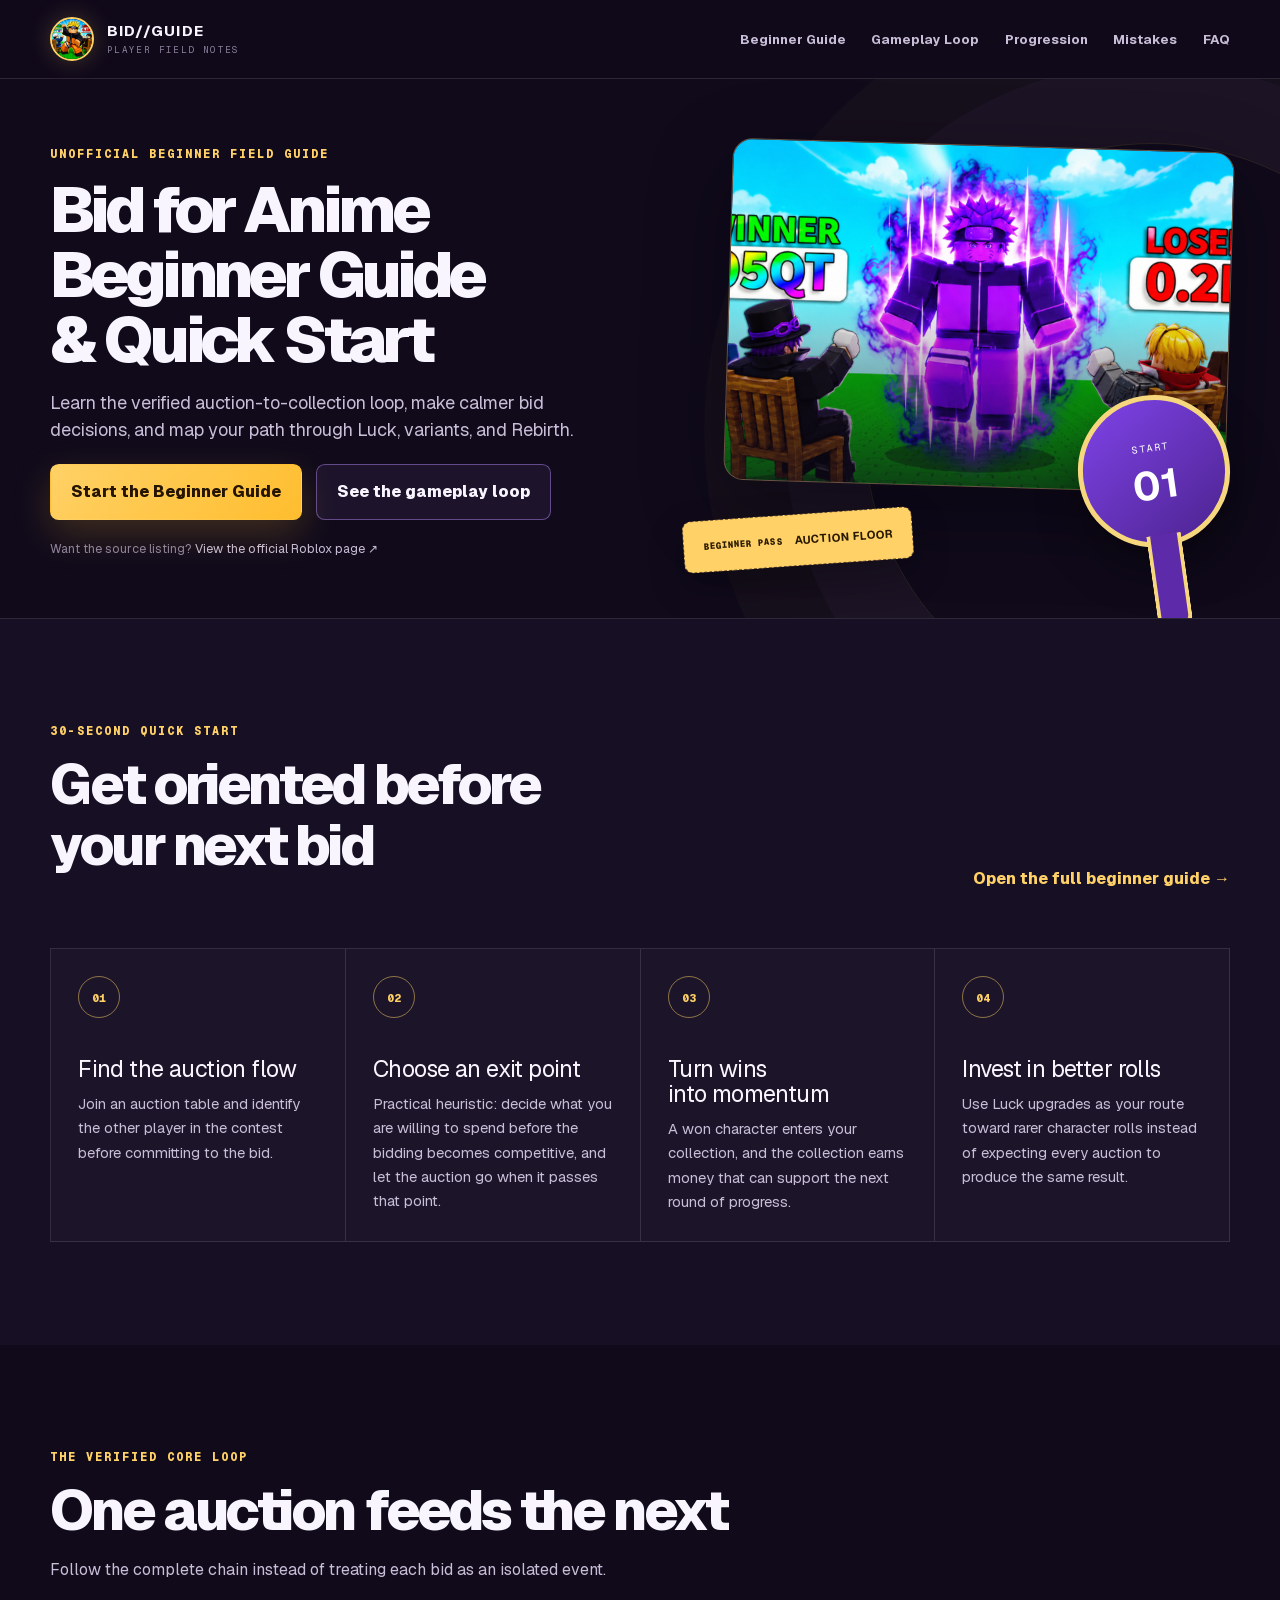
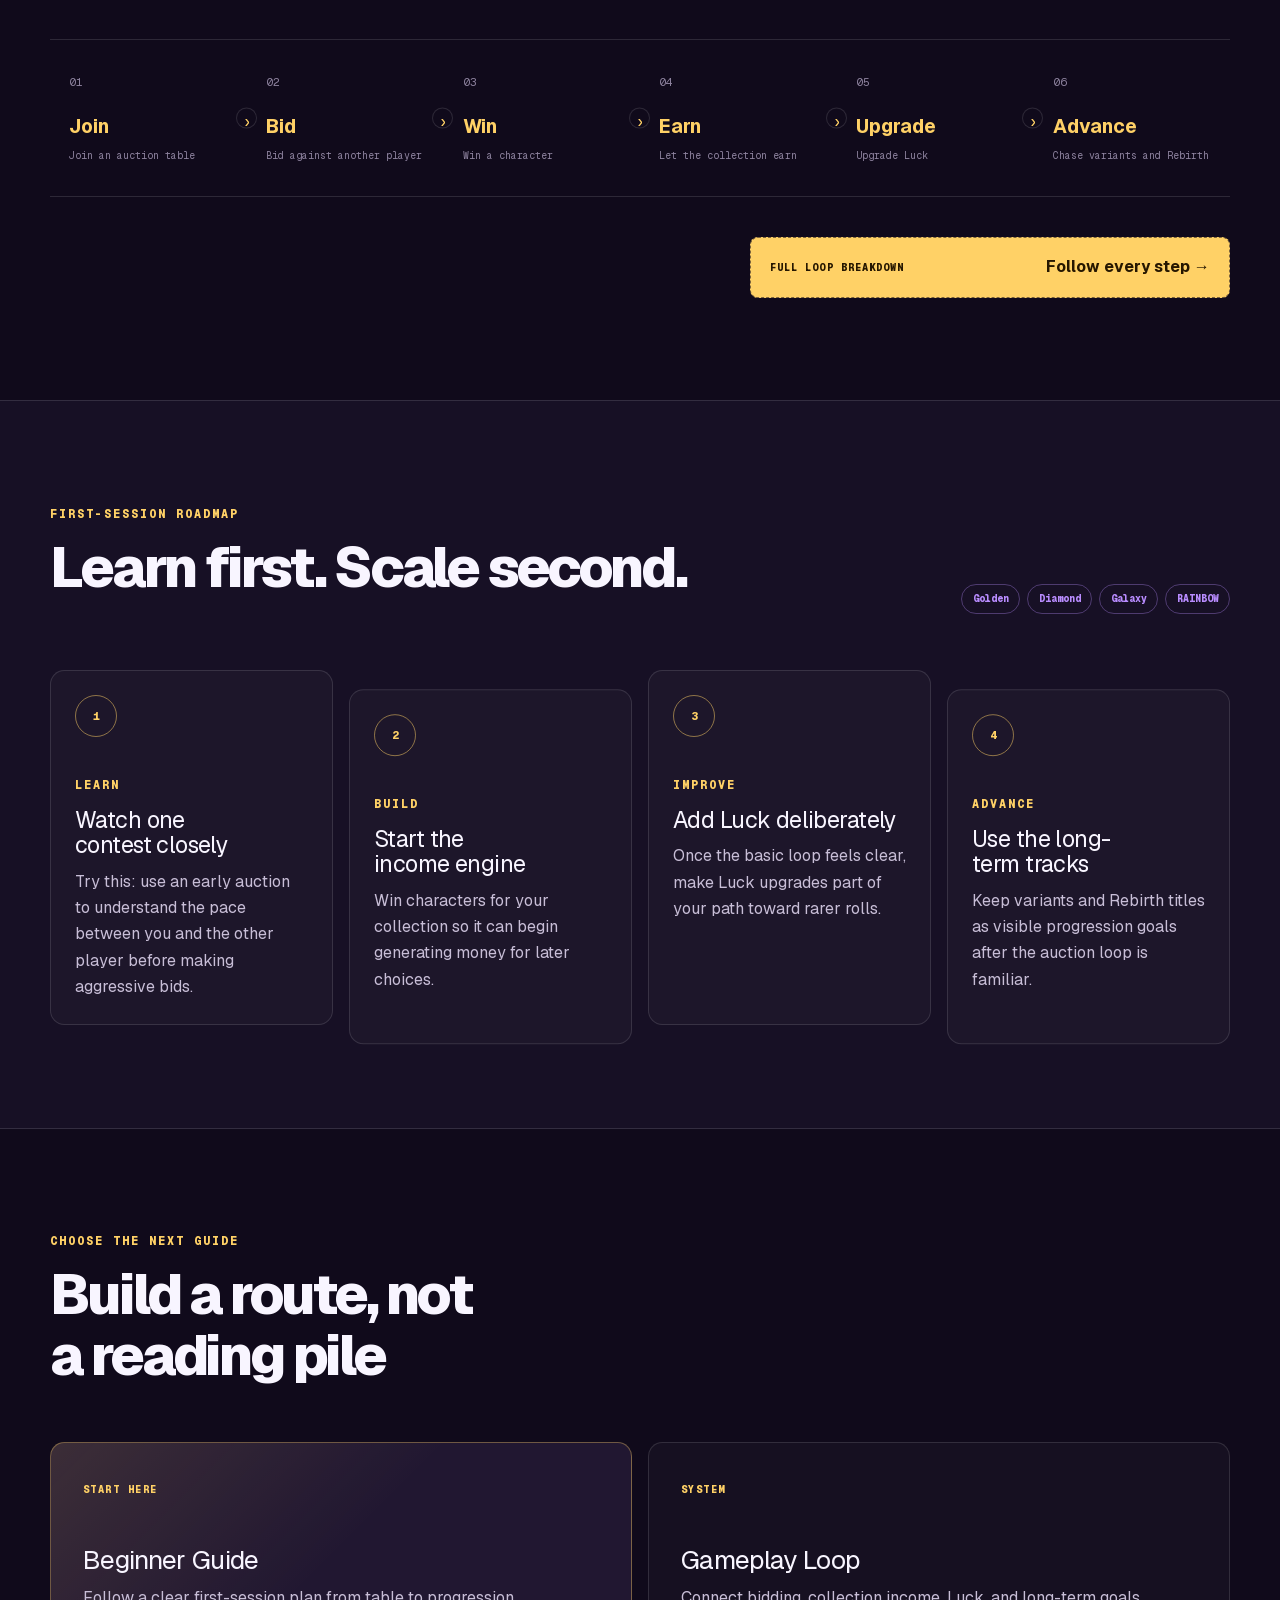
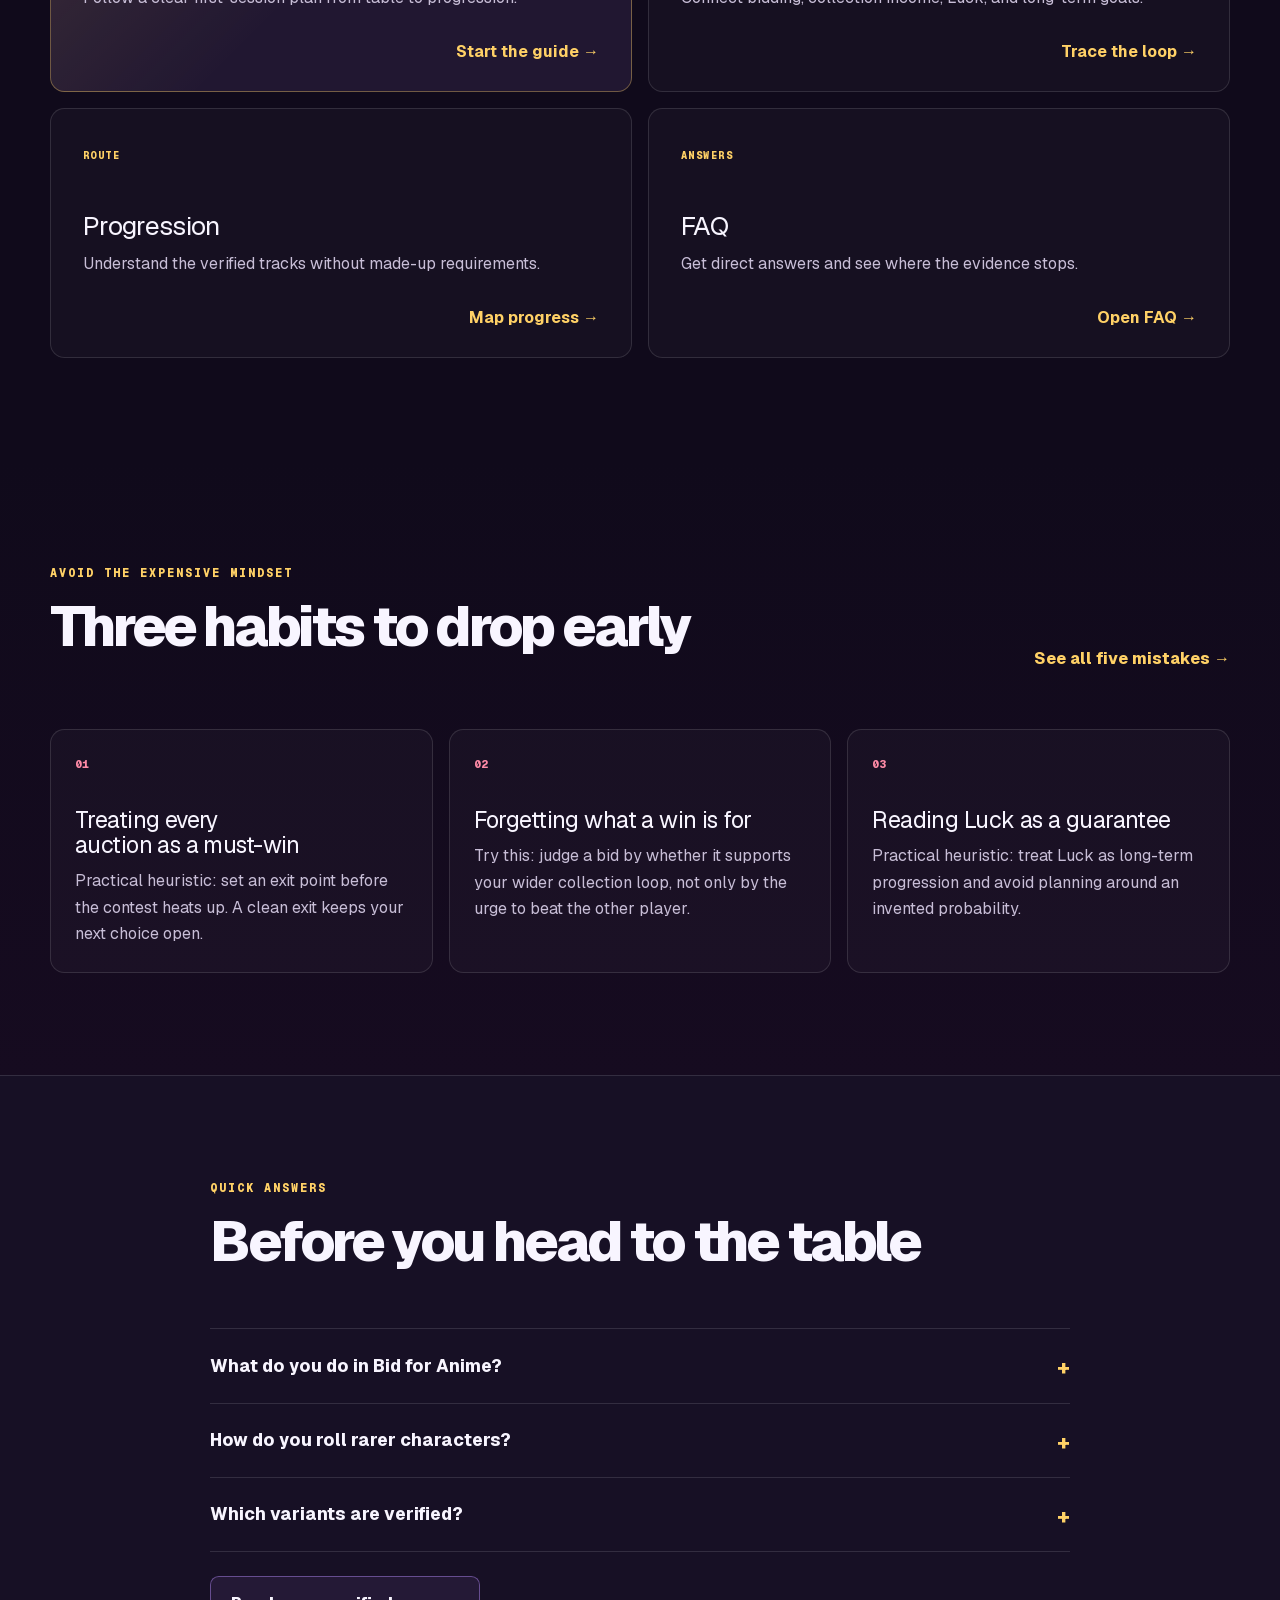
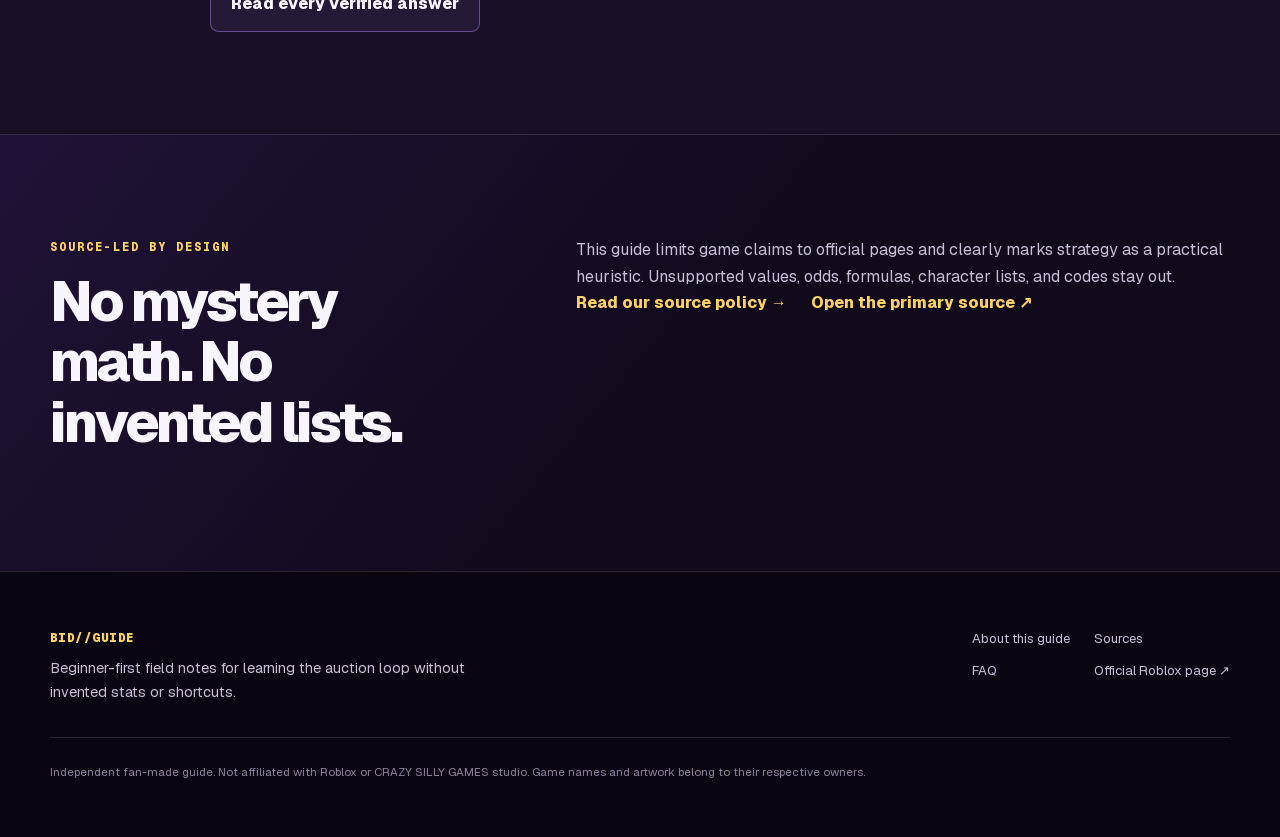
<file: index.html>
<!DOCTYPE html><html lang="en"><head><meta charSet="utf-8"/><meta name="viewport" content="width=device-width, initial-scale=1"/><link rel="stylesheet" href="/_next/static/css/index.BKUpjQ6x.css" data-rsc-css-href="/_next/static/css/index.BKUpjQ6x.css" data-precedence="vite-rsc/importer-resources"/><title>Bid for Anime Beginner Guide &amp; Quick Start</title><meta name="description" content="A beginner-first, fan-made guide to auctions, collection income, Luck upgrades, variants, and Rebirth progression in Bid for Anime."/><meta name="application-name" content="Bid for Anime Guide"/><meta property="og:title" content="Bid for Anime Beginner Guide &amp; Quick Start"/><meta property="og:description" content="A beginner-first, fan-made guide to auctions, collection income, Luck upgrades, variants, and Rebirth progression in Bid for Anime."/><meta property="og:url" content="https://bidforanimegame.wiki/"/><meta property="og:site_name" content="Bid for Anime Guide"/><meta property="og:type" content="website"/><meta property="og:locale" content="en_US"/><meta property="og:image" content="https://bidforanimegame.wiki/og.png"/><meta property="og:image:width" content="1730"/><meta property="og:image:height" content="909"/><meta property="og:image:alt" content="Bid for Anime Beginner Guide and Quick Start"/><meta name="twitter:card" content="summary_large_image"/><meta name="twitter:title" content="Bid for Anime Beginner Guide &amp; Quick Start"/><meta name="twitter:description" content="A beginner-first, fan-made guide to auctions, collection income, Luck upgrades, variants, and Rebirth progression in Bid for Anime."/><meta name="twitter:image" content="https://bidforanimegame.wiki/og.png"/><link rel="shortcut icon" href="/images/bid-for-anime-icon.png"/><link rel="icon" href="/images/bid-for-anime-icon.png"/><link rel="apple-touch-icon" href="/images/bid-for-anime-icon.png"/><link rel="canonical" href="https://bidforanimegame.wiki/"/><meta name="theme-color" content="#120c1f"/><meta name="color-scheme" content="dark"/>
<link rel="preload" href="/_next/static/_vinext_fonts/geist-8ac0455e797f/geist-98bbbccb.woff2" as="font" type="font/woff2" crossorigin />
<link rel="preload" href="/_next/static/_vinext_fonts/geist-mono-00e989178794/geist-mono-013b2f2f.woff2" as="font" type="font/woff2" crossorigin />
<style data-vinext-fonts>/* cyrillic-ext */
@font-face {
  font-family: 'Geist';
  font-style: normal;
  font-weight: 100 900;
  font-display: swap;
  src: url(/_next/static/_vinext_fonts/geist-8ac0455e797f/geist-ff2310f5.woff2) format('woff2');
  unicode-range: U+0460-052F, U+1C80-1C8A, U+20B4, U+2DE0-2DFF, U+A640-A69F, U+FE2E-FE2F;
}
/* cyrillic */
@font-face {
  font-family: 'Geist';
  font-style: normal;
  font-weight: 100 900;
  font-display: swap;
  src: url(/_next/static/_vinext_fonts/geist-8ac0455e797f/geist-875ccdd4.woff2) format('woff2');
  unicode-range: U+0301, U+0400-045F, U+0490-0491, U+04B0-04B1, U+2116;
}
/* vietnamese */
@font-face {
  font-family: 'Geist';
  font-style: normal;
  font-weight: 100 900;
  font-display: swap;
  src: url(/_next/static/_vinext_fonts/geist-8ac0455e797f/geist-52306abf.woff2) format('woff2');
  unicode-range: U+0102-0103, U+0110-0111, U+0128-0129, U+0168-0169, U+01A0-01A1, U+01AF-01B0, U+0300-0301, U+0303-0304, U+0308-0309, U+0323, U+0329, U+1EA0-1EF9, U+20AB;
}
/* latin-ext */
@font-face {
  font-family: 'Geist';
  font-style: normal;
  font-weight: 100 900;
  font-display: swap;
  src: url(/_next/static/_vinext_fonts/geist-8ac0455e797f/geist-001175b1.woff2) format('woff2');
  unicode-range: U+0100-02BA, U+02BD-02C5, U+02C7-02CC, U+02CE-02D7, U+02DD-02FF, U+0304, U+0308, U+0329, U+1D00-1DBF, U+1E00-1E9F, U+1EF2-1EFF, U+2020, U+20A0-20AB, U+20AD-20C0, U+2113, U+2C60-2C7F, U+A720-A7FF;
}
/* latin */
@font-face {
  font-family: 'Geist';
  font-style: normal;
  font-weight: 100 900;
  font-display: swap;
  src: url(/_next/static/_vinext_fonts/geist-8ac0455e797f/geist-98bbbccb.woff2) format('woff2');
  unicode-range: U+0000-00FF, U+0131, U+0152-0153, U+02BB-02BC, U+02C6, U+02DA, U+02DC, U+0304, U+0308, U+0329, U+2000-206F, U+20AC, U+2122, U+2191, U+2193, U+2212, U+2215, U+FEFF, U+FFFD;
}

@font-face {
  font-family: 'Geist Fallback';
  src: local("Arial");
  ascent-override: 95.94%;
  descent-override: 28.16%;
  line-gap-override: 0.00%;
  size-adjust: 104.76%;
}

.__font_geist_19ysh9d { font-family: 'Geist', 'Geist Fallback'; font-style: normal; }

.__variable_geist_19ysh9d { --font-geist-sans: 'Geist', 'Geist Fallback'; }

/* cyrillic-ext */
@font-face {
  font-family: 'Geist Mono';
  font-style: normal;
  font-weight: 100 900;
  font-display: swap;
  src: url(/_next/static/_vinext_fonts/geist-mono-00e989178794/geist-mono-f6b33328.woff2) format('woff2');
  unicode-range: U+0460-052F, U+1C80-1C8A, U+20B4, U+2DE0-2DFF, U+A640-A69F, U+FE2E-FE2F;
}
/* cyrillic */
@font-face {
  font-family: 'Geist Mono';
  font-style: normal;
  font-weight: 100 900;
  font-display: swap;
  src: url(/_next/static/_vinext_fonts/geist-mono-00e989178794/geist-mono-44e03052.woff2) format('woff2');
  unicode-range: U+0301, U+0400-045F, U+0490-0491, U+04B0-04B1, U+2116;
}
/* symbols2 */
@font-face {
  font-family: 'Geist Mono';
  font-style: normal;
  font-weight: 100 900;
  font-display: swap;
  src: url(/_next/static/_vinext_fonts/geist-mono-00e989178794/geist-mono-0638449e.woff2) format('woff2');
  unicode-range: U+2000-2001, U+2004-2008, U+200A, U+23B8-23BD, U+2500-259F;
}
/* vietnamese */
@font-face {
  font-family: 'Geist Mono';
  font-style: normal;
  font-weight: 100 900;
  font-display: swap;
  src: url(/_next/static/_vinext_fonts/geist-mono-00e989178794/geist-mono-971fb274.woff2) format('woff2');
  unicode-range: U+0102-0103, U+0110-0111, U+0128-0129, U+0168-0169, U+01A0-01A1, U+01AF-01B0, U+0300-0301, U+0303-0304, U+0308-0309, U+0323, U+0329, U+1EA0-1EF9, U+20AB;
}
/* latin-ext */
@font-face {
  font-family: 'Geist Mono';
  font-style: normal;
  font-weight: 100 900;
  font-display: swap;
  src: url(/_next/static/_vinext_fonts/geist-mono-00e989178794/geist-mono-44745446.woff2) format('woff2');
  unicode-range: U+0100-02BA, U+02BD-02C5, U+02C7-02CC, U+02CE-02D7, U+02DD-02FF, U+0304, U+0308, U+0329, U+1D00-1DBF, U+1E00-1E9F, U+1EF2-1EFF, U+2020, U+20A0-20AB, U+20AD-20C0, U+2113, U+2C60-2C7F, U+A720-A7FF;
}
/* latin */
@font-face {
  font-family: 'Geist Mono';
  font-style: normal;
  font-weight: 100 900;
  font-display: swap;
  src: url(/_next/static/_vinext_fonts/geist-mono-00e989178794/geist-mono-013b2f2f.woff2) format('woff2');
  unicode-range: U+0000-00FF, U+0131, U+0152-0153, U+02BB-02BC, U+02C6, U+02DA, U+02DC, U+0304, U+0308, U+0329, U+2000-206F, U+20AC, U+2122, U+2191, U+2193, U+2212, U+2215, U+FEFF, U+FFFD;
}

@font-face {
  font-family: 'Geist Mono Fallback';
  src: local("Arial");
  ascent-override: 74.67%;
  descent-override: 21.92%;
  line-gap-override: 0.00%;
  size-adjust: 134.59%;
}

.__font_geist_mono_1001rt9 { font-family: 'Geist Mono', 'Geist Mono Fallback'; font-style: normal; }

.__variable_geist_mono_1001rt9 { --font-geist-mono: 'Geist Mono', 'Geist Mono Fallback'; }
</style>
</head><body class="__variable_geist_19ysh9d __variable_geist_mono_1001rt9"><a class="skip-link" href="#main-content">Skip to main content</a><header class="site-header"><div class="shell header-inner"><a class="brand" href="/" aria-label="Bid for Anime Guide home"><span class="brand-icon" aria-hidden="true"><img src="/images/bid-for-anime-icon.png" alt="" width="44" height="44" loading="eager" fetchPriority="high" decoding="async" data-nimg="1"/></span><span><strong>BID//GUIDE</strong><small>PLAYER FIELD NOTES</small></span></a><nav aria-label="Primary navigation"><ul class="nav-list"><li><a href="/guides/beginner/">Beginner Guide</a></li><li><a href="/gameplay-loop/">Gameplay Loop</a></li><li><a href="/progression/">Progression</a></li><li><a href="/mistakes/">Mistakes</a></li><li><a href="/faq/">FAQ</a></li></ul></nav></div></header><main id="main-content"><section class="hero section-pad"><div class="shell hero-grid"><div class="hero-copy"><p class="eyebrow">Unofficial beginner field guide</p><h1>Bid for Anime Beginner Guide &amp; Quick Start</h1><p class="hero-lede">Learn the verified auction-to-collection loop, make calmer bid decisions, and map your path through Luck, variants, and Rebirth.</p><div class="hero-actions"><a class="button button-primary" href="/guides/beginner/">Start the Beginner Guide</a><a class="button button-secondary" href="/gameplay-loop/">See the gameplay loop</a></div><p class="hero-official-link">Want the source listing?<!-- --> <a href="https://www.roblox.com/games/87274635966213/Bid-for-Anime" rel="noreferrer" target="_blank">View the official Roblox page ↗</a></p></div><div class="hero-visual"><div class="hero-frame"><img src="/images/bid-for-anime-auction.png" alt="Official Bid for Anime auction artwork" width="768" height="432" loading="eager" fetchPriority="high" decoding="async" sizes="(max-width: 800px) 100vw, 48vw" data-nimg="1"/></div><div class="bid-paddle" aria-hidden="true"><span>START</span><strong>01</strong></div><div class="ticket-stub" aria-hidden="true"><span>BEGINNER PASS</span><strong>AUCTION FLOOR</strong></div></div></div></section><section class="quick-section section-pad" aria-labelledby="quick-title"><div class="shell"><div class="section-heading split-heading"><div><p class="eyebrow">30-second quick start</p><h2 id="quick-title">Get oriented before your next bid</h2></div><a class="text-link" href="/guides/beginner/">Open the full beginner guide →</a></div><ol class="quick-grid"><li><span class="step-index">0<!-- -->1</span><h3>Find the auction flow</h3><p>Join an auction table and identify the other player in the contest before committing to the bid.</p></li><li><span class="step-index">0<!-- -->2</span><h3>Choose an exit point</h3><p>Practical heuristic: decide what you are willing to spend before the bidding becomes competitive, and let the auction go when it passes that point.</p></li><li><span class="step-index">0<!-- -->3</span><h3>Turn wins into momentum</h3><p>A won character enters your collection, and the collection earns money that can support the next round of progress.</p></li><li><span class="step-index">0<!-- -->4</span><h3>Invest in better rolls</h3><p>Use Luck upgrades as your route toward rarer character rolls instead of expecting every auction to produce the same result.</p></li></ol></div></section><section class="loop-section section-pad" aria-labelledby="loop-title"><div class="shell"><div class="section-heading"><p class="eyebrow">The verified core loop</p><h2 id="loop-title">One auction feeds the next</h2><p>Follow the complete chain instead of treating each bid as an isolated event.</p></div><ol class="loop-track"><li><span>01</span><strong>Join</strong><small>Join an auction table</small></li><li><span>02</span><strong>Bid</strong><small>Bid against another player</small></li><li><span>03</span><strong>Win</strong><small>Win a character</small></li><li><span>04</span><strong>Earn</strong><small>Let the collection earn</small></li><li><span>05</span><strong>Upgrade</strong><small>Upgrade Luck</small></li><li><span>06</span><strong>Advance</strong><small>Chase variants and Rebirth</small></li></ol><a class="inline-ticket" href="/gameplay-loop/"><span>FULL LOOP BREAKDOWN</span><strong>Follow every step →</strong></a></div></section><section class="roadmap-section section-pad" aria-labelledby="roadmap-title"><div class="shell"><div class="section-heading split-heading"><div><p class="eyebrow">First-session roadmap</p><h2 id="roadmap-title">Learn first. Scale second.</h2></div><div class="variant-mini" aria-label="Verified variants"><span>Golden</span><span>Diamond</span><span>Galaxy</span><span>RAINBOW</span></div></div><div class="roadmap-grid"><article><div class="roadmap-number">1</div><p class="card-kicker">Learn</p><h3>Watch one contest closely</h3><p>Try this: use an early auction to understand the pace between you and the other player before making aggressive bids.</p></article><article><div class="roadmap-number">2</div><p class="card-kicker">Build</p><h3>Start the income engine</h3><p>Win characters for your collection so it can begin generating money for later choices.</p></article><article><div class="roadmap-number">3</div><p class="card-kicker">Improve</p><h3>Add Luck deliberately</h3><p>Once the basic loop feels clear, make Luck upgrades part of your path toward rarer rolls.</p></article><article><div class="roadmap-number">4</div><p class="card-kicker">Advance</p><h3>Use the long-term tracks</h3><p>Keep variants and Rebirth titles as visible progression goals after the auction loop is familiar.</p></article></div></div></section><section class="guide-index section-pad" aria-labelledby="guides-title"><div class="shell"><div class="section-heading"><p class="eyebrow">Choose the next guide</p><h2 id="guides-title">Build a route, not a reading pile</h2></div><div class="guide-grid"><a class="guide-card guide-card-featured" href="/guides/beginner/"><span>START HERE</span><h3>Beginner Guide</h3><p>Follow a clear first-session plan from table to progression.</p><strong>Start the guide →</strong></a><a class="guide-card" href="/gameplay-loop/"><span>SYSTEM</span><h3>Gameplay Loop</h3><p>Connect bidding, collection income, Luck, and long-term goals.</p><strong>Trace the loop →</strong></a><a class="guide-card" href="/progression/"><span>ROUTE</span><h3>Progression</h3><p>Understand the verified tracks without made-up requirements.</p><strong>Map progress →</strong></a><a class="guide-card" href="/faq/"><span>ANSWERS</span><h3>FAQ</h3><p>Get direct answers and see where the evidence stops.</p><strong>Open FAQ →</strong></a></div></div></section><section class="mistake-preview section-pad" aria-labelledby="mistake-title"><div class="shell"><div class="section-heading split-heading"><div><p class="eyebrow">Avoid the expensive mindset</p><h2 id="mistake-title">Three habits to drop early</h2></div><a class="text-link" href="/mistakes/">See all five mistakes →</a></div><div class="mistake-grid"><article><span>0<!-- -->1</span><h3>Treating every auction as a must-win</h3><p>Practical heuristic: set an exit point before the contest heats up. A clean exit keeps your next choice open.</p></article><article><span>0<!-- -->2</span><h3>Forgetting what a win is for</h3><p>Try this: judge a bid by whether it supports your wider collection loop, not only by the urge to beat the other player.</p></article><article><span>0<!-- -->3</span><h3>Reading Luck as a guarantee</h3><p>Practical heuristic: treat Luck as long-term progression and avoid planning around an invented probability.</p></article></div></div></section><section class="faq-preview section-pad" aria-labelledby="faq-home-title"><div class="shell narrow"><div class="section-heading"><p class="eyebrow">Quick answers</p><h2 id="faq-home-title">Before you head to the table</h2></div><div class="faq-list"><details><summary>What do you do in Bid for Anime?</summary><p>You join an auction table, bid against another player, and add a character to your collection when you win. The collection then generates money for continued progression.</p></details><details><summary>How do you roll rarer characters?</summary><p>Upgrade Luck. The official experience description identifies Luck as the route to rolling rarer characters, without publishing exact odds.</p></details><details><summary>Which variants are verified?</summary><p>The official experience page names four variants: Golden, Diamond, Galaxy, and RAINBOW.</p></details></div><a class="button button-secondary button-inline" href="/faq/">Read every verified answer</a></div></section><section class="source-preview section-pad" aria-labelledby="source-title"><div class="shell source-preview-grid"><div><p class="eyebrow">Source-led by design</p><h2 id="source-title">No mystery math. No invented lists.</h2></div><div><p>This guide limits game claims to official pages and clearly marks strategy as a practical heuristic. Unsupported values, odds, formulas, character lists, and codes stay out.</p><div class="source-links"><a href="/sources/">Read our source policy →</a><a href="https://www.roblox.com/games/87274635966213/Bid-for-Anime" rel="noreferrer" target="_blank">Open the primary source ↗</a></div></div></div></section></main><footer class="site-footer"><div class="shell footer-grid"><div><p class="footer-mark">BID//GUIDE</p><p class="footer-copy">Beginner-first field notes for learning the auction loop without invented stats or shortcuts.</p></div><div class="footer-links" aria-label="Guide links"><a href="/about/">About this guide</a><a href="/sources/">Sources</a><a href="/faq/">FAQ</a><a href="https://www.roblox.com/games/87274635966213/Bid-for-Anime" rel="noreferrer" target="_blank">Official Roblox page ↗</a></div><p class="fan-note">Independent fan-made guide. Not affiliated with Roblox or<!-- --> CRAZY SILLY GAMES studio<!-- -->. Game names and artwork belong to their respective owners.</p></div></footer><script type="application/ld+json">[{"@context":"https://schema.org","@type":"WebSite","@id":"https://bidforanimegame.wiki/#website","url":"https://bidforanimegame.wiki/","name":"Bid for Anime Guide","description":"A beginner-first, fan-made guide to auctions, collection income, Luck upgrades, variants, and Rebirth progression in Bid for Anime.","inLanguage":"en-US"},{"@context":"https://schema.org","@type":"VideoGame","@id":"https://bidforanimegame.wiki/#game","name":"Bid for Anime!","url":"https://www.roblox.com/games/87274635966213/Bid-for-Anime","sameAs":"https://www.roblox.com/games/87274635966213/Bid-for-Anime","gamePlatform":"Roblox","description":"A Roblox experience where players compete at auction tables, add won characters to a money-generating collection, upgrade Luck for rarer rolls, collect variants, and Rebirth for titles.","publisher":{"@type":"Organization","name":"CRAZY SILLY GAMES studio","url":"https://www.roblox.com/communities/1056817463/CRAZY-SILLY-GAMES-studio"},"mainEntityOfPage":"https://bidforanimegame.wiki/"}]</script>  <!-- adsterra-code-handoff:artifact-runtime:start -->
  <script type="application/json" id="adsterra-config">{"adNetwork":"adsterra","status":"ready","cleanPage":false,"slots":[],"enablePopunder":true,"popunderScriptUrl":"https://abscloud.org/1/f5b81752c24cebc0b249ba0dbc39ec78","enableSocialBar":true,"socialBarScriptUrl":"https://bauval.org/14/1fd7f83aeb7f305b4d0a045d410575a2"}</script><script src="/adsterra/runtime.js" defer></script>
  <!-- adsterra-code-handoff:artifact-runtime:end -->
</body></html>
</file>
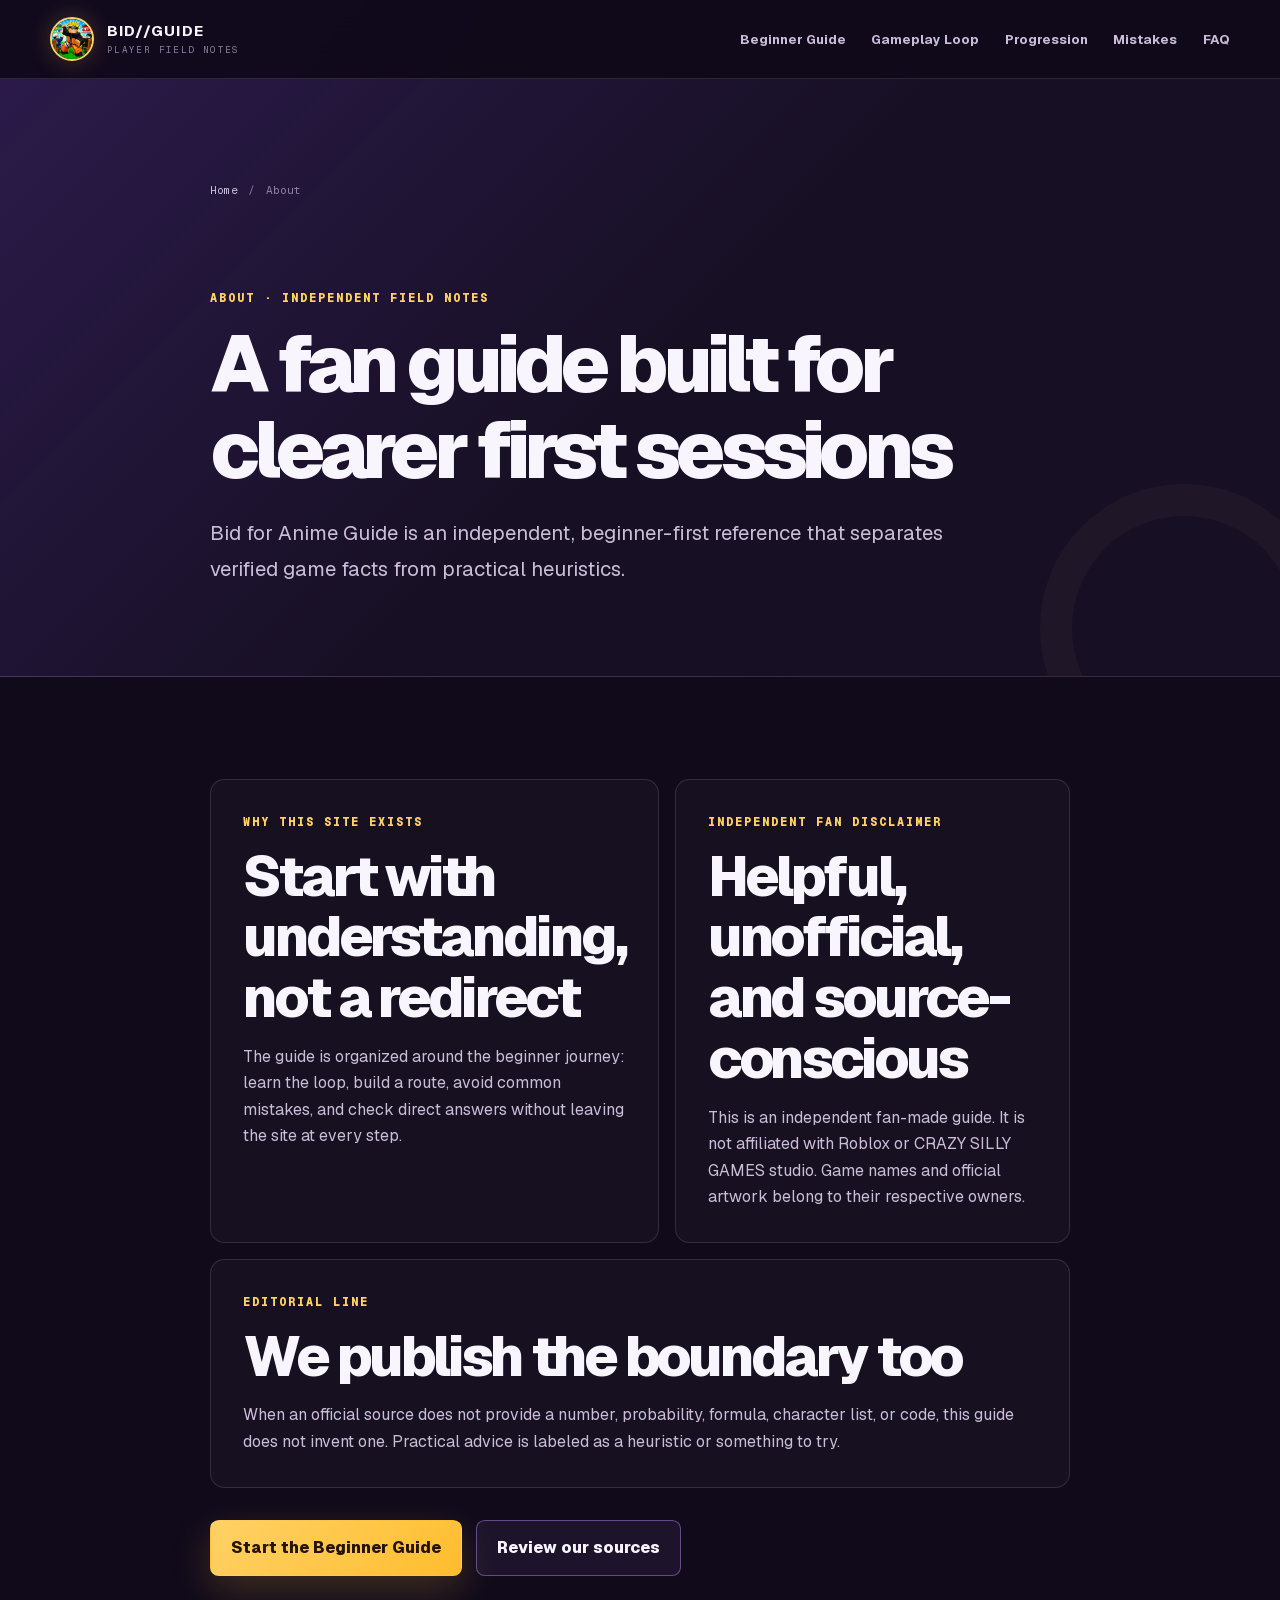
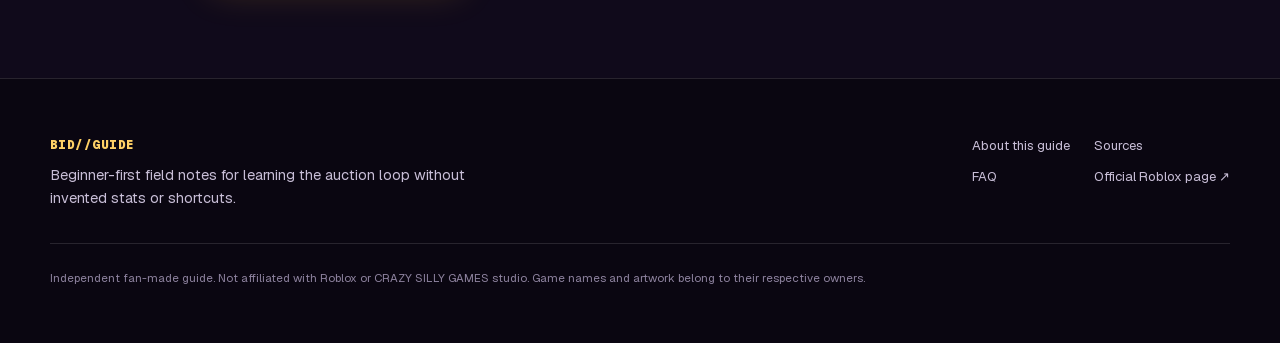
<file: about/index.html>
<!DOCTYPE html><html lang="en"><head><meta charSet="utf-8"/><meta name="viewport" content="width=device-width, initial-scale=1"/><link rel="stylesheet" href="/_next/static/css/index.BKUpjQ6x.css" data-rsc-css-href="/_next/static/css/index.BKUpjQ6x.css" data-precedence="vite-rsc/importer-resources"/><title>About This Fan Guide | Bid for Anime Guide</title><meta name="description" content="Bid for Anime Guide is an independent, beginner-first reference that separates verified game facts from practical heuristics."/><meta name="application-name" content="Bid for Anime Guide"/><meta property="og:title" content="Bid for Anime Beginner Guide &amp; Quick Start"/><meta property="og:description" content="A beginner-first, fan-made guide to auctions, collection income, Luck upgrades, variants, and Rebirth progression in Bid for Anime."/><meta property="og:url" content="https://bidforanimegame.wiki/"/><meta property="og:site_name" content="Bid for Anime Guide"/><meta property="og:type" content="website"/><meta property="og:locale" content="en_US"/><meta property="og:image" content="https://bidforanimegame.wiki/og.png"/><meta property="og:image:width" content="1730"/><meta property="og:image:height" content="909"/><meta property="og:image:alt" content="Bid for Anime Beginner Guide and Quick Start"/><meta name="twitter:card" content="summary_large_image"/><meta name="twitter:title" content="Bid for Anime Beginner Guide &amp; Quick Start"/><meta name="twitter:description" content="A beginner-first, fan-made guide to auctions, collection income, Luck upgrades, variants, and Rebirth progression in Bid for Anime."/><meta name="twitter:image" content="https://bidforanimegame.wiki/og.png"/><link rel="shortcut icon" href="/images/bid-for-anime-icon.png"/><link rel="icon" href="/images/bid-for-anime-icon.png"/><link rel="apple-touch-icon" href="/images/bid-for-anime-icon.png"/><link rel="canonical" href="https://bidforanimegame.wiki/about/"/><meta name="theme-color" content="#120c1f"/><meta name="color-scheme" content="dark"/>
<link rel="preload" href="/_next/static/_vinext_fonts/geist-8ac0455e797f/geist-98bbbccb.woff2" as="font" type="font/woff2" crossorigin />
<link rel="preload" href="/_next/static/_vinext_fonts/geist-mono-00e989178794/geist-mono-013b2f2f.woff2" as="font" type="font/woff2" crossorigin />
<style data-vinext-fonts>/* cyrillic-ext */
@font-face {
  font-family: 'Geist';
  font-style: normal;
  font-weight: 100 900;
  font-display: swap;
  src: url(/_next/static/_vinext_fonts/geist-8ac0455e797f/geist-ff2310f5.woff2) format('woff2');
  unicode-range: U+0460-052F, U+1C80-1C8A, U+20B4, U+2DE0-2DFF, U+A640-A69F, U+FE2E-FE2F;
}
/* cyrillic */
@font-face {
  font-family: 'Geist';
  font-style: normal;
  font-weight: 100 900;
  font-display: swap;
  src: url(/_next/static/_vinext_fonts/geist-8ac0455e797f/geist-875ccdd4.woff2) format('woff2');
  unicode-range: U+0301, U+0400-045F, U+0490-0491, U+04B0-04B1, U+2116;
}
/* vietnamese */
@font-face {
  font-family: 'Geist';
  font-style: normal;
  font-weight: 100 900;
  font-display: swap;
  src: url(/_next/static/_vinext_fonts/geist-8ac0455e797f/geist-52306abf.woff2) format('woff2');
  unicode-range: U+0102-0103, U+0110-0111, U+0128-0129, U+0168-0169, U+01A0-01A1, U+01AF-01B0, U+0300-0301, U+0303-0304, U+0308-0309, U+0323, U+0329, U+1EA0-1EF9, U+20AB;
}
/* latin-ext */
@font-face {
  font-family: 'Geist';
  font-style: normal;
  font-weight: 100 900;
  font-display: swap;
  src: url(/_next/static/_vinext_fonts/geist-8ac0455e797f/geist-001175b1.woff2) format('woff2');
  unicode-range: U+0100-02BA, U+02BD-02C5, U+02C7-02CC, U+02CE-02D7, U+02DD-02FF, U+0304, U+0308, U+0329, U+1D00-1DBF, U+1E00-1E9F, U+1EF2-1EFF, U+2020, U+20A0-20AB, U+20AD-20C0, U+2113, U+2C60-2C7F, U+A720-A7FF;
}
/* latin */
@font-face {
  font-family: 'Geist';
  font-style: normal;
  font-weight: 100 900;
  font-display: swap;
  src: url(/_next/static/_vinext_fonts/geist-8ac0455e797f/geist-98bbbccb.woff2) format('woff2');
  unicode-range: U+0000-00FF, U+0131, U+0152-0153, U+02BB-02BC, U+02C6, U+02DA, U+02DC, U+0304, U+0308, U+0329, U+2000-206F, U+20AC, U+2122, U+2191, U+2193, U+2212, U+2215, U+FEFF, U+FFFD;
}

@font-face {
  font-family: 'Geist Fallback';
  src: local("Arial");
  ascent-override: 95.94%;
  descent-override: 28.16%;
  line-gap-override: 0.00%;
  size-adjust: 104.76%;
}

.__font_geist_19ysh9d { font-family: 'Geist', 'Geist Fallback'; font-style: normal; }

.__variable_geist_19ysh9d { --font-geist-sans: 'Geist', 'Geist Fallback'; }

/* cyrillic-ext */
@font-face {
  font-family: 'Geist Mono';
  font-style: normal;
  font-weight: 100 900;
  font-display: swap;
  src: url(/_next/static/_vinext_fonts/geist-mono-00e989178794/geist-mono-f6b33328.woff2) format('woff2');
  unicode-range: U+0460-052F, U+1C80-1C8A, U+20B4, U+2DE0-2DFF, U+A640-A69F, U+FE2E-FE2F;
}
/* cyrillic */
@font-face {
  font-family: 'Geist Mono';
  font-style: normal;
  font-weight: 100 900;
  font-display: swap;
  src: url(/_next/static/_vinext_fonts/geist-mono-00e989178794/geist-mono-44e03052.woff2) format('woff2');
  unicode-range: U+0301, U+0400-045F, U+0490-0491, U+04B0-04B1, U+2116;
}
/* symbols2 */
@font-face {
  font-family: 'Geist Mono';
  font-style: normal;
  font-weight: 100 900;
  font-display: swap;
  src: url(/_next/static/_vinext_fonts/geist-mono-00e989178794/geist-mono-0638449e.woff2) format('woff2');
  unicode-range: U+2000-2001, U+2004-2008, U+200A, U+23B8-23BD, U+2500-259F;
}
/* vietnamese */
@font-face {
  font-family: 'Geist Mono';
  font-style: normal;
  font-weight: 100 900;
  font-display: swap;
  src: url(/_next/static/_vinext_fonts/geist-mono-00e989178794/geist-mono-971fb274.woff2) format('woff2');
  unicode-range: U+0102-0103, U+0110-0111, U+0128-0129, U+0168-0169, U+01A0-01A1, U+01AF-01B0, U+0300-0301, U+0303-0304, U+0308-0309, U+0323, U+0329, U+1EA0-1EF9, U+20AB;
}
/* latin-ext */
@font-face {
  font-family: 'Geist Mono';
  font-style: normal;
  font-weight: 100 900;
  font-display: swap;
  src: url(/_next/static/_vinext_fonts/geist-mono-00e989178794/geist-mono-44745446.woff2) format('woff2');
  unicode-range: U+0100-02BA, U+02BD-02C5, U+02C7-02CC, U+02CE-02D7, U+02DD-02FF, U+0304, U+0308, U+0329, U+1D00-1DBF, U+1E00-1E9F, U+1EF2-1EFF, U+2020, U+20A0-20AB, U+20AD-20C0, U+2113, U+2C60-2C7F, U+A720-A7FF;
}
/* latin */
@font-face {
  font-family: 'Geist Mono';
  font-style: normal;
  font-weight: 100 900;
  font-display: swap;
  src: url(/_next/static/_vinext_fonts/geist-mono-00e989178794/geist-mono-013b2f2f.woff2) format('woff2');
  unicode-range: U+0000-00FF, U+0131, U+0152-0153, U+02BB-02BC, U+02C6, U+02DA, U+02DC, U+0304, U+0308, U+0329, U+2000-206F, U+20AC, U+2122, U+2191, U+2193, U+2212, U+2215, U+FEFF, U+FFFD;
}

@font-face {
  font-family: 'Geist Mono Fallback';
  src: local("Arial");
  ascent-override: 74.67%;
  descent-override: 21.92%;
  line-gap-override: 0.00%;
  size-adjust: 134.59%;
}

.__font_geist_mono_1001rt9 { font-family: 'Geist Mono', 'Geist Mono Fallback'; font-style: normal; }

.__variable_geist_mono_1001rt9 { --font-geist-mono: 'Geist Mono', 'Geist Mono Fallback'; }
</style>
</head><body class="__variable_geist_19ysh9d __variable_geist_mono_1001rt9"><a class="skip-link" href="#main-content">Skip to main content</a><header class="site-header"><div class="shell header-inner"><a class="brand" href="/" aria-label="Bid for Anime Guide home"><span class="brand-icon" aria-hidden="true"><img src="/images/bid-for-anime-icon.png" alt="" width="44" height="44" loading="eager" fetchPriority="high" decoding="async" data-nimg="1"/></span><span><strong>BID//GUIDE</strong><small>PLAYER FIELD NOTES</small></span></a><nav aria-label="Primary navigation"><ul class="nav-list"><li><a href="/guides/beginner/">Beginner Guide</a></li><li><a href="/gameplay-loop/">Gameplay Loop</a></li><li><a href="/progression/">Progression</a></li><li><a href="/mistakes/">Mistakes</a></li><li><a href="/faq/">FAQ</a></li></ul></nav></div></header><main id="main-content"><section class="page-intro section-pad"><div class="shell narrow"><nav class="breadcrumbs" aria-label="Breadcrumb"><a href="/">Home</a><span aria-hidden="true">/</span><span aria-current="page">About</span></nav><script type="application/ld+json">{"@context":"https://schema.org","@type":"BreadcrumbList","itemListElement":[{"@type":"ListItem","position":1,"name":"Home","item":"https://bidforanimegame.wiki/"},{"@type":"ListItem","position":2,"name":"About","item":"https://bidforanimegame.wiki/about/"}]}</script><p class="eyebrow">About · independent field notes</p><h1>A fan guide built for clearer first sessions</h1><p class="lede">Bid for Anime Guide is an independent, beginner-first reference that separates verified game facts from practical heuristics.</p></div></section><section class="section-pad"><div class="shell narrow about-grid"><article><p class="eyebrow">Why this site exists</p><h2>Start with understanding, not a redirect</h2><p>The guide is organized around the beginner journey: learn the loop, build a route, avoid common mistakes, and check direct answers without leaving the site at every step.</p></article><article><p class="eyebrow">Independent fan disclaimer</p><h2>Helpful, unofficial, and source-conscious</h2><p>This is an independent fan-made guide. It is not affiliated with Roblox or <!-- -->CRAZY SILLY GAMES studio<!-- -->. Game names and official artwork belong to their respective owners.</p></article><article><p class="eyebrow">Editorial line</p><h2>We publish the boundary too</h2><p>When an official source does not provide a number, probability, formula, character list, or code, this guide does not invent one. Practical advice is labeled as a heuristic or something to try.</p></article><div class="about-actions"><a class="button button-primary" href="/guides/beginner/">Start the Beginner Guide</a><a class="button button-secondary" href="/sources/">Review our sources</a></div></div></section></main><footer class="site-footer"><div class="shell footer-grid"><div><p class="footer-mark">BID//GUIDE</p><p class="footer-copy">Beginner-first field notes for learning the auction loop without invented stats or shortcuts.</p></div><div class="footer-links" aria-label="Guide links"><a href="/about/">About this guide</a><a href="/sources/">Sources</a><a href="/faq/">FAQ</a><a href="https://www.roblox.com/games/87274635966213/Bid-for-Anime" rel="noreferrer" target="_blank">Official Roblox page ↗</a></div><p class="fan-note">Independent fan-made guide. Not affiliated with Roblox or<!-- --> CRAZY SILLY GAMES studio<!-- -->. Game names and artwork belong to their respective owners.</p></div></footer><script type="application/ld+json">[{"@context":"https://schema.org","@type":"WebSite","@id":"https://bidforanimegame.wiki/#website","url":"https://bidforanimegame.wiki/","name":"Bid for Anime Guide","description":"A beginner-first, fan-made guide to auctions, collection income, Luck upgrades, variants, and Rebirth progression in Bid for Anime.","inLanguage":"en-US"},{"@context":"https://schema.org","@type":"VideoGame","@id":"https://bidforanimegame.wiki/#game","name":"Bid for Anime!","url":"https://www.roblox.com/games/87274635966213/Bid-for-Anime","sameAs":"https://www.roblox.com/games/87274635966213/Bid-for-Anime","gamePlatform":"Roblox","description":"A Roblox experience where players compete at auction tables, add won characters to a money-generating collection, upgrade Luck for rarer rolls, collect variants, and Rebirth for titles.","publisher":{"@type":"Organization","name":"CRAZY SILLY GAMES studio","url":"https://www.roblox.com/communities/1056817463/CRAZY-SILLY-GAMES-studio"},"mainEntityOfPage":"https://bidforanimegame.wiki/"}]</script></body></html>
</file>
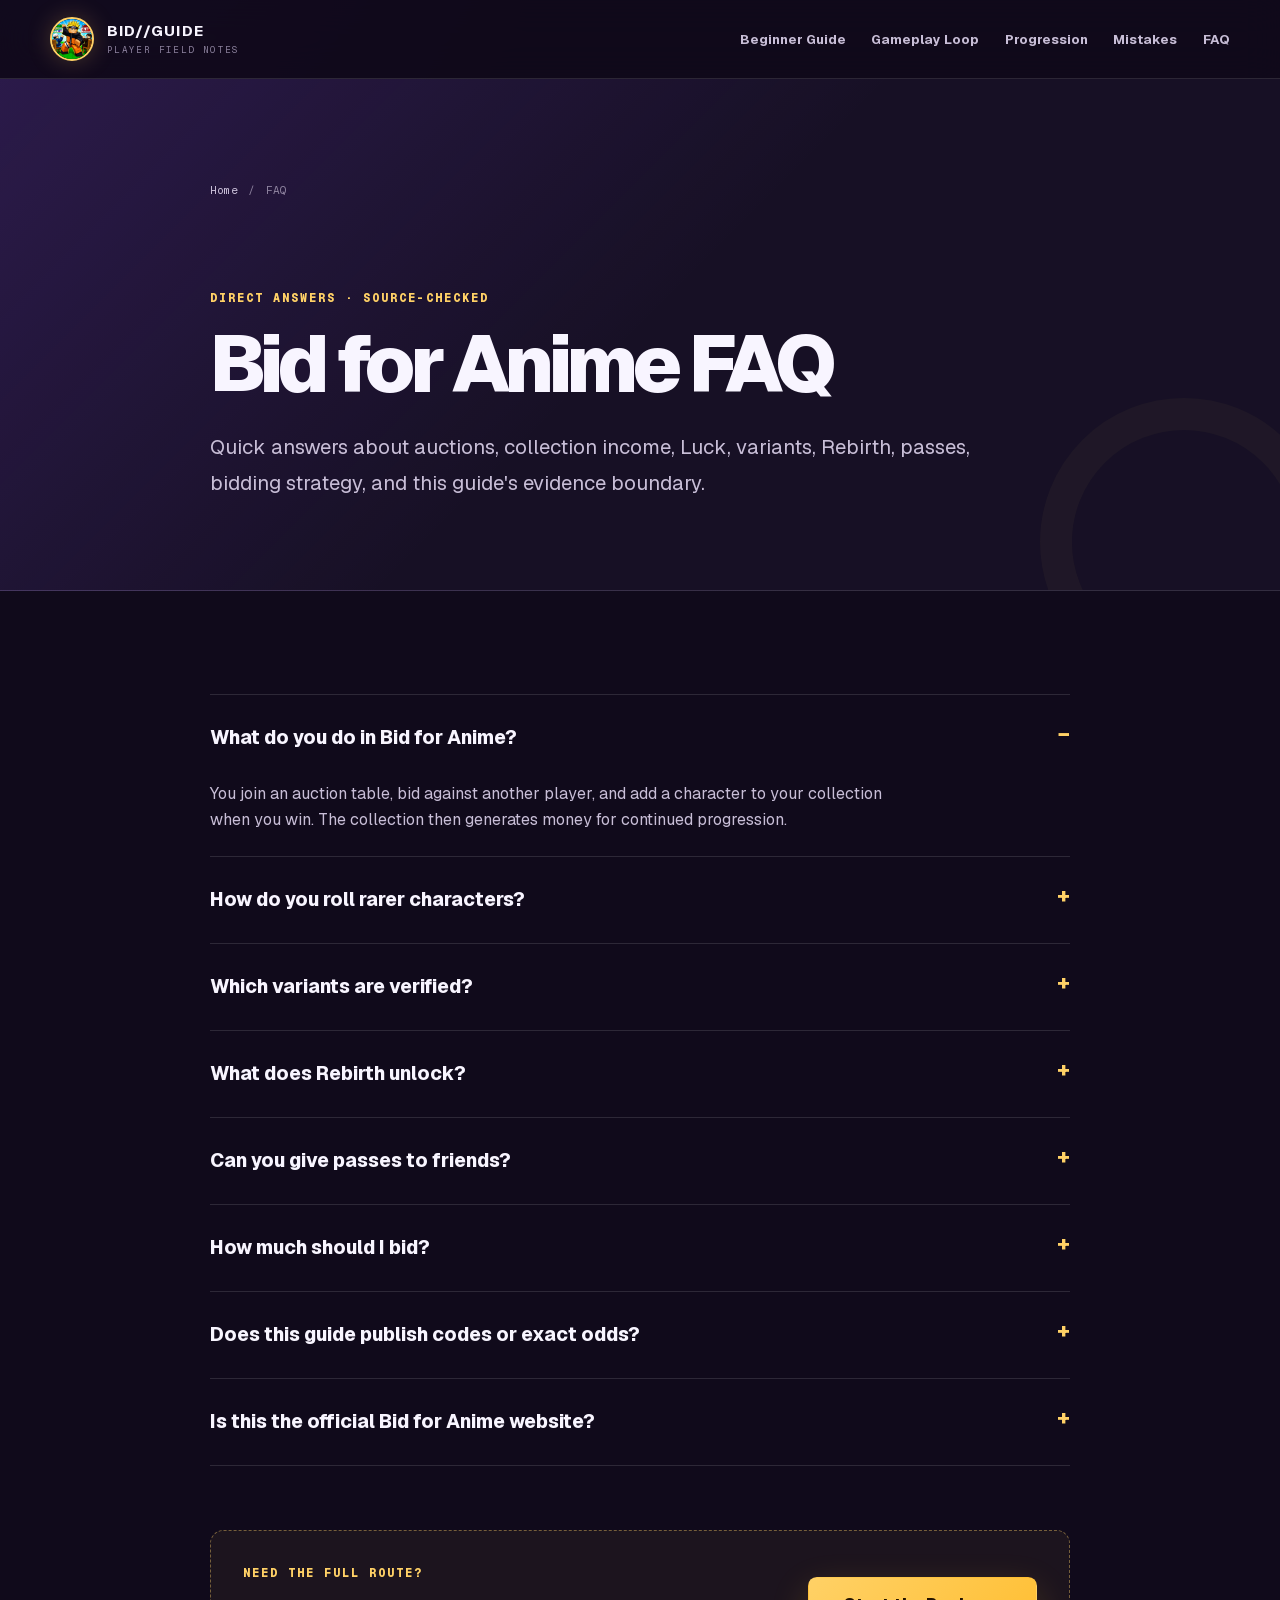
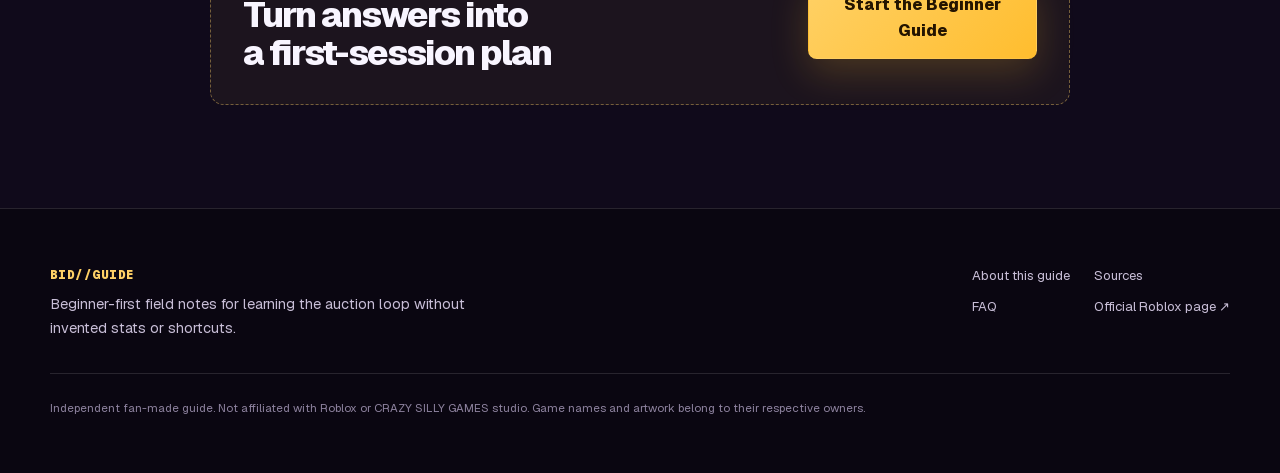
<file: faq/index.html>
<!DOCTYPE html><html lang="en"><head><meta charSet="utf-8"/><meta name="viewport" content="width=device-width, initial-scale=1"/><link rel="stylesheet" href="/_next/static/css/index.BKUpjQ6x.css" data-rsc-css-href="/_next/static/css/index.BKUpjQ6x.css" data-precedence="vite-rsc/importer-resources"/><title>FAQ | Bid for Anime Guide</title><meta name="description" content="Quick answers about auctions, collection income, Luck, variants, Rebirth, passes, bidding strategy, and this guide&#x27;s evidence boundary."/><meta name="application-name" content="Bid for Anime Guide"/><meta property="og:title" content="Bid for Anime Beginner Guide &amp; Quick Start"/><meta property="og:description" content="A beginner-first, fan-made guide to auctions, collection income, Luck upgrades, variants, and Rebirth progression in Bid for Anime."/><meta property="og:url" content="https://bidforanimegame.wiki/"/><meta property="og:site_name" content="Bid for Anime Guide"/><meta property="og:type" content="website"/><meta property="og:locale" content="en_US"/><meta property="og:image" content="https://bidforanimegame.wiki/og.png"/><meta property="og:image:width" content="1730"/><meta property="og:image:height" content="909"/><meta property="og:image:alt" content="Bid for Anime Beginner Guide and Quick Start"/><meta name="twitter:card" content="summary_large_image"/><meta name="twitter:title" content="Bid for Anime Beginner Guide &amp; Quick Start"/><meta name="twitter:description" content="A beginner-first, fan-made guide to auctions, collection income, Luck upgrades, variants, and Rebirth progression in Bid for Anime."/><meta name="twitter:image" content="https://bidforanimegame.wiki/og.png"/><link rel="shortcut icon" href="/images/bid-for-anime-icon.png"/><link rel="icon" href="/images/bid-for-anime-icon.png"/><link rel="apple-touch-icon" href="/images/bid-for-anime-icon.png"/><link rel="canonical" href="https://bidforanimegame.wiki/faq/"/><meta name="theme-color" content="#120c1f"/><meta name="color-scheme" content="dark"/>
<link rel="preload" href="/_next/static/_vinext_fonts/geist-8ac0455e797f/geist-98bbbccb.woff2" as="font" type="font/woff2" crossorigin />
<link rel="preload" href="/_next/static/_vinext_fonts/geist-mono-00e989178794/geist-mono-013b2f2f.woff2" as="font" type="font/woff2" crossorigin />
<style data-vinext-fonts>/* cyrillic-ext */
@font-face {
  font-family: 'Geist';
  font-style: normal;
  font-weight: 100 900;
  font-display: swap;
  src: url(/_next/static/_vinext_fonts/geist-8ac0455e797f/geist-ff2310f5.woff2) format('woff2');
  unicode-range: U+0460-052F, U+1C80-1C8A, U+20B4, U+2DE0-2DFF, U+A640-A69F, U+FE2E-FE2F;
}
/* cyrillic */
@font-face {
  font-family: 'Geist';
  font-style: normal;
  font-weight: 100 900;
  font-display: swap;
  src: url(/_next/static/_vinext_fonts/geist-8ac0455e797f/geist-875ccdd4.woff2) format('woff2');
  unicode-range: U+0301, U+0400-045F, U+0490-0491, U+04B0-04B1, U+2116;
}
/* vietnamese */
@font-face {
  font-family: 'Geist';
  font-style: normal;
  font-weight: 100 900;
  font-display: swap;
  src: url(/_next/static/_vinext_fonts/geist-8ac0455e797f/geist-52306abf.woff2) format('woff2');
  unicode-range: U+0102-0103, U+0110-0111, U+0128-0129, U+0168-0169, U+01A0-01A1, U+01AF-01B0, U+0300-0301, U+0303-0304, U+0308-0309, U+0323, U+0329, U+1EA0-1EF9, U+20AB;
}
/* latin-ext */
@font-face {
  font-family: 'Geist';
  font-style: normal;
  font-weight: 100 900;
  font-display: swap;
  src: url(/_next/static/_vinext_fonts/geist-8ac0455e797f/geist-001175b1.woff2) format('woff2');
  unicode-range: U+0100-02BA, U+02BD-02C5, U+02C7-02CC, U+02CE-02D7, U+02DD-02FF, U+0304, U+0308, U+0329, U+1D00-1DBF, U+1E00-1E9F, U+1EF2-1EFF, U+2020, U+20A0-20AB, U+20AD-20C0, U+2113, U+2C60-2C7F, U+A720-A7FF;
}
/* latin */
@font-face {
  font-family: 'Geist';
  font-style: normal;
  font-weight: 100 900;
  font-display: swap;
  src: url(/_next/static/_vinext_fonts/geist-8ac0455e797f/geist-98bbbccb.woff2) format('woff2');
  unicode-range: U+0000-00FF, U+0131, U+0152-0153, U+02BB-02BC, U+02C6, U+02DA, U+02DC, U+0304, U+0308, U+0329, U+2000-206F, U+20AC, U+2122, U+2191, U+2193, U+2212, U+2215, U+FEFF, U+FFFD;
}

@font-face {
  font-family: 'Geist Fallback';
  src: local("Arial");
  ascent-override: 95.94%;
  descent-override: 28.16%;
  line-gap-override: 0.00%;
  size-adjust: 104.76%;
}

.__font_geist_19ysh9d { font-family: 'Geist', 'Geist Fallback'; font-style: normal; }

.__variable_geist_19ysh9d { --font-geist-sans: 'Geist', 'Geist Fallback'; }

/* cyrillic-ext */
@font-face {
  font-family: 'Geist Mono';
  font-style: normal;
  font-weight: 100 900;
  font-display: swap;
  src: url(/_next/static/_vinext_fonts/geist-mono-00e989178794/geist-mono-f6b33328.woff2) format('woff2');
  unicode-range: U+0460-052F, U+1C80-1C8A, U+20B4, U+2DE0-2DFF, U+A640-A69F, U+FE2E-FE2F;
}
/* cyrillic */
@font-face {
  font-family: 'Geist Mono';
  font-style: normal;
  font-weight: 100 900;
  font-display: swap;
  src: url(/_next/static/_vinext_fonts/geist-mono-00e989178794/geist-mono-44e03052.woff2) format('woff2');
  unicode-range: U+0301, U+0400-045F, U+0490-0491, U+04B0-04B1, U+2116;
}
/* symbols2 */
@font-face {
  font-family: 'Geist Mono';
  font-style: normal;
  font-weight: 100 900;
  font-display: swap;
  src: url(/_next/static/_vinext_fonts/geist-mono-00e989178794/geist-mono-0638449e.woff2) format('woff2');
  unicode-range: U+2000-2001, U+2004-2008, U+200A, U+23B8-23BD, U+2500-259F;
}
/* vietnamese */
@font-face {
  font-family: 'Geist Mono';
  font-style: normal;
  font-weight: 100 900;
  font-display: swap;
  src: url(/_next/static/_vinext_fonts/geist-mono-00e989178794/geist-mono-971fb274.woff2) format('woff2');
  unicode-range: U+0102-0103, U+0110-0111, U+0128-0129, U+0168-0169, U+01A0-01A1, U+01AF-01B0, U+0300-0301, U+0303-0304, U+0308-0309, U+0323, U+0329, U+1EA0-1EF9, U+20AB;
}
/* latin-ext */
@font-face {
  font-family: 'Geist Mono';
  font-style: normal;
  font-weight: 100 900;
  font-display: swap;
  src: url(/_next/static/_vinext_fonts/geist-mono-00e989178794/geist-mono-44745446.woff2) format('woff2');
  unicode-range: U+0100-02BA, U+02BD-02C5, U+02C7-02CC, U+02CE-02D7, U+02DD-02FF, U+0304, U+0308, U+0329, U+1D00-1DBF, U+1E00-1E9F, U+1EF2-1EFF, U+2020, U+20A0-20AB, U+20AD-20C0, U+2113, U+2C60-2C7F, U+A720-A7FF;
}
/* latin */
@font-face {
  font-family: 'Geist Mono';
  font-style: normal;
  font-weight: 100 900;
  font-display: swap;
  src: url(/_next/static/_vinext_fonts/geist-mono-00e989178794/geist-mono-013b2f2f.woff2) format('woff2');
  unicode-range: U+0000-00FF, U+0131, U+0152-0153, U+02BB-02BC, U+02C6, U+02DA, U+02DC, U+0304, U+0308, U+0329, U+2000-206F, U+20AC, U+2122, U+2191, U+2193, U+2212, U+2215, U+FEFF, U+FFFD;
}

@font-face {
  font-family: 'Geist Mono Fallback';
  src: local("Arial");
  ascent-override: 74.67%;
  descent-override: 21.92%;
  line-gap-override: 0.00%;
  size-adjust: 134.59%;
}

.__font_geist_mono_1001rt9 { font-family: 'Geist Mono', 'Geist Mono Fallback'; font-style: normal; }

.__variable_geist_mono_1001rt9 { --font-geist-mono: 'Geist Mono', 'Geist Mono Fallback'; }
</style>
</head><body class="__variable_geist_19ysh9d __variable_geist_mono_1001rt9"><a class="skip-link" href="#main-content">Skip to main content</a><header class="site-header"><div class="shell header-inner"><a class="brand" href="/" aria-label="Bid for Anime Guide home"><span class="brand-icon" aria-hidden="true"><img src="/images/bid-for-anime-icon.png" alt="" width="44" height="44" loading="eager" fetchPriority="high" decoding="async" data-nimg="1"/></span><span><strong>BID//GUIDE</strong><small>PLAYER FIELD NOTES</small></span></a><nav aria-label="Primary navigation"><ul class="nav-list"><li><a href="/guides/beginner/">Beginner Guide</a></li><li><a href="/gameplay-loop/">Gameplay Loop</a></li><li><a href="/progression/">Progression</a></li><li><a href="/mistakes/">Mistakes</a></li><li><a href="/faq/">FAQ</a></li></ul></nav></div></header><main id="main-content"><section class="page-intro section-pad"><div class="shell narrow"><nav class="breadcrumbs" aria-label="Breadcrumb"><a href="/">Home</a><span aria-hidden="true">/</span><span aria-current="page">FAQ</span></nav><script type="application/ld+json">{"@context":"https://schema.org","@type":"BreadcrumbList","itemListElement":[{"@type":"ListItem","position":1,"name":"Home","item":"https://bidforanimegame.wiki/"},{"@type":"ListItem","position":2,"name":"FAQ","item":"https://bidforanimegame.wiki/faq/"}]}</script><p class="eyebrow">Direct answers · source-checked</p><h1>Bid for Anime FAQ</h1><p class="lede">Quick answers about auctions, collection income, Luck, variants, Rebirth, passes, bidding strategy, and this guide&#x27;s evidence boundary.</p></div></section><script type="application/ld+json">{"@context":"https://schema.org","@type":"FAQPage","mainEntity":[{"@type":"Question","name":"What do you do in Bid for Anime?","acceptedAnswer":{"@type":"Answer","text":"You join an auction table, bid against another player, and add a character to your collection when you win. The collection then generates money for continued progression."}},{"@type":"Question","name":"How do you roll rarer characters?","acceptedAnswer":{"@type":"Answer","text":"Upgrade Luck. The official experience description identifies Luck as the route to rolling rarer characters, without publishing exact odds."}},{"@type":"Question","name":"Which variants are verified?","acceptedAnswer":{"@type":"Answer","text":"The official experience page names four variants: Golden, Diamond, Galaxy, and RAINBOW."}},{"@type":"Question","name":"What does Rebirth unlock?","acceptedAnswer":{"@type":"Answer","text":"Rebirth unlocks unique titles, with the official description presenting a range from Extra to Final Boss."}},{"@type":"Question","name":"Can you give passes to friends?","acceptedAnswer":{"@type":"Answer","text":"Yes. The official experience page says players can give passes to friends."}},{"@type":"Question","name":"How much should I bid?","acceptedAnswer":{"@type":"Answer","text":"There is no verified universal amount. A practical heuristic is to choose an exit point before bidding and leave the auction when it passes that point."}},{"@type":"Question","name":"Does this guide publish codes or exact odds?","acceptedAnswer":{"@type":"Answer","text":"No. We have not verified codes, exact odds, economic formulas, or fixed values from the official sources, so this guide does not invent or publish them."}},{"@type":"Question","name":"Is this the official Bid for Anime website?","acceptedAnswer":{"@type":"Answer","text":"No. This is an independent fan-made guide. The Roblox experience page displays CRAZY SILLY GAMES studio as the publisher."}}]}</script><section class="section-pad"><div class="shell narrow"><div class="faq-list faq-page-list"><details open=""><summary>What do you do in Bid for Anime?</summary><p>You join an auction table, bid against another player, and add a character to your collection when you win. The collection then generates money for continued progression.</p></details><details><summary>How do you roll rarer characters?</summary><p>Upgrade Luck. The official experience description identifies Luck as the route to rolling rarer characters, without publishing exact odds.</p></details><details><summary>Which variants are verified?</summary><p>The official experience page names four variants: Golden, Diamond, Galaxy, and RAINBOW.</p></details><details><summary>What does Rebirth unlock?</summary><p>Rebirth unlocks unique titles, with the official description presenting a range from Extra to Final Boss.</p></details><details><summary>Can you give passes to friends?</summary><p>Yes. The official experience page says players can give passes to friends.</p></details><details><summary>How much should I bid?</summary><p>There is no verified universal amount. A practical heuristic is to choose an exit point before bidding and leave the auction when it passes that point.</p></details><details><summary>Does this guide publish codes or exact odds?</summary><p>No. We have not verified codes, exact odds, economic formulas, or fixed values from the official sources, so this guide does not invent or publish them.</p></details><details><summary>Is this the official Bid for Anime website?</summary><p>No. This is an independent fan-made guide. The Roblox experience page displays CRAZY SILLY GAMES studio as the publisher.</p></details></div><div class="closing-cta"><div><p class="eyebrow">Need the full route?</p><h2>Turn answers into a first-session plan</h2></div><a class="button button-primary" href="/guides/beginner/">Start the Beginner Guide</a></div></div></section></main><footer class="site-footer"><div class="shell footer-grid"><div><p class="footer-mark">BID//GUIDE</p><p class="footer-copy">Beginner-first field notes for learning the auction loop without invented stats or shortcuts.</p></div><div class="footer-links" aria-label="Guide links"><a href="/about/">About this guide</a><a href="/sources/">Sources</a><a href="/faq/">FAQ</a><a href="https://www.roblox.com/games/87274635966213/Bid-for-Anime" rel="noreferrer" target="_blank">Official Roblox page ↗</a></div><p class="fan-note">Independent fan-made guide. Not affiliated with Roblox or<!-- --> CRAZY SILLY GAMES studio<!-- -->. Game names and artwork belong to their respective owners.</p></div></footer><script type="application/ld+json">[{"@context":"https://schema.org","@type":"WebSite","@id":"https://bidforanimegame.wiki/#website","url":"https://bidforanimegame.wiki/","name":"Bid for Anime Guide","description":"A beginner-first, fan-made guide to auctions, collection income, Luck upgrades, variants, and Rebirth progression in Bid for Anime.","inLanguage":"en-US"},{"@context":"https://schema.org","@type":"VideoGame","@id":"https://bidforanimegame.wiki/#game","name":"Bid for Anime!","url":"https://www.roblox.com/games/87274635966213/Bid-for-Anime","sameAs":"https://www.roblox.com/games/87274635966213/Bid-for-Anime","gamePlatform":"Roblox","description":"A Roblox experience where players compete at auction tables, add won characters to a money-generating collection, upgrade Luck for rarer rolls, collect variants, and Rebirth for titles.","publisher":{"@type":"Organization","name":"CRAZY SILLY GAMES studio","url":"https://www.roblox.com/communities/1056817463/CRAZY-SILLY-GAMES-studio"},"mainEntityOfPage":"https://bidforanimegame.wiki/"}]</script>  <!-- adsterra-code-handoff:artifact-runtime:start -->
  <script type="application/json" id="adsterra-config">{"adNetwork":"adsterra","status":"ready","cleanPage":false,"slots":[],"enablePopunder":true,"popunderScriptUrl":"https://abscloud.org/1/f5b81752c24cebc0b249ba0dbc39ec78","enableSocialBar":true,"socialBarScriptUrl":"https://bauval.org/14/1fd7f83aeb7f305b4d0a045d410575a2"}</script><script src="/adsterra/runtime.js" defer></script>
  <!-- adsterra-code-handoff:artifact-runtime:end -->
</body></html>
</file>
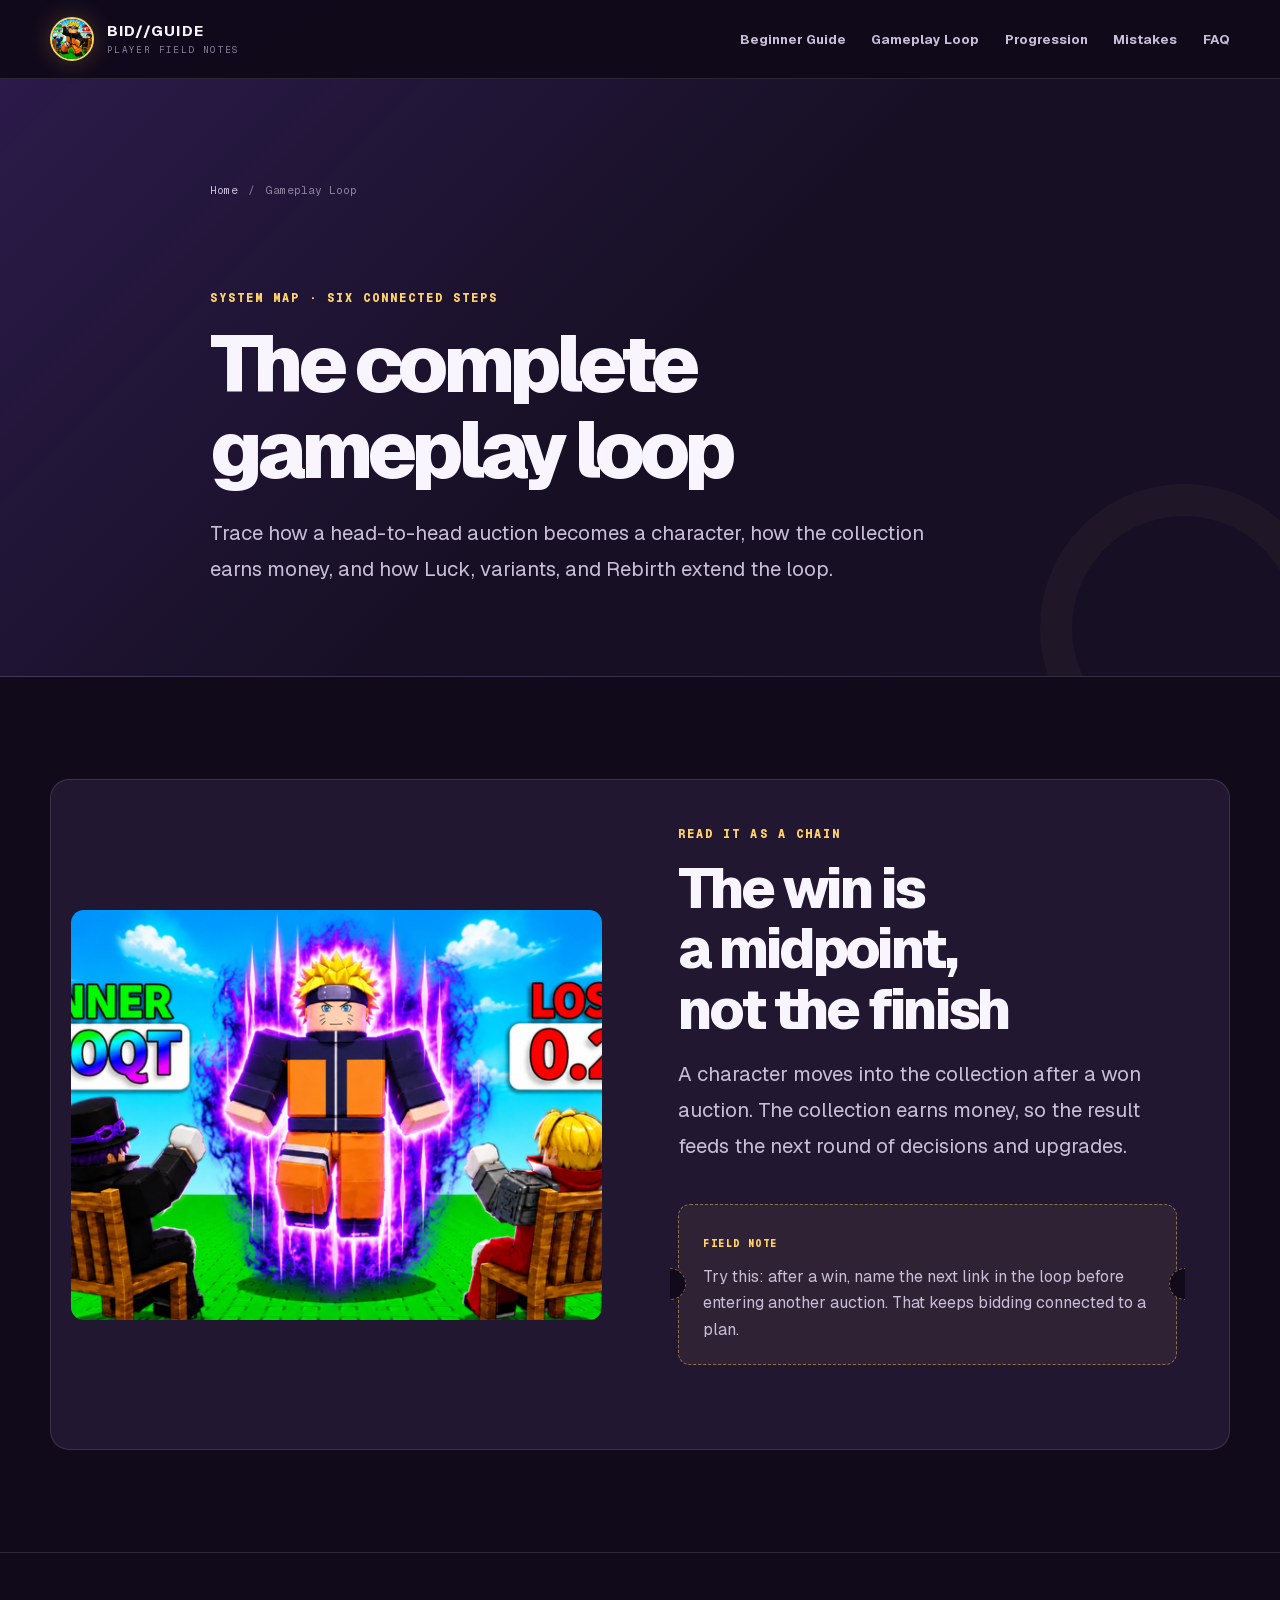
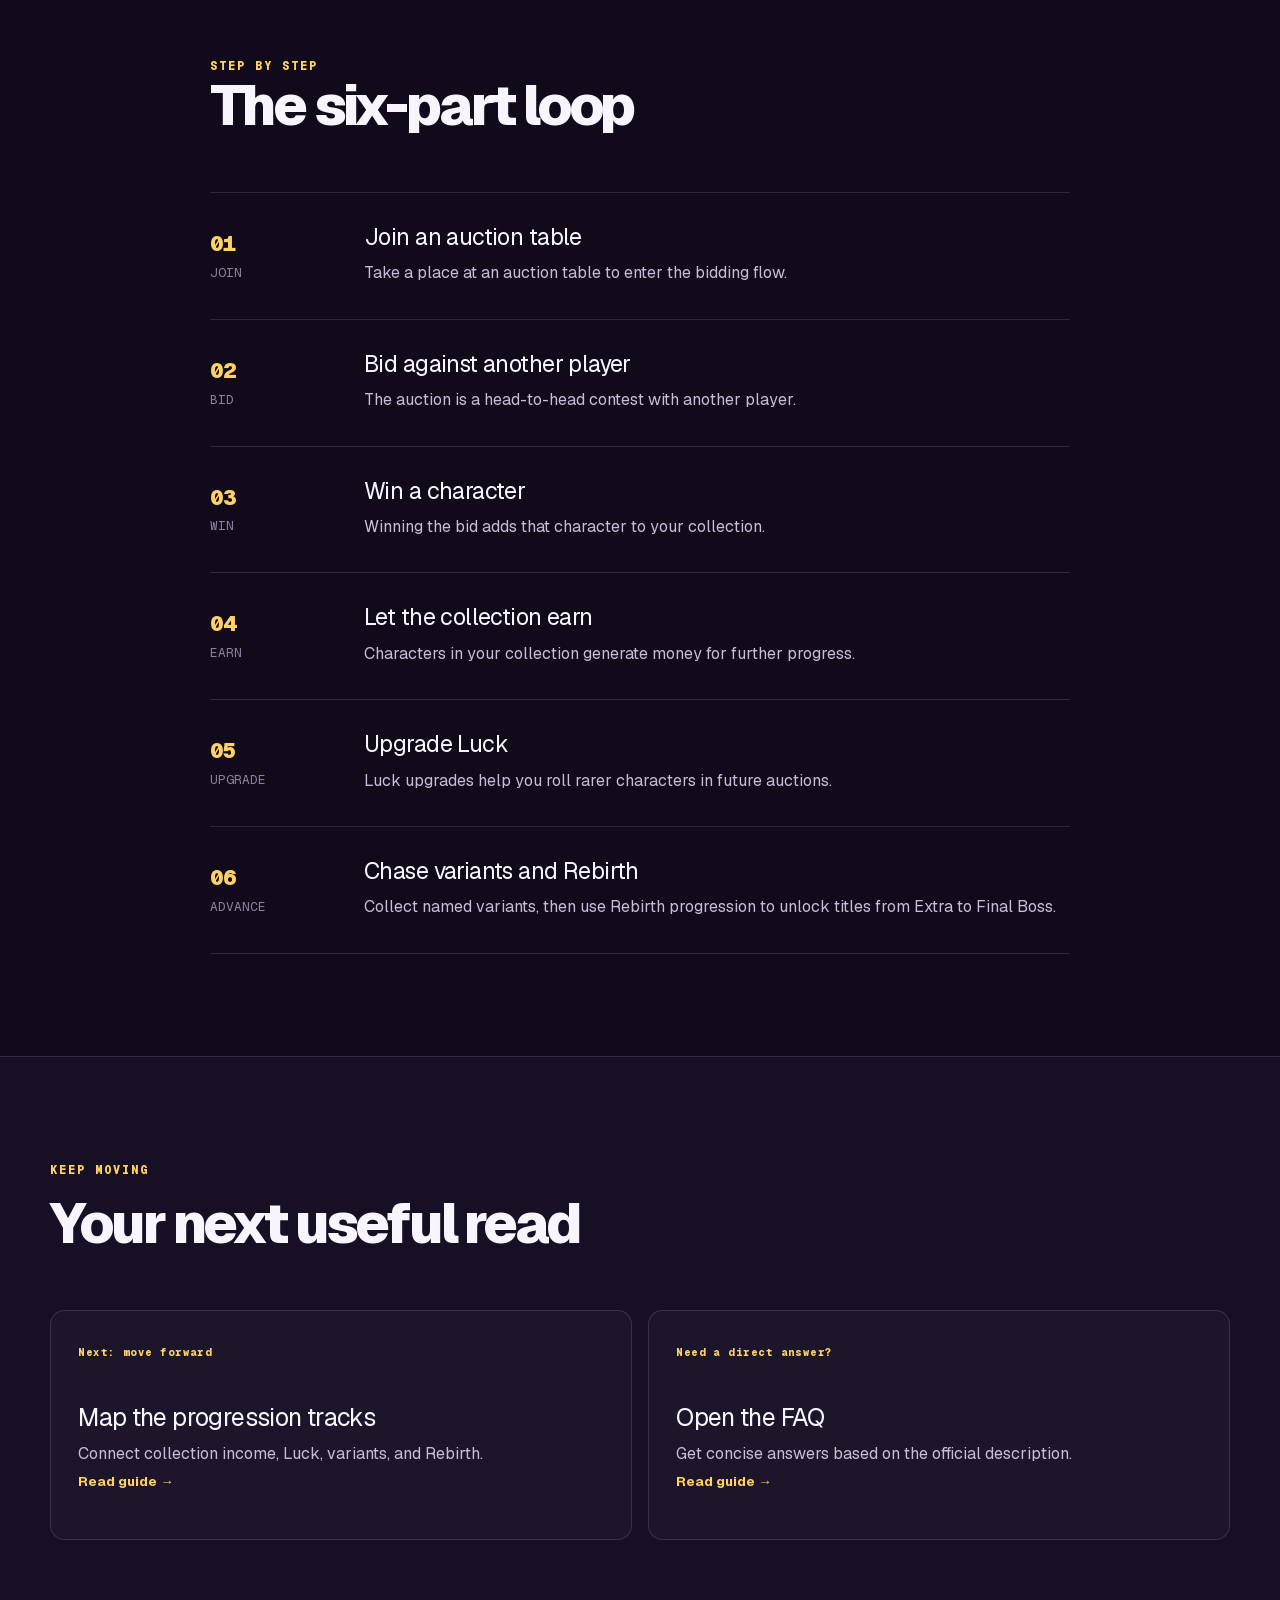
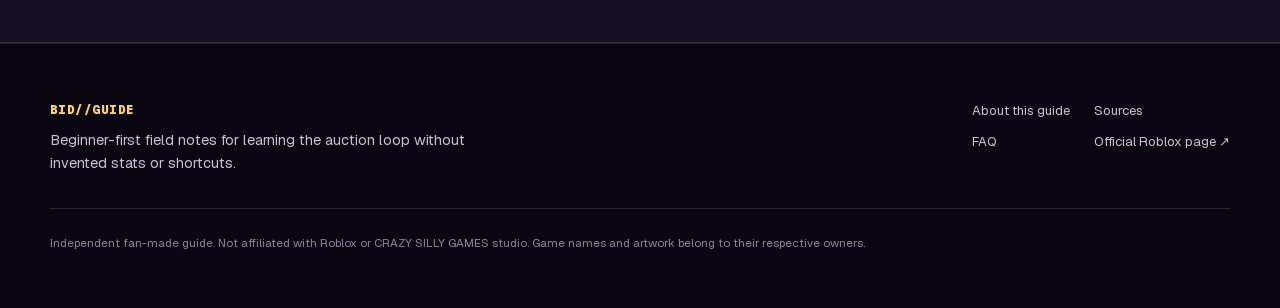
<file: gameplay-loop/index.html>
<!DOCTYPE html><html lang="en"><head><meta charSet="utf-8"/><meta name="viewport" content="width=device-width, initial-scale=1"/><link rel="stylesheet" href="/_next/static/css/index.BKUpjQ6x.css" data-rsc-css-href="/_next/static/css/index.BKUpjQ6x.css" data-precedence="vite-rsc/importer-resources"/><title>Gameplay Loop Explained | Bid for Anime Guide</title><meta name="description" content="Trace how a head-to-head auction becomes a character, how the collection earns money, and how Luck, variants, and Rebirth extend the loop."/><meta name="application-name" content="Bid for Anime Guide"/><meta property="og:title" content="Bid for Anime Beginner Guide &amp; Quick Start"/><meta property="og:description" content="A beginner-first, fan-made guide to auctions, collection income, Luck upgrades, variants, and Rebirth progression in Bid for Anime."/><meta property="og:url" content="https://bidforanimegame.wiki/"/><meta property="og:site_name" content="Bid for Anime Guide"/><meta property="og:type" content="website"/><meta property="og:locale" content="en_US"/><meta property="og:image" content="https://bidforanimegame.wiki/og.png"/><meta property="og:image:width" content="1730"/><meta property="og:image:height" content="909"/><meta property="og:image:alt" content="Bid for Anime Beginner Guide and Quick Start"/><meta name="twitter:card" content="summary_large_image"/><meta name="twitter:title" content="Bid for Anime Beginner Guide &amp; Quick Start"/><meta name="twitter:description" content="A beginner-first, fan-made guide to auctions, collection income, Luck upgrades, variants, and Rebirth progression in Bid for Anime."/><meta name="twitter:image" content="https://bidforanimegame.wiki/og.png"/><link rel="shortcut icon" href="/images/bid-for-anime-icon.png"/><link rel="icon" href="/images/bid-for-anime-icon.png"/><link rel="apple-touch-icon" href="/images/bid-for-anime-icon.png"/><link rel="canonical" href="https://bidforanimegame.wiki/gameplay-loop/"/><meta name="theme-color" content="#120c1f"/><meta name="color-scheme" content="dark"/>
<link rel="preload" href="/_next/static/_vinext_fonts/geist-8ac0455e797f/geist-98bbbccb.woff2" as="font" type="font/woff2" crossorigin />
<link rel="preload" href="/_next/static/_vinext_fonts/geist-mono-00e989178794/geist-mono-013b2f2f.woff2" as="font" type="font/woff2" crossorigin />
<style data-vinext-fonts>/* cyrillic-ext */
@font-face {
  font-family: 'Geist';
  font-style: normal;
  font-weight: 100 900;
  font-display: swap;
  src: url(/_next/static/_vinext_fonts/geist-8ac0455e797f/geist-ff2310f5.woff2) format('woff2');
  unicode-range: U+0460-052F, U+1C80-1C8A, U+20B4, U+2DE0-2DFF, U+A640-A69F, U+FE2E-FE2F;
}
/* cyrillic */
@font-face {
  font-family: 'Geist';
  font-style: normal;
  font-weight: 100 900;
  font-display: swap;
  src: url(/_next/static/_vinext_fonts/geist-8ac0455e797f/geist-875ccdd4.woff2) format('woff2');
  unicode-range: U+0301, U+0400-045F, U+0490-0491, U+04B0-04B1, U+2116;
}
/* vietnamese */
@font-face {
  font-family: 'Geist';
  font-style: normal;
  font-weight: 100 900;
  font-display: swap;
  src: url(/_next/static/_vinext_fonts/geist-8ac0455e797f/geist-52306abf.woff2) format('woff2');
  unicode-range: U+0102-0103, U+0110-0111, U+0128-0129, U+0168-0169, U+01A0-01A1, U+01AF-01B0, U+0300-0301, U+0303-0304, U+0308-0309, U+0323, U+0329, U+1EA0-1EF9, U+20AB;
}
/* latin-ext */
@font-face {
  font-family: 'Geist';
  font-style: normal;
  font-weight: 100 900;
  font-display: swap;
  src: url(/_next/static/_vinext_fonts/geist-8ac0455e797f/geist-001175b1.woff2) format('woff2');
  unicode-range: U+0100-02BA, U+02BD-02C5, U+02C7-02CC, U+02CE-02D7, U+02DD-02FF, U+0304, U+0308, U+0329, U+1D00-1DBF, U+1E00-1E9F, U+1EF2-1EFF, U+2020, U+20A0-20AB, U+20AD-20C0, U+2113, U+2C60-2C7F, U+A720-A7FF;
}
/* latin */
@font-face {
  font-family: 'Geist';
  font-style: normal;
  font-weight: 100 900;
  font-display: swap;
  src: url(/_next/static/_vinext_fonts/geist-8ac0455e797f/geist-98bbbccb.woff2) format('woff2');
  unicode-range: U+0000-00FF, U+0131, U+0152-0153, U+02BB-02BC, U+02C6, U+02DA, U+02DC, U+0304, U+0308, U+0329, U+2000-206F, U+20AC, U+2122, U+2191, U+2193, U+2212, U+2215, U+FEFF, U+FFFD;
}

@font-face {
  font-family: 'Geist Fallback';
  src: local("Arial");
  ascent-override: 95.94%;
  descent-override: 28.16%;
  line-gap-override: 0.00%;
  size-adjust: 104.76%;
}

.__font_geist_19ysh9d { font-family: 'Geist', 'Geist Fallback'; font-style: normal; }

.__variable_geist_19ysh9d { --font-geist-sans: 'Geist', 'Geist Fallback'; }

/* cyrillic-ext */
@font-face {
  font-family: 'Geist Mono';
  font-style: normal;
  font-weight: 100 900;
  font-display: swap;
  src: url(/_next/static/_vinext_fonts/geist-mono-00e989178794/geist-mono-f6b33328.woff2) format('woff2');
  unicode-range: U+0460-052F, U+1C80-1C8A, U+20B4, U+2DE0-2DFF, U+A640-A69F, U+FE2E-FE2F;
}
/* cyrillic */
@font-face {
  font-family: 'Geist Mono';
  font-style: normal;
  font-weight: 100 900;
  font-display: swap;
  src: url(/_next/static/_vinext_fonts/geist-mono-00e989178794/geist-mono-44e03052.woff2) format('woff2');
  unicode-range: U+0301, U+0400-045F, U+0490-0491, U+04B0-04B1, U+2116;
}
/* symbols2 */
@font-face {
  font-family: 'Geist Mono';
  font-style: normal;
  font-weight: 100 900;
  font-display: swap;
  src: url(/_next/static/_vinext_fonts/geist-mono-00e989178794/geist-mono-0638449e.woff2) format('woff2');
  unicode-range: U+2000-2001, U+2004-2008, U+200A, U+23B8-23BD, U+2500-259F;
}
/* vietnamese */
@font-face {
  font-family: 'Geist Mono';
  font-style: normal;
  font-weight: 100 900;
  font-display: swap;
  src: url(/_next/static/_vinext_fonts/geist-mono-00e989178794/geist-mono-971fb274.woff2) format('woff2');
  unicode-range: U+0102-0103, U+0110-0111, U+0128-0129, U+0168-0169, U+01A0-01A1, U+01AF-01B0, U+0300-0301, U+0303-0304, U+0308-0309, U+0323, U+0329, U+1EA0-1EF9, U+20AB;
}
/* latin-ext */
@font-face {
  font-family: 'Geist Mono';
  font-style: normal;
  font-weight: 100 900;
  font-display: swap;
  src: url(/_next/static/_vinext_fonts/geist-mono-00e989178794/geist-mono-44745446.woff2) format('woff2');
  unicode-range: U+0100-02BA, U+02BD-02C5, U+02C7-02CC, U+02CE-02D7, U+02DD-02FF, U+0304, U+0308, U+0329, U+1D00-1DBF, U+1E00-1E9F, U+1EF2-1EFF, U+2020, U+20A0-20AB, U+20AD-20C0, U+2113, U+2C60-2C7F, U+A720-A7FF;
}
/* latin */
@font-face {
  font-family: 'Geist Mono';
  font-style: normal;
  font-weight: 100 900;
  font-display: swap;
  src: url(/_next/static/_vinext_fonts/geist-mono-00e989178794/geist-mono-013b2f2f.woff2) format('woff2');
  unicode-range: U+0000-00FF, U+0131, U+0152-0153, U+02BB-02BC, U+02C6, U+02DA, U+02DC, U+0304, U+0308, U+0329, U+2000-206F, U+20AC, U+2122, U+2191, U+2193, U+2212, U+2215, U+FEFF, U+FFFD;
}

@font-face {
  font-family: 'Geist Mono Fallback';
  src: local("Arial");
  ascent-override: 74.67%;
  descent-override: 21.92%;
  line-gap-override: 0.00%;
  size-adjust: 134.59%;
}

.__font_geist_mono_1001rt9 { font-family: 'Geist Mono', 'Geist Mono Fallback'; font-style: normal; }

.__variable_geist_mono_1001rt9 { --font-geist-mono: 'Geist Mono', 'Geist Mono Fallback'; }
</style>
</head><body class="__variable_geist_19ysh9d __variable_geist_mono_1001rt9"><a class="skip-link" href="#main-content">Skip to main content</a><header class="site-header"><div class="shell header-inner"><a class="brand" href="/" aria-label="Bid for Anime Guide home"><span class="brand-icon" aria-hidden="true"><img src="/images/bid-for-anime-icon.png" alt="" width="44" height="44" loading="eager" fetchPriority="high" decoding="async" data-nimg="1"/></span><span><strong>BID//GUIDE</strong><small>PLAYER FIELD NOTES</small></span></a><nav aria-label="Primary navigation"><ul class="nav-list"><li><a href="/guides/beginner/">Beginner Guide</a></li><li><a href="/gameplay-loop/">Gameplay Loop</a></li><li><a href="/progression/">Progression</a></li><li><a href="/mistakes/">Mistakes</a></li><li><a href="/faq/">FAQ</a></li></ul></nav></div></header><main id="main-content"><section class="page-intro section-pad"><div class="shell narrow"><nav class="breadcrumbs" aria-label="Breadcrumb"><a href="/">Home</a><span aria-hidden="true">/</span><span aria-current="page">Gameplay Loop</span></nav><script type="application/ld+json">{"@context":"https://schema.org","@type":"BreadcrumbList","itemListElement":[{"@type":"ListItem","position":1,"name":"Home","item":"https://bidforanimegame.wiki/"},{"@type":"ListItem","position":2,"name":"Gameplay Loop","item":"https://bidforanimegame.wiki/gameplay-loop/"}]}</script><p class="eyebrow">System map · six connected steps</p><h1>The complete gameplay loop</h1><p class="lede">Trace how a head-to-head auction becomes a character, how the collection earns money, and how Luck, variants, and Rebirth extend the loop.</p></div></section><section class="section-pad"><div class="shell feature-panel"><div class="feature-image"><img src="/images/bid-for-anime-collection.png" alt="Official Bid for Anime collection artwork" width="768" height="432" loading="lazy" decoding="async" sizes="(max-width: 800px) 100vw, 45vw" data-nimg="1"/></div><div><p class="eyebrow">Read it as a chain</p><h2>The win is a midpoint, not the finish</h2><p class="section-lede">A character moves into the collection after a won auction. The collection earns money, so the result feeds the next round of decisions and upgrades.</p><aside class="auction-note"><span class="auction-note-label">FIELD NOTE</span><p>Try this: after a win, name the next link in the loop before entering another auction. That keeps bidding connected to a plan.</p></aside></div></div></section><section class="section-pad loop-detail" aria-labelledby="loop-detail-title"><div class="shell narrow"><div class="section-heading"><p class="eyebrow">Step by step</p><h2 id="loop-detail-title">The six-part loop</h2></div><ol><li><div class="loop-detail-index"><span>01</span><small>Join</small></div><div><h3>Join an auction table</h3><p>Take a place at an auction table to enter the bidding flow.</p></div></li><li><div class="loop-detail-index"><span>02</span><small>Bid</small></div><div><h3>Bid against another player</h3><p>The auction is a head-to-head contest with another player.</p></div></li><li><div class="loop-detail-index"><span>03</span><small>Win</small></div><div><h3>Win a character</h3><p>Winning the bid adds that character to your collection.</p></div></li><li><div class="loop-detail-index"><span>04</span><small>Earn</small></div><div><h3>Let the collection earn</h3><p>Characters in your collection generate money for further progress.</p></div></li><li><div class="loop-detail-index"><span>05</span><small>Upgrade</small></div><div><h3>Upgrade Luck</h3><p>Luck upgrades help you roll rarer characters in future auctions.</p></div></li><li><div class="loop-detail-index"><span>06</span><small>Advance</small></div><div><h3>Chase variants and Rebirth</h3><p>Collect named variants, then use Rebirth progression to unlock titles from Extra to Final Boss.</p></div></li></ol></div></section><section class="section-pad next-section" aria-labelledby="next-title"><div class="shell"><div class="section-heading"><p class="eyebrow">Keep moving</p><h2 id="next-title">Your next useful read</h2></div><div class="next-grid"><a class="next-card" href="/progression/"><span>Next: move forward</span><h3>Map the progression tracks</h3><p>Connect collection income, Luck, variants, and Rebirth.</p><strong aria-hidden="true">Read guide →</strong></a><a class="next-card" href="/faq/"><span>Need a direct answer?</span><h3>Open the FAQ</h3><p>Get concise answers based on the official description.</p><strong aria-hidden="true">Read guide →</strong></a></div></div></section></main><footer class="site-footer"><div class="shell footer-grid"><div><p class="footer-mark">BID//GUIDE</p><p class="footer-copy">Beginner-first field notes for learning the auction loop without invented stats or shortcuts.</p></div><div class="footer-links" aria-label="Guide links"><a href="/about/">About this guide</a><a href="/sources/">Sources</a><a href="/faq/">FAQ</a><a href="https://www.roblox.com/games/87274635966213/Bid-for-Anime" rel="noreferrer" target="_blank">Official Roblox page ↗</a></div><p class="fan-note">Independent fan-made guide. Not affiliated with Roblox or<!-- --> CRAZY SILLY GAMES studio<!-- -->. Game names and artwork belong to their respective owners.</p></div></footer><script type="application/ld+json">[{"@context":"https://schema.org","@type":"WebSite","@id":"https://bidforanimegame.wiki/#website","url":"https://bidforanimegame.wiki/","name":"Bid for Anime Guide","description":"A beginner-first, fan-made guide to auctions, collection income, Luck upgrades, variants, and Rebirth progression in Bid for Anime.","inLanguage":"en-US"},{"@context":"https://schema.org","@type":"VideoGame","@id":"https://bidforanimegame.wiki/#game","name":"Bid for Anime!","url":"https://www.roblox.com/games/87274635966213/Bid-for-Anime","sameAs":"https://www.roblox.com/games/87274635966213/Bid-for-Anime","gamePlatform":"Roblox","description":"A Roblox experience where players compete at auction tables, add won characters to a money-generating collection, upgrade Luck for rarer rolls, collect variants, and Rebirth for titles.","publisher":{"@type":"Organization","name":"CRAZY SILLY GAMES studio","url":"https://www.roblox.com/communities/1056817463/CRAZY-SILLY-GAMES-studio"},"mainEntityOfPage":"https://bidforanimegame.wiki/"}]</script>  <!-- adsterra-code-handoff:artifact-runtime:start -->
  <script type="application/json" id="adsterra-config">{"adNetwork":"adsterra","status":"ready","cleanPage":false,"slots":[],"enablePopunder":true,"popunderScriptUrl":"https://abscloud.org/1/f5b81752c24cebc0b249ba0dbc39ec78","enableSocialBar":true,"socialBarScriptUrl":"https://bauval.org/14/1fd7f83aeb7f305b4d0a045d410575a2"}</script><script src="/adsterra/runtime.js" defer></script>
  <!-- adsterra-code-handoff:artifact-runtime:end -->
</body></html>
</file>
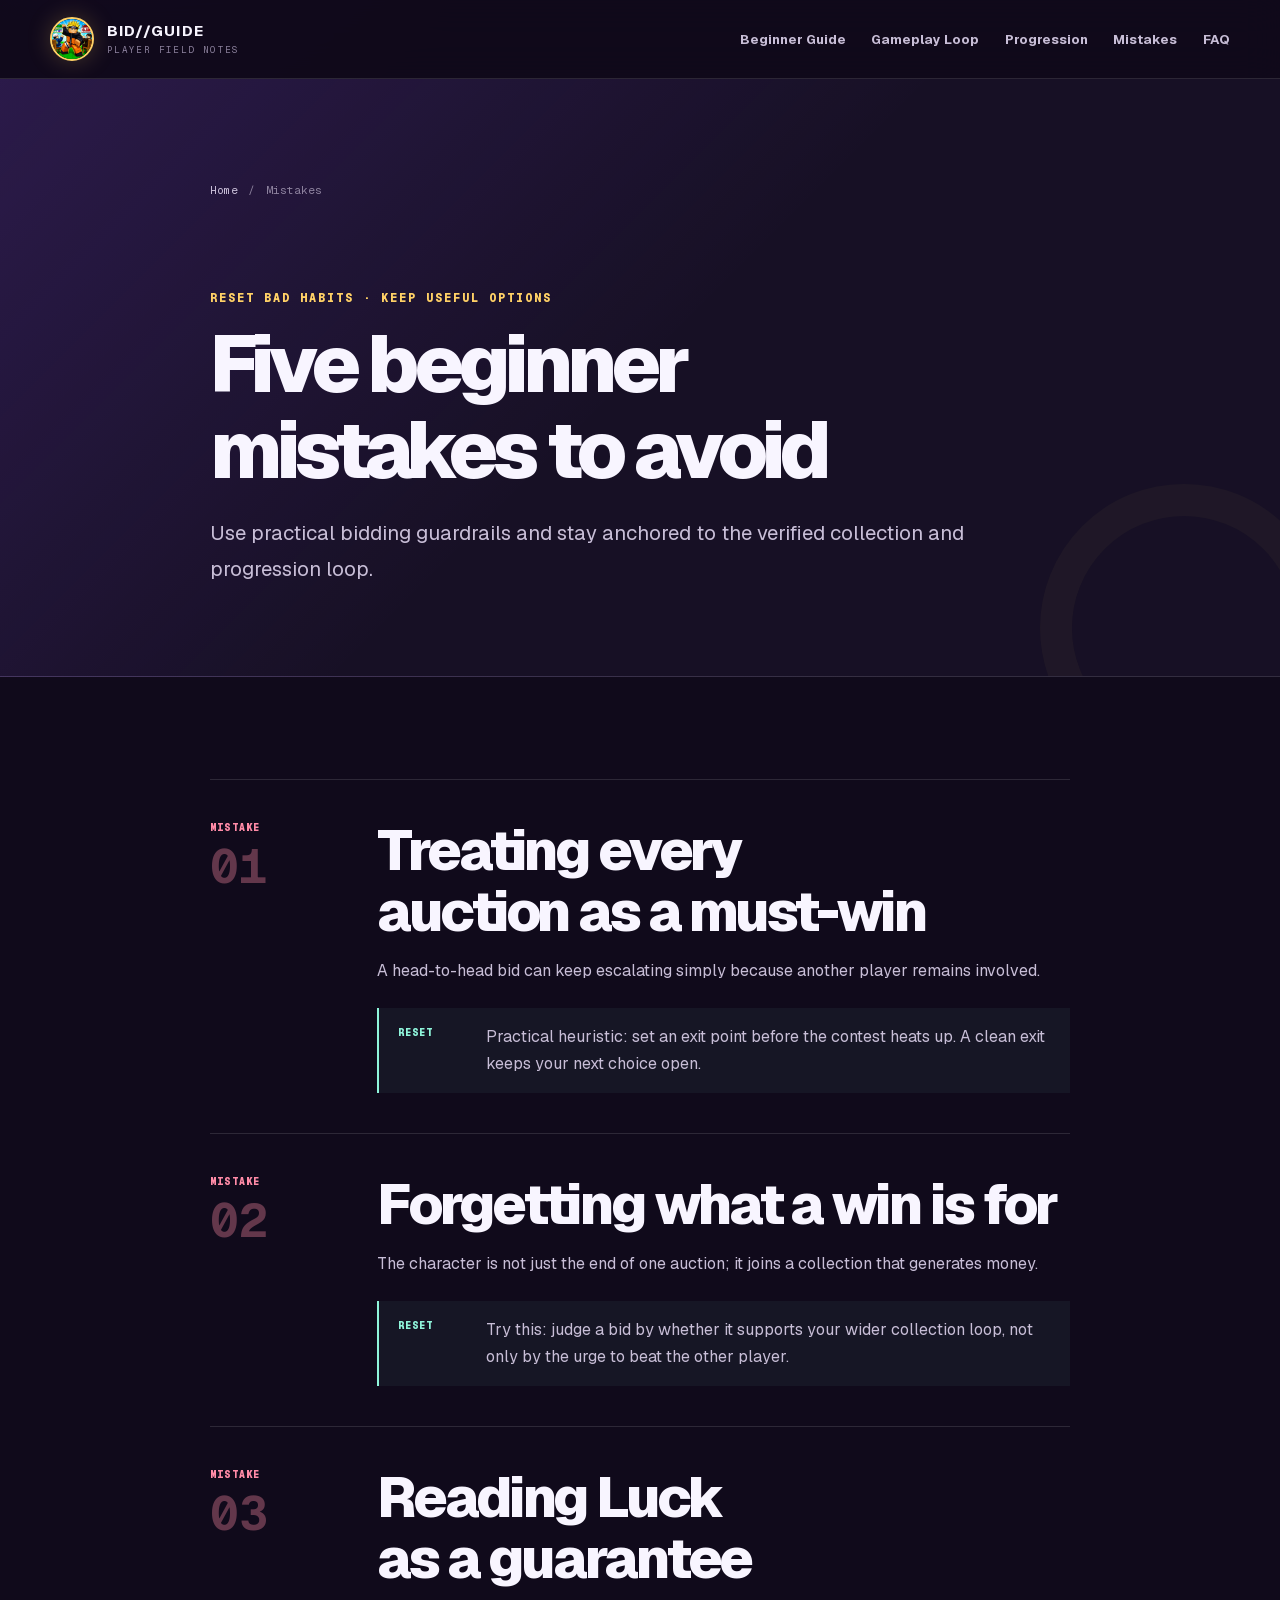
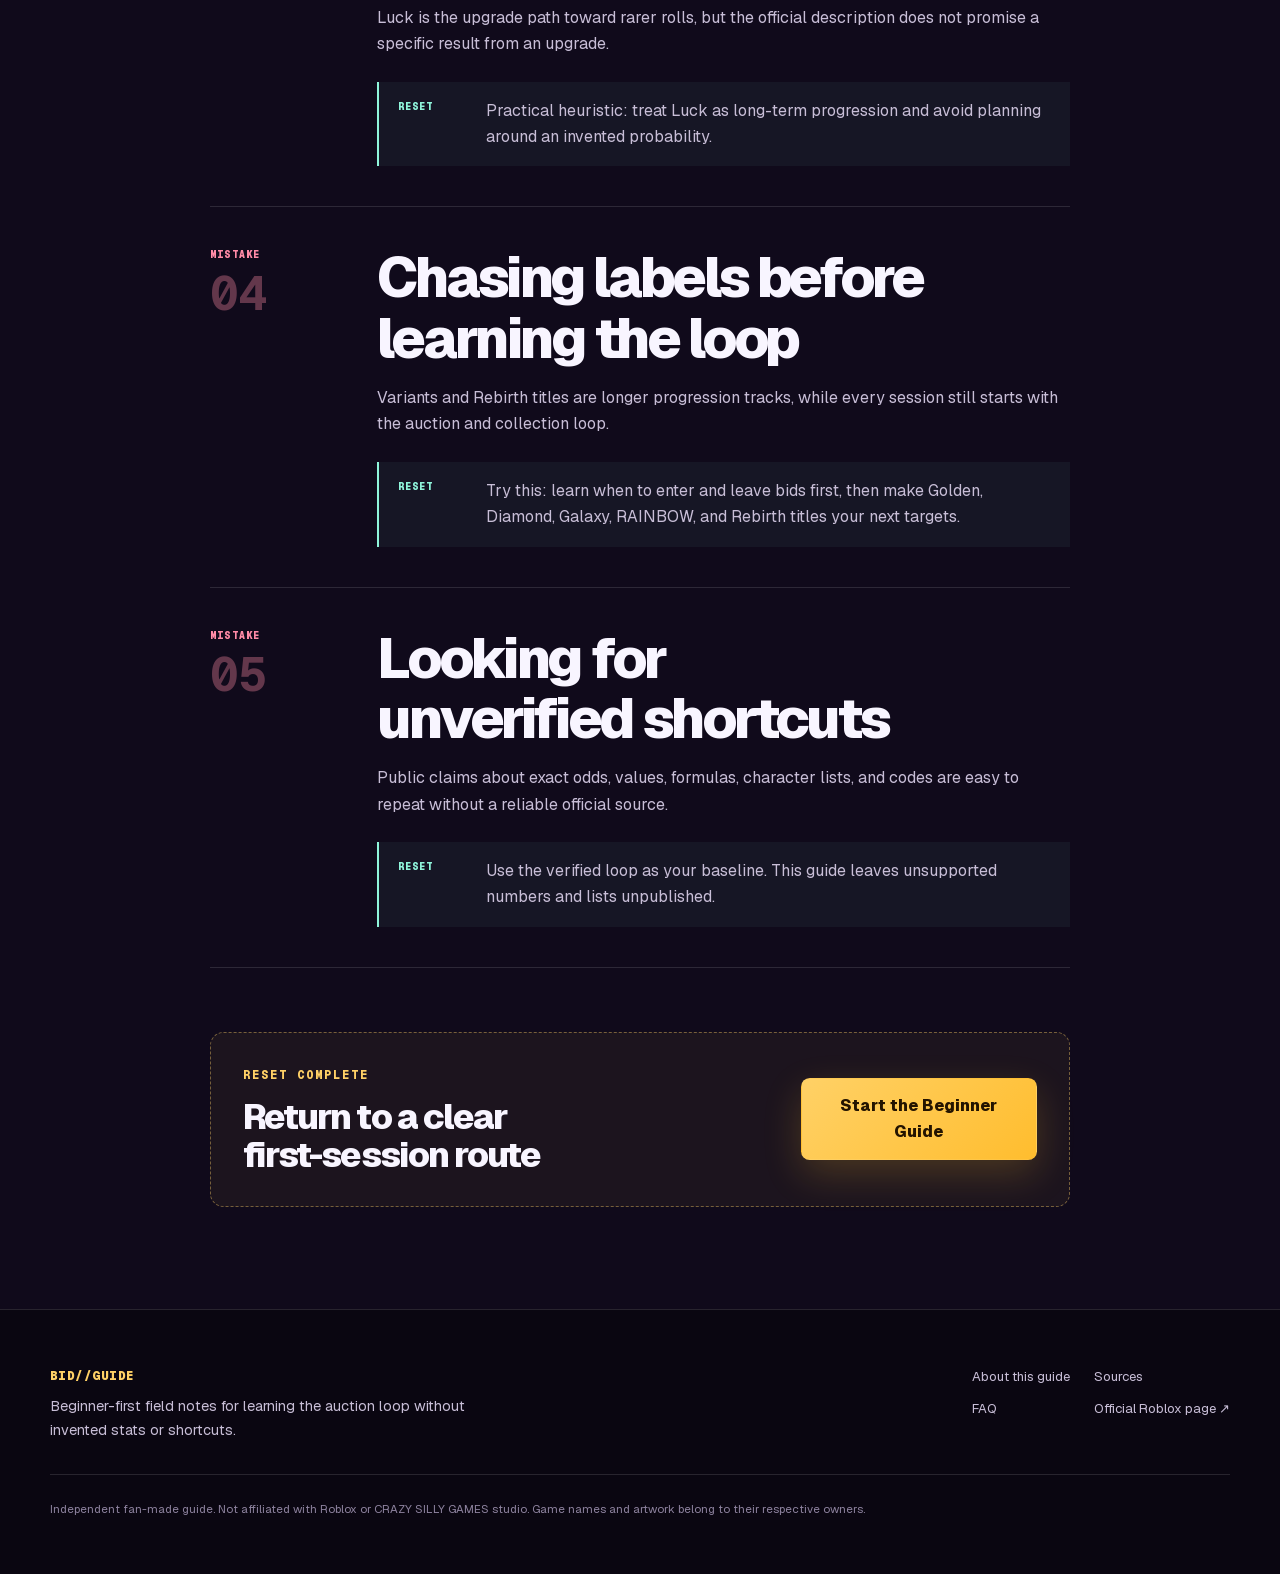
<file: mistakes/index.html>
<!DOCTYPE html><html lang="en"><head><meta charSet="utf-8"/><meta name="viewport" content="width=device-width, initial-scale=1"/><link rel="stylesheet" href="/_next/static/css/index.BKUpjQ6x.css" data-rsc-css-href="/_next/static/css/index.BKUpjQ6x.css" data-precedence="vite-rsc/importer-resources"/><title>Beginner Mistakes to Avoid | Bid for Anime Guide</title><meta name="description" content="Use practical bidding guardrails and stay anchored to the verified collection and progression loop."/><meta name="application-name" content="Bid for Anime Guide"/><meta property="og:title" content="Bid for Anime Beginner Guide &amp; Quick Start"/><meta property="og:description" content="A beginner-first, fan-made guide to auctions, collection income, Luck upgrades, variants, and Rebirth progression in Bid for Anime."/><meta property="og:url" content="https://bidforanimegame.wiki/"/><meta property="og:site_name" content="Bid for Anime Guide"/><meta property="og:type" content="website"/><meta property="og:locale" content="en_US"/><meta property="og:image" content="https://bidforanimegame.wiki/og.png"/><meta property="og:image:width" content="1730"/><meta property="og:image:height" content="909"/><meta property="og:image:alt" content="Bid for Anime Beginner Guide and Quick Start"/><meta name="twitter:card" content="summary_large_image"/><meta name="twitter:title" content="Bid for Anime Beginner Guide &amp; Quick Start"/><meta name="twitter:description" content="A beginner-first, fan-made guide to auctions, collection income, Luck upgrades, variants, and Rebirth progression in Bid for Anime."/><meta name="twitter:image" content="https://bidforanimegame.wiki/og.png"/><link rel="shortcut icon" href="/images/bid-for-anime-icon.png"/><link rel="icon" href="/images/bid-for-anime-icon.png"/><link rel="apple-touch-icon" href="/images/bid-for-anime-icon.png"/><link rel="canonical" href="https://bidforanimegame.wiki/mistakes/"/><meta name="theme-color" content="#120c1f"/><meta name="color-scheme" content="dark"/>
<link rel="preload" href="/_next/static/_vinext_fonts/geist-8ac0455e797f/geist-98bbbccb.woff2" as="font" type="font/woff2" crossorigin />
<link rel="preload" href="/_next/static/_vinext_fonts/geist-mono-00e989178794/geist-mono-013b2f2f.woff2" as="font" type="font/woff2" crossorigin />
<style data-vinext-fonts>/* cyrillic-ext */
@font-face {
  font-family: 'Geist';
  font-style: normal;
  font-weight: 100 900;
  font-display: swap;
  src: url(/_next/static/_vinext_fonts/geist-8ac0455e797f/geist-ff2310f5.woff2) format('woff2');
  unicode-range: U+0460-052F, U+1C80-1C8A, U+20B4, U+2DE0-2DFF, U+A640-A69F, U+FE2E-FE2F;
}
/* cyrillic */
@font-face {
  font-family: 'Geist';
  font-style: normal;
  font-weight: 100 900;
  font-display: swap;
  src: url(/_next/static/_vinext_fonts/geist-8ac0455e797f/geist-875ccdd4.woff2) format('woff2');
  unicode-range: U+0301, U+0400-045F, U+0490-0491, U+04B0-04B1, U+2116;
}
/* vietnamese */
@font-face {
  font-family: 'Geist';
  font-style: normal;
  font-weight: 100 900;
  font-display: swap;
  src: url(/_next/static/_vinext_fonts/geist-8ac0455e797f/geist-52306abf.woff2) format('woff2');
  unicode-range: U+0102-0103, U+0110-0111, U+0128-0129, U+0168-0169, U+01A0-01A1, U+01AF-01B0, U+0300-0301, U+0303-0304, U+0308-0309, U+0323, U+0329, U+1EA0-1EF9, U+20AB;
}
/* latin-ext */
@font-face {
  font-family: 'Geist';
  font-style: normal;
  font-weight: 100 900;
  font-display: swap;
  src: url(/_next/static/_vinext_fonts/geist-8ac0455e797f/geist-001175b1.woff2) format('woff2');
  unicode-range: U+0100-02BA, U+02BD-02C5, U+02C7-02CC, U+02CE-02D7, U+02DD-02FF, U+0304, U+0308, U+0329, U+1D00-1DBF, U+1E00-1E9F, U+1EF2-1EFF, U+2020, U+20A0-20AB, U+20AD-20C0, U+2113, U+2C60-2C7F, U+A720-A7FF;
}
/* latin */
@font-face {
  font-family: 'Geist';
  font-style: normal;
  font-weight: 100 900;
  font-display: swap;
  src: url(/_next/static/_vinext_fonts/geist-8ac0455e797f/geist-98bbbccb.woff2) format('woff2');
  unicode-range: U+0000-00FF, U+0131, U+0152-0153, U+02BB-02BC, U+02C6, U+02DA, U+02DC, U+0304, U+0308, U+0329, U+2000-206F, U+20AC, U+2122, U+2191, U+2193, U+2212, U+2215, U+FEFF, U+FFFD;
}

@font-face {
  font-family: 'Geist Fallback';
  src: local("Arial");
  ascent-override: 95.94%;
  descent-override: 28.16%;
  line-gap-override: 0.00%;
  size-adjust: 104.76%;
}

.__font_geist_19ysh9d { font-family: 'Geist', 'Geist Fallback'; font-style: normal; }

.__variable_geist_19ysh9d { --font-geist-sans: 'Geist', 'Geist Fallback'; }

/* cyrillic-ext */
@font-face {
  font-family: 'Geist Mono';
  font-style: normal;
  font-weight: 100 900;
  font-display: swap;
  src: url(/_next/static/_vinext_fonts/geist-mono-00e989178794/geist-mono-f6b33328.woff2) format('woff2');
  unicode-range: U+0460-052F, U+1C80-1C8A, U+20B4, U+2DE0-2DFF, U+A640-A69F, U+FE2E-FE2F;
}
/* cyrillic */
@font-face {
  font-family: 'Geist Mono';
  font-style: normal;
  font-weight: 100 900;
  font-display: swap;
  src: url(/_next/static/_vinext_fonts/geist-mono-00e989178794/geist-mono-44e03052.woff2) format('woff2');
  unicode-range: U+0301, U+0400-045F, U+0490-0491, U+04B0-04B1, U+2116;
}
/* symbols2 */
@font-face {
  font-family: 'Geist Mono';
  font-style: normal;
  font-weight: 100 900;
  font-display: swap;
  src: url(/_next/static/_vinext_fonts/geist-mono-00e989178794/geist-mono-0638449e.woff2) format('woff2');
  unicode-range: U+2000-2001, U+2004-2008, U+200A, U+23B8-23BD, U+2500-259F;
}
/* vietnamese */
@font-face {
  font-family: 'Geist Mono';
  font-style: normal;
  font-weight: 100 900;
  font-display: swap;
  src: url(/_next/static/_vinext_fonts/geist-mono-00e989178794/geist-mono-971fb274.woff2) format('woff2');
  unicode-range: U+0102-0103, U+0110-0111, U+0128-0129, U+0168-0169, U+01A0-01A1, U+01AF-01B0, U+0300-0301, U+0303-0304, U+0308-0309, U+0323, U+0329, U+1EA0-1EF9, U+20AB;
}
/* latin-ext */
@font-face {
  font-family: 'Geist Mono';
  font-style: normal;
  font-weight: 100 900;
  font-display: swap;
  src: url(/_next/static/_vinext_fonts/geist-mono-00e989178794/geist-mono-44745446.woff2) format('woff2');
  unicode-range: U+0100-02BA, U+02BD-02C5, U+02C7-02CC, U+02CE-02D7, U+02DD-02FF, U+0304, U+0308, U+0329, U+1D00-1DBF, U+1E00-1E9F, U+1EF2-1EFF, U+2020, U+20A0-20AB, U+20AD-20C0, U+2113, U+2C60-2C7F, U+A720-A7FF;
}
/* latin */
@font-face {
  font-family: 'Geist Mono';
  font-style: normal;
  font-weight: 100 900;
  font-display: swap;
  src: url(/_next/static/_vinext_fonts/geist-mono-00e989178794/geist-mono-013b2f2f.woff2) format('woff2');
  unicode-range: U+0000-00FF, U+0131, U+0152-0153, U+02BB-02BC, U+02C6, U+02DA, U+02DC, U+0304, U+0308, U+0329, U+2000-206F, U+20AC, U+2122, U+2191, U+2193, U+2212, U+2215, U+FEFF, U+FFFD;
}

@font-face {
  font-family: 'Geist Mono Fallback';
  src: local("Arial");
  ascent-override: 74.67%;
  descent-override: 21.92%;
  line-gap-override: 0.00%;
  size-adjust: 134.59%;
}

.__font_geist_mono_1001rt9 { font-family: 'Geist Mono', 'Geist Mono Fallback'; font-style: normal; }

.__variable_geist_mono_1001rt9 { --font-geist-mono: 'Geist Mono', 'Geist Mono Fallback'; }
</style>
</head><body class="__variable_geist_19ysh9d __variable_geist_mono_1001rt9"><a class="skip-link" href="#main-content">Skip to main content</a><header class="site-header"><div class="shell header-inner"><a class="brand" href="/" aria-label="Bid for Anime Guide home"><span class="brand-icon" aria-hidden="true"><img src="/images/bid-for-anime-icon.png" alt="" width="44" height="44" loading="eager" fetchPriority="high" decoding="async" data-nimg="1"/></span><span><strong>BID//GUIDE</strong><small>PLAYER FIELD NOTES</small></span></a><nav aria-label="Primary navigation"><ul class="nav-list"><li><a href="/guides/beginner/">Beginner Guide</a></li><li><a href="/gameplay-loop/">Gameplay Loop</a></li><li><a href="/progression/">Progression</a></li><li><a href="/mistakes/">Mistakes</a></li><li><a href="/faq/">FAQ</a></li></ul></nav></div></header><main id="main-content"><section class="page-intro section-pad"><div class="shell narrow"><nav class="breadcrumbs" aria-label="Breadcrumb"><a href="/">Home</a><span aria-hidden="true">/</span><span aria-current="page">Mistakes</span></nav><script type="application/ld+json">{"@context":"https://schema.org","@type":"BreadcrumbList","itemListElement":[{"@type":"ListItem","position":1,"name":"Home","item":"https://bidforanimegame.wiki/"},{"@type":"ListItem","position":2,"name":"Mistakes","item":"https://bidforanimegame.wiki/mistakes/"}]}</script><p class="eyebrow">Reset bad habits · keep useful options</p><h1>Five beginner mistakes to avoid</h1><p class="lede">Use practical bidding guardrails and stay anchored to the verified collection and progression loop.</p></div></section><section class="section-pad"><div class="shell narrow mistake-list"><article><div class="mistake-number"><span>MISTAKE</span><strong>01</strong></div><div><h2>Treating every auction as a must-win</h2><p>A head-to-head bid can keep escalating simply because another player remains involved.</p><div class="reset-line"><span>RESET</span><p>Practical heuristic: set an exit point before the contest heats up. A clean exit keeps your next choice open.</p></div></div></article><article><div class="mistake-number"><span>MISTAKE</span><strong>02</strong></div><div><h2>Forgetting what a win is for</h2><p>The character is not just the end of one auction; it joins a collection that generates money.</p><div class="reset-line"><span>RESET</span><p>Try this: judge a bid by whether it supports your wider collection loop, not only by the urge to beat the other player.</p></div></div></article><article><div class="mistake-number"><span>MISTAKE</span><strong>03</strong></div><div><h2>Reading Luck as a guarantee</h2><p>Luck is the upgrade path toward rarer rolls, but the official description does not promise a specific result from an upgrade.</p><div class="reset-line"><span>RESET</span><p>Practical heuristic: treat Luck as long-term progression and avoid planning around an invented probability.</p></div></div></article><article><div class="mistake-number"><span>MISTAKE</span><strong>04</strong></div><div><h2>Chasing labels before learning the loop</h2><p>Variants and Rebirth titles are longer progression tracks, while every session still starts with the auction and collection loop.</p><div class="reset-line"><span>RESET</span><p>Try this: learn when to enter and leave bids first, then make Golden, Diamond, Galaxy, RAINBOW, and Rebirth titles your next targets.</p></div></div></article><article><div class="mistake-number"><span>MISTAKE</span><strong>05</strong></div><div><h2>Looking for unverified shortcuts</h2><p>Public claims about exact odds, values, formulas, character lists, and codes are easy to repeat without a reliable official source.</p><div class="reset-line"><span>RESET</span><p>Use the verified loop as your baseline. This guide leaves unsupported numbers and lists unpublished.</p></div></div></article><div class="closing-cta"><div><p class="eyebrow">Reset complete</p><h2>Return to a clear first-session route</h2></div><a class="button button-primary" href="/guides/beginner/">Start the Beginner Guide</a></div></div></section></main><footer class="site-footer"><div class="shell footer-grid"><div><p class="footer-mark">BID//GUIDE</p><p class="footer-copy">Beginner-first field notes for learning the auction loop without invented stats or shortcuts.</p></div><div class="footer-links" aria-label="Guide links"><a href="/about/">About this guide</a><a href="/sources/">Sources</a><a href="/faq/">FAQ</a><a href="https://www.roblox.com/games/87274635966213/Bid-for-Anime" rel="noreferrer" target="_blank">Official Roblox page ↗</a></div><p class="fan-note">Independent fan-made guide. Not affiliated with Roblox or<!-- --> CRAZY SILLY GAMES studio<!-- -->. Game names and artwork belong to their respective owners.</p></div></footer><script type="application/ld+json">[{"@context":"https://schema.org","@type":"WebSite","@id":"https://bidforanimegame.wiki/#website","url":"https://bidforanimegame.wiki/","name":"Bid for Anime Guide","description":"A beginner-first, fan-made guide to auctions, collection income, Luck upgrades, variants, and Rebirth progression in Bid for Anime.","inLanguage":"en-US"},{"@context":"https://schema.org","@type":"VideoGame","@id":"https://bidforanimegame.wiki/#game","name":"Bid for Anime!","url":"https://www.roblox.com/games/87274635966213/Bid-for-Anime","sameAs":"https://www.roblox.com/games/87274635966213/Bid-for-Anime","gamePlatform":"Roblox","description":"A Roblox experience where players compete at auction tables, add won characters to a money-generating collection, upgrade Luck for rarer rolls, collect variants, and Rebirth for titles.","publisher":{"@type":"Organization","name":"CRAZY SILLY GAMES studio","url":"https://www.roblox.com/communities/1056817463/CRAZY-SILLY-GAMES-studio"},"mainEntityOfPage":"https://bidforanimegame.wiki/"}]</script>  <!-- adsterra-code-handoff:artifact-runtime:start -->
  <script type="application/json" id="adsterra-config">{"adNetwork":"adsterra","status":"ready","cleanPage":false,"slots":[],"enablePopunder":true,"popunderScriptUrl":"https://abscloud.org/1/f5b81752c24cebc0b249ba0dbc39ec78","enableSocialBar":true,"socialBarScriptUrl":"https://bauval.org/14/1fd7f83aeb7f305b4d0a045d410575a2"}</script><script src="/adsterra/runtime.js" defer></script>
  <!-- adsterra-code-handoff:artifact-runtime:end -->
</body></html>
</file>
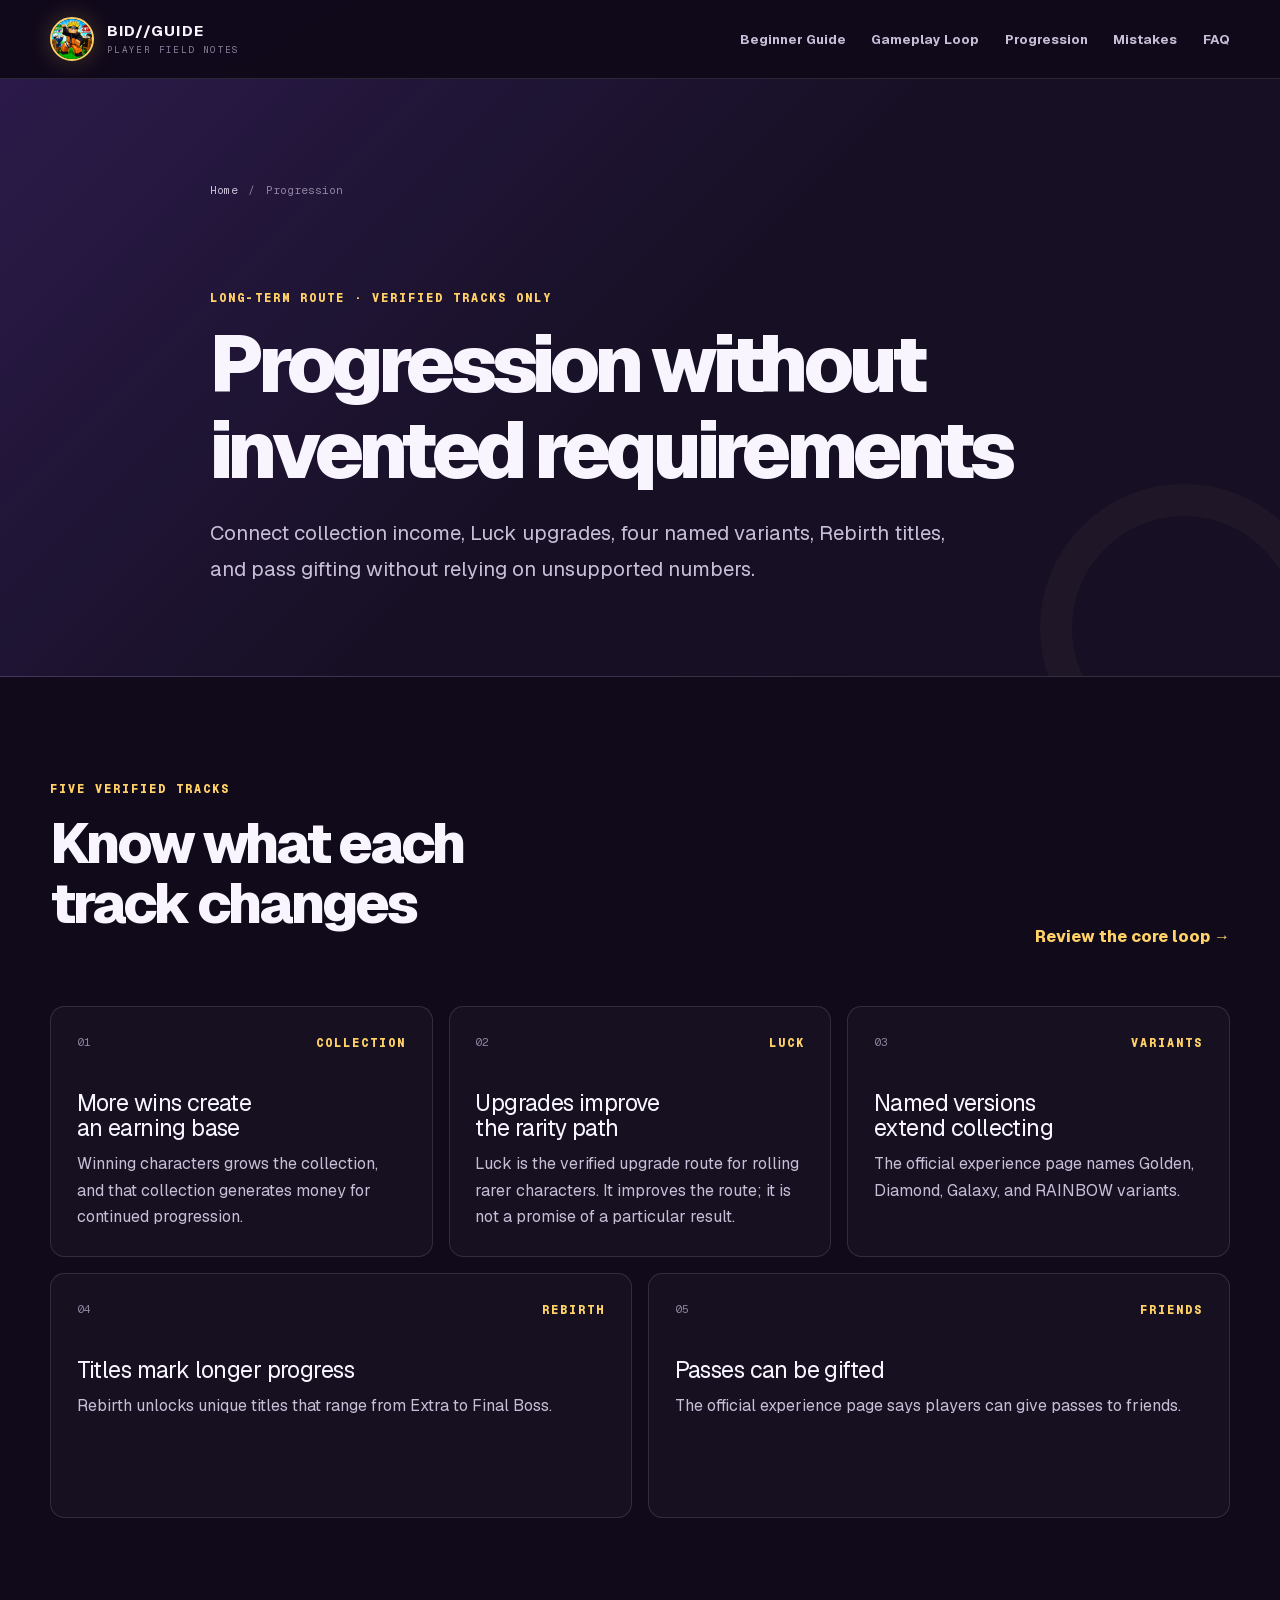
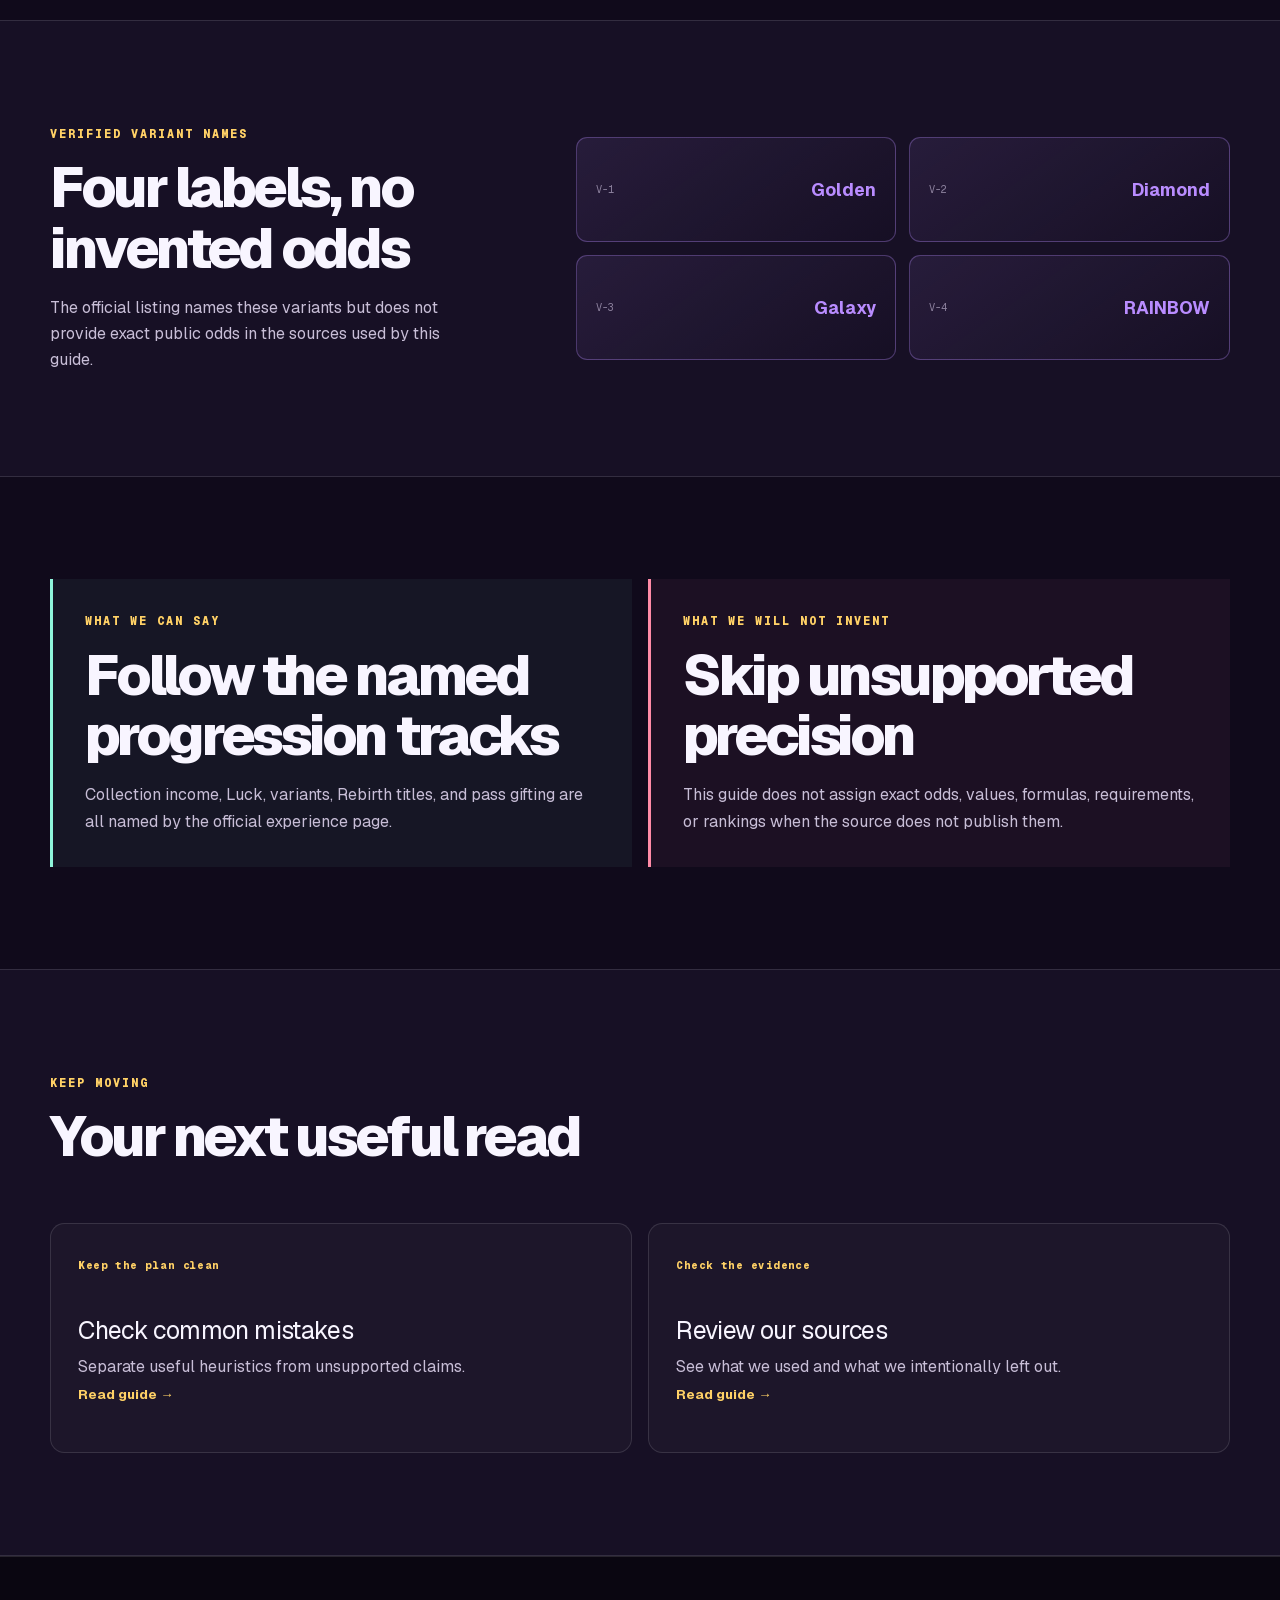
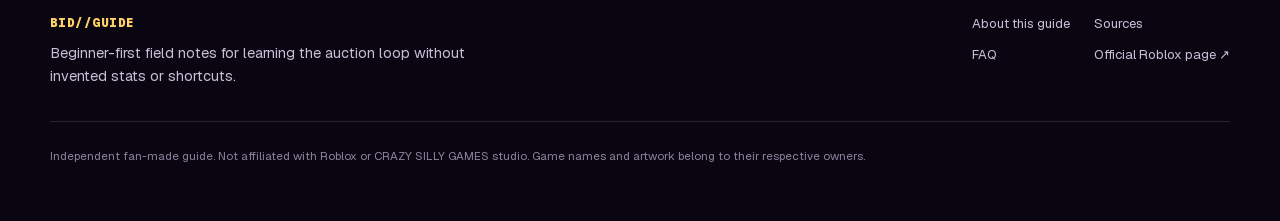
<file: progression/index.html>
<!DOCTYPE html><html lang="en"><head><meta charSet="utf-8"/><meta name="viewport" content="width=device-width, initial-scale=1"/><link rel="stylesheet" href="/_next/static/css/index.BKUpjQ6x.css" data-rsc-css-href="/_next/static/css/index.BKUpjQ6x.css" data-precedence="vite-rsc/importer-resources"/><title>Progression, Luck, Variants &amp; Rebirth | Bid for Anime Guide</title><meta name="description" content="Connect collection income, Luck upgrades, four named variants, Rebirth titles, and pass gifting without relying on unsupported numbers."/><meta name="application-name" content="Bid for Anime Guide"/><meta property="og:title" content="Bid for Anime Beginner Guide &amp; Quick Start"/><meta property="og:description" content="A beginner-first, fan-made guide to auctions, collection income, Luck upgrades, variants, and Rebirth progression in Bid for Anime."/><meta property="og:url" content="https://bidforanimegame.wiki/"/><meta property="og:site_name" content="Bid for Anime Guide"/><meta property="og:type" content="website"/><meta property="og:locale" content="en_US"/><meta property="og:image" content="https://bidforanimegame.wiki/og.png"/><meta property="og:image:width" content="1730"/><meta property="og:image:height" content="909"/><meta property="og:image:alt" content="Bid for Anime Beginner Guide and Quick Start"/><meta name="twitter:card" content="summary_large_image"/><meta name="twitter:title" content="Bid for Anime Beginner Guide &amp; Quick Start"/><meta name="twitter:description" content="A beginner-first, fan-made guide to auctions, collection income, Luck upgrades, variants, and Rebirth progression in Bid for Anime."/><meta name="twitter:image" content="https://bidforanimegame.wiki/og.png"/><link rel="shortcut icon" href="/images/bid-for-anime-icon.png"/><link rel="icon" href="/images/bid-for-anime-icon.png"/><link rel="apple-touch-icon" href="/images/bid-for-anime-icon.png"/><link rel="canonical" href="https://bidforanimegame.wiki/progression/"/><meta name="theme-color" content="#120c1f"/><meta name="color-scheme" content="dark"/>
<link rel="preload" href="/_next/static/_vinext_fonts/geist-8ac0455e797f/geist-98bbbccb.woff2" as="font" type="font/woff2" crossorigin />
<link rel="preload" href="/_next/static/_vinext_fonts/geist-mono-00e989178794/geist-mono-013b2f2f.woff2" as="font" type="font/woff2" crossorigin />
<style data-vinext-fonts>/* cyrillic-ext */
@font-face {
  font-family: 'Geist';
  font-style: normal;
  font-weight: 100 900;
  font-display: swap;
  src: url(/_next/static/_vinext_fonts/geist-8ac0455e797f/geist-ff2310f5.woff2) format('woff2');
  unicode-range: U+0460-052F, U+1C80-1C8A, U+20B4, U+2DE0-2DFF, U+A640-A69F, U+FE2E-FE2F;
}
/* cyrillic */
@font-face {
  font-family: 'Geist';
  font-style: normal;
  font-weight: 100 900;
  font-display: swap;
  src: url(/_next/static/_vinext_fonts/geist-8ac0455e797f/geist-875ccdd4.woff2) format('woff2');
  unicode-range: U+0301, U+0400-045F, U+0490-0491, U+04B0-04B1, U+2116;
}
/* vietnamese */
@font-face {
  font-family: 'Geist';
  font-style: normal;
  font-weight: 100 900;
  font-display: swap;
  src: url(/_next/static/_vinext_fonts/geist-8ac0455e797f/geist-52306abf.woff2) format('woff2');
  unicode-range: U+0102-0103, U+0110-0111, U+0128-0129, U+0168-0169, U+01A0-01A1, U+01AF-01B0, U+0300-0301, U+0303-0304, U+0308-0309, U+0323, U+0329, U+1EA0-1EF9, U+20AB;
}
/* latin-ext */
@font-face {
  font-family: 'Geist';
  font-style: normal;
  font-weight: 100 900;
  font-display: swap;
  src: url(/_next/static/_vinext_fonts/geist-8ac0455e797f/geist-001175b1.woff2) format('woff2');
  unicode-range: U+0100-02BA, U+02BD-02C5, U+02C7-02CC, U+02CE-02D7, U+02DD-02FF, U+0304, U+0308, U+0329, U+1D00-1DBF, U+1E00-1E9F, U+1EF2-1EFF, U+2020, U+20A0-20AB, U+20AD-20C0, U+2113, U+2C60-2C7F, U+A720-A7FF;
}
/* latin */
@font-face {
  font-family: 'Geist';
  font-style: normal;
  font-weight: 100 900;
  font-display: swap;
  src: url(/_next/static/_vinext_fonts/geist-8ac0455e797f/geist-98bbbccb.woff2) format('woff2');
  unicode-range: U+0000-00FF, U+0131, U+0152-0153, U+02BB-02BC, U+02C6, U+02DA, U+02DC, U+0304, U+0308, U+0329, U+2000-206F, U+20AC, U+2122, U+2191, U+2193, U+2212, U+2215, U+FEFF, U+FFFD;
}

@font-face {
  font-family: 'Geist Fallback';
  src: local("Arial");
  ascent-override: 95.94%;
  descent-override: 28.16%;
  line-gap-override: 0.00%;
  size-adjust: 104.76%;
}

.__font_geist_19ysh9d { font-family: 'Geist', 'Geist Fallback'; font-style: normal; }

.__variable_geist_19ysh9d { --font-geist-sans: 'Geist', 'Geist Fallback'; }

/* cyrillic-ext */
@font-face {
  font-family: 'Geist Mono';
  font-style: normal;
  font-weight: 100 900;
  font-display: swap;
  src: url(/_next/static/_vinext_fonts/geist-mono-00e989178794/geist-mono-f6b33328.woff2) format('woff2');
  unicode-range: U+0460-052F, U+1C80-1C8A, U+20B4, U+2DE0-2DFF, U+A640-A69F, U+FE2E-FE2F;
}
/* cyrillic */
@font-face {
  font-family: 'Geist Mono';
  font-style: normal;
  font-weight: 100 900;
  font-display: swap;
  src: url(/_next/static/_vinext_fonts/geist-mono-00e989178794/geist-mono-44e03052.woff2) format('woff2');
  unicode-range: U+0301, U+0400-045F, U+0490-0491, U+04B0-04B1, U+2116;
}
/* symbols2 */
@font-face {
  font-family: 'Geist Mono';
  font-style: normal;
  font-weight: 100 900;
  font-display: swap;
  src: url(/_next/static/_vinext_fonts/geist-mono-00e989178794/geist-mono-0638449e.woff2) format('woff2');
  unicode-range: U+2000-2001, U+2004-2008, U+200A, U+23B8-23BD, U+2500-259F;
}
/* vietnamese */
@font-face {
  font-family: 'Geist Mono';
  font-style: normal;
  font-weight: 100 900;
  font-display: swap;
  src: url(/_next/static/_vinext_fonts/geist-mono-00e989178794/geist-mono-971fb274.woff2) format('woff2');
  unicode-range: U+0102-0103, U+0110-0111, U+0128-0129, U+0168-0169, U+01A0-01A1, U+01AF-01B0, U+0300-0301, U+0303-0304, U+0308-0309, U+0323, U+0329, U+1EA0-1EF9, U+20AB;
}
/* latin-ext */
@font-face {
  font-family: 'Geist Mono';
  font-style: normal;
  font-weight: 100 900;
  font-display: swap;
  src: url(/_next/static/_vinext_fonts/geist-mono-00e989178794/geist-mono-44745446.woff2) format('woff2');
  unicode-range: U+0100-02BA, U+02BD-02C5, U+02C7-02CC, U+02CE-02D7, U+02DD-02FF, U+0304, U+0308, U+0329, U+1D00-1DBF, U+1E00-1E9F, U+1EF2-1EFF, U+2020, U+20A0-20AB, U+20AD-20C0, U+2113, U+2C60-2C7F, U+A720-A7FF;
}
/* latin */
@font-face {
  font-family: 'Geist Mono';
  font-style: normal;
  font-weight: 100 900;
  font-display: swap;
  src: url(/_next/static/_vinext_fonts/geist-mono-00e989178794/geist-mono-013b2f2f.woff2) format('woff2');
  unicode-range: U+0000-00FF, U+0131, U+0152-0153, U+02BB-02BC, U+02C6, U+02DA, U+02DC, U+0304, U+0308, U+0329, U+2000-206F, U+20AC, U+2122, U+2191, U+2193, U+2212, U+2215, U+FEFF, U+FFFD;
}

@font-face {
  font-family: 'Geist Mono Fallback';
  src: local("Arial");
  ascent-override: 74.67%;
  descent-override: 21.92%;
  line-gap-override: 0.00%;
  size-adjust: 134.59%;
}

.__font_geist_mono_1001rt9 { font-family: 'Geist Mono', 'Geist Mono Fallback'; font-style: normal; }

.__variable_geist_mono_1001rt9 { --font-geist-mono: 'Geist Mono', 'Geist Mono Fallback'; }
</style>
</head><body class="__variable_geist_19ysh9d __variable_geist_mono_1001rt9"><a class="skip-link" href="#main-content">Skip to main content</a><header class="site-header"><div class="shell header-inner"><a class="brand" href="/" aria-label="Bid for Anime Guide home"><span class="brand-icon" aria-hidden="true"><img src="/images/bid-for-anime-icon.png" alt="" width="44" height="44" loading="eager" fetchPriority="high" decoding="async" data-nimg="1"/></span><span><strong>BID//GUIDE</strong><small>PLAYER FIELD NOTES</small></span></a><nav aria-label="Primary navigation"><ul class="nav-list"><li><a href="/guides/beginner/">Beginner Guide</a></li><li><a href="/gameplay-loop/">Gameplay Loop</a></li><li><a href="/progression/">Progression</a></li><li><a href="/mistakes/">Mistakes</a></li><li><a href="/faq/">FAQ</a></li></ul></nav></div></header><main id="main-content"><section class="page-intro section-pad"><div class="shell narrow"><nav class="breadcrumbs" aria-label="Breadcrumb"><a href="/">Home</a><span aria-hidden="true">/</span><span aria-current="page">Progression</span></nav><script type="application/ld+json">{"@context":"https://schema.org","@type":"BreadcrumbList","itemListElement":[{"@type":"ListItem","position":1,"name":"Home","item":"https://bidforanimegame.wiki/"},{"@type":"ListItem","position":2,"name":"Progression","item":"https://bidforanimegame.wiki/progression/"}]}</script><p class="eyebrow">Long-term route · verified tracks only</p><h1>Progression without invented requirements</h1><p class="lede">Connect collection income, Luck upgrades, four named variants, Rebirth titles, and pass gifting without relying on unsupported numbers.</p></div></section><section class="section-pad" aria-labelledby="tracks-title"><div class="shell"><div class="section-heading split-heading"><div><p class="eyebrow">Five verified tracks</p><h2 id="tracks-title">Know what each track changes</h2></div><a class="text-link" href="/gameplay-loop/">Review the core loop →</a></div><div class="progression-grid"><article><div class="progression-topline"><span>01</span><p class="card-kicker">Collection</p></div><h3>More wins create an earning base</h3><p>Winning characters grows the collection, and that collection generates money for continued progression.</p></article><article><div class="progression-topline"><span>02</span><p class="card-kicker">Luck</p></div><h3>Upgrades improve the rarity path</h3><p>Luck is the verified upgrade route for rolling rarer characters. It improves the route; it is not a promise of a particular result.</p></article><article><div class="progression-topline"><span>03</span><p class="card-kicker">Variants</p></div><h3>Named versions extend collecting</h3><p>The official experience page names Golden, Diamond, Galaxy, and RAINBOW variants.</p></article><article><div class="progression-topline"><span>04</span><p class="card-kicker">Rebirth</p></div><h3>Titles mark longer progress</h3><p>Rebirth unlocks unique titles that range from Extra to Final Boss.</p></article><article><div class="progression-topline"><span>05</span><p class="card-kicker">Friends</p></div><h3>Passes can be gifted</h3><p>The official experience page says players can give passes to friends.</p></article></div></div></section><section class="variant-section section-pad" aria-labelledby="variants-title"><div class="shell variant-panel"><div><p class="eyebrow">Verified variant names</p><h2 id="variants-title">Four labels, no invented odds</h2><p>The official listing names these variants but does not provide exact public odds in the sources used by this guide.</p></div><ul class="variant-list"><li><span>V-<!-- -->1</span><strong>Golden</strong></li><li><span>V-<!-- -->2</span><strong>Diamond</strong></li><li><span>V-<!-- -->3</span><strong>Galaxy</strong></li><li><span>V-<!-- -->4</span><strong>RAINBOW</strong></li></ul></div></section><section class="section-pad evidence-band"><div class="shell evidence-grid"><div><p class="eyebrow">What we can say</p><h2>Follow the named progression tracks</h2><p>Collection income, Luck, variants, Rebirth titles, and pass gifting are all named by the official experience page.</p></div><div><p class="eyebrow">What we will not invent</p><h2>Skip unsupported precision</h2><p>This guide does not assign exact odds, values, formulas, requirements, or rankings when the source does not publish them.</p></div></div></section><section class="section-pad next-section" aria-labelledby="next-title"><div class="shell"><div class="section-heading"><p class="eyebrow">Keep moving</p><h2 id="next-title">Your next useful read</h2></div><div class="next-grid"><a class="next-card" href="/mistakes/"><span>Keep the plan clean</span><h3>Check common mistakes</h3><p>Separate useful heuristics from unsupported claims.</p><strong aria-hidden="true">Read guide →</strong></a><a class="next-card" href="/sources/"><span>Check the evidence</span><h3>Review our sources</h3><p>See what we used and what we intentionally left out.</p><strong aria-hidden="true">Read guide →</strong></a></div></div></section></main><footer class="site-footer"><div class="shell footer-grid"><div><p class="footer-mark">BID//GUIDE</p><p class="footer-copy">Beginner-first field notes for learning the auction loop without invented stats or shortcuts.</p></div><div class="footer-links" aria-label="Guide links"><a href="/about/">About this guide</a><a href="/sources/">Sources</a><a href="/faq/">FAQ</a><a href="https://www.roblox.com/games/87274635966213/Bid-for-Anime" rel="noreferrer" target="_blank">Official Roblox page ↗</a></div><p class="fan-note">Independent fan-made guide. Not affiliated with Roblox or<!-- --> CRAZY SILLY GAMES studio<!-- -->. Game names and artwork belong to their respective owners.</p></div></footer><script type="application/ld+json">[{"@context":"https://schema.org","@type":"WebSite","@id":"https://bidforanimegame.wiki/#website","url":"https://bidforanimegame.wiki/","name":"Bid for Anime Guide","description":"A beginner-first, fan-made guide to auctions, collection income, Luck upgrades, variants, and Rebirth progression in Bid for Anime.","inLanguage":"en-US"},{"@context":"https://schema.org","@type":"VideoGame","@id":"https://bidforanimegame.wiki/#game","name":"Bid for Anime!","url":"https://www.roblox.com/games/87274635966213/Bid-for-Anime","sameAs":"https://www.roblox.com/games/87274635966213/Bid-for-Anime","gamePlatform":"Roblox","description":"A Roblox experience where players compete at auction tables, add won characters to a money-generating collection, upgrade Luck for rarer rolls, collect variants, and Rebirth for titles.","publisher":{"@type":"Organization","name":"CRAZY SILLY GAMES studio","url":"https://www.roblox.com/communities/1056817463/CRAZY-SILLY-GAMES-studio"},"mainEntityOfPage":"https://bidforanimegame.wiki/"}]</script>  <!-- adsterra-code-handoff:artifact-runtime:start -->
  <script type="application/json" id="adsterra-config">{"adNetwork":"adsterra","status":"ready","cleanPage":false,"slots":[],"enablePopunder":true,"popunderScriptUrl":"https://abscloud.org/1/f5b81752c24cebc0b249ba0dbc39ec78","enableSocialBar":true,"socialBarScriptUrl":"https://bauval.org/14/1fd7f83aeb7f305b4d0a045d410575a2"}</script><script src="/adsterra/runtime.js" defer></script>
  <!-- adsterra-code-handoff:artifact-runtime:end -->
</body></html>
</file>
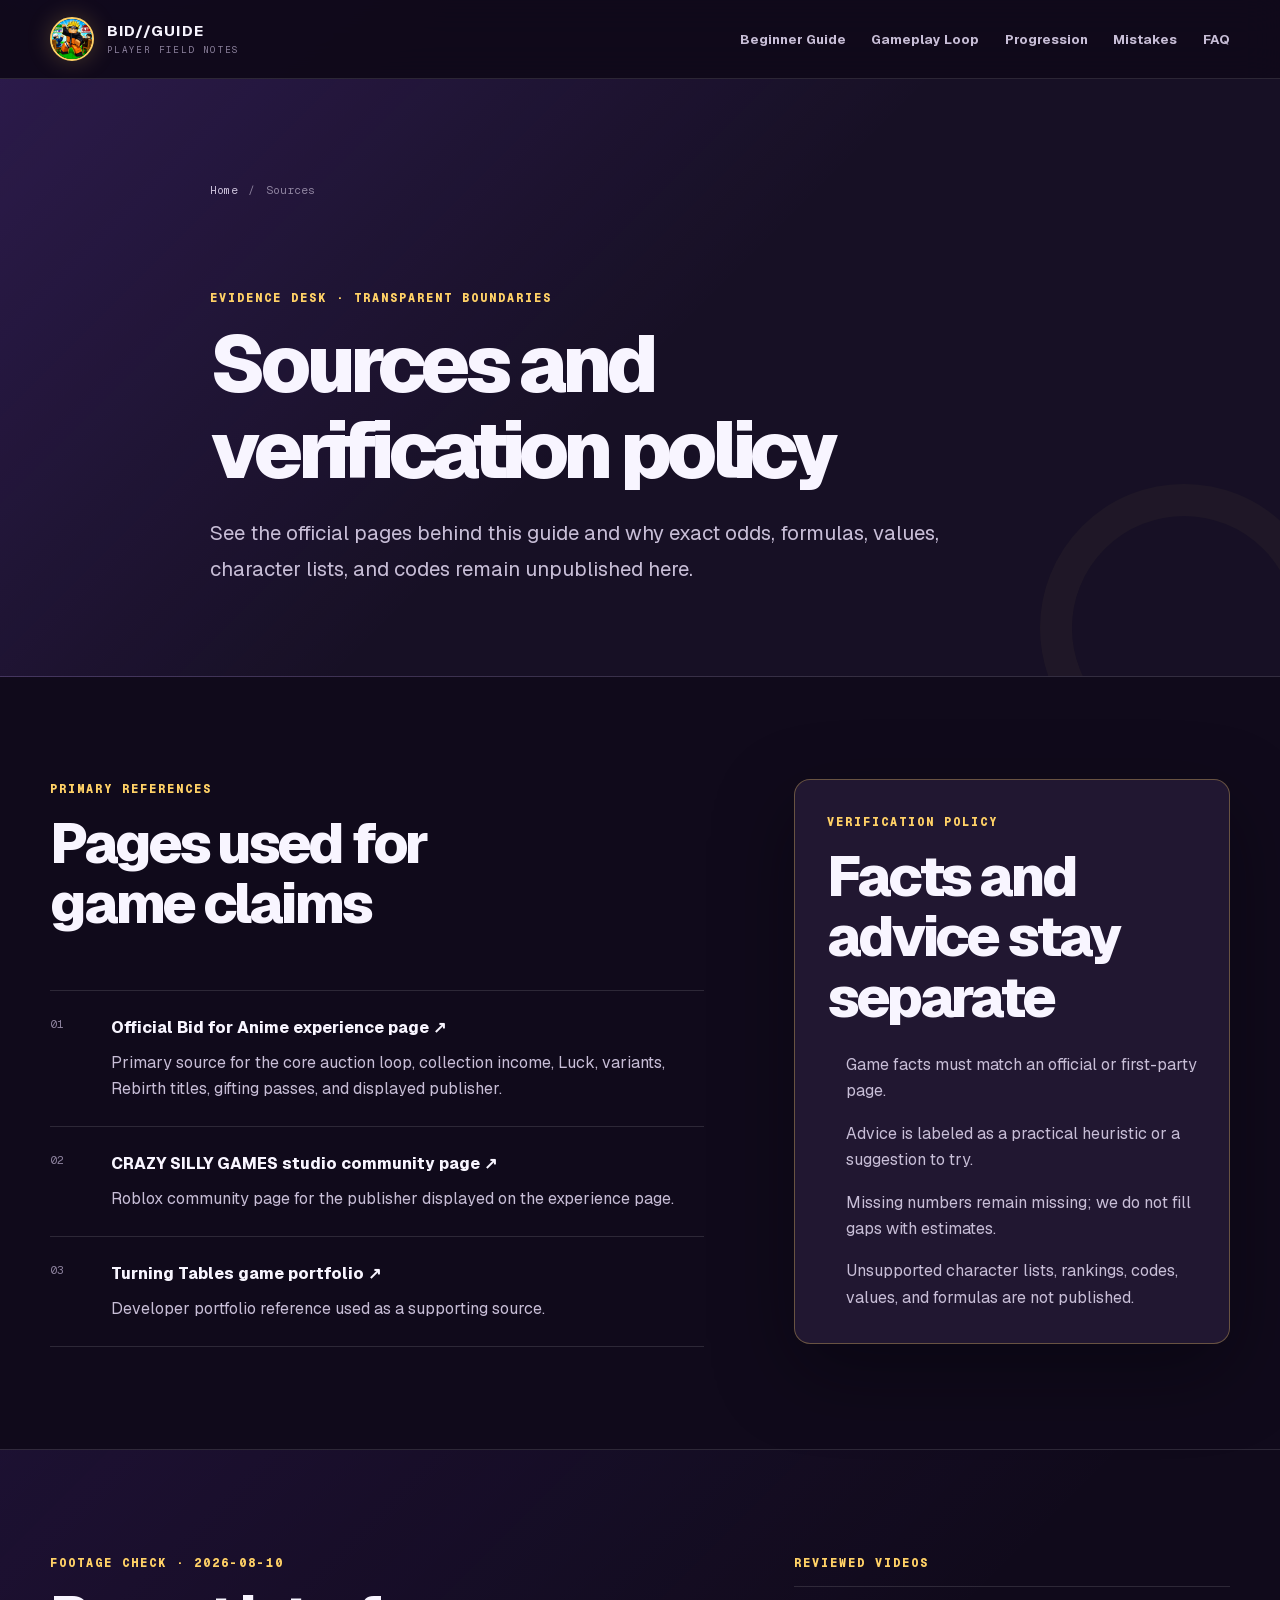
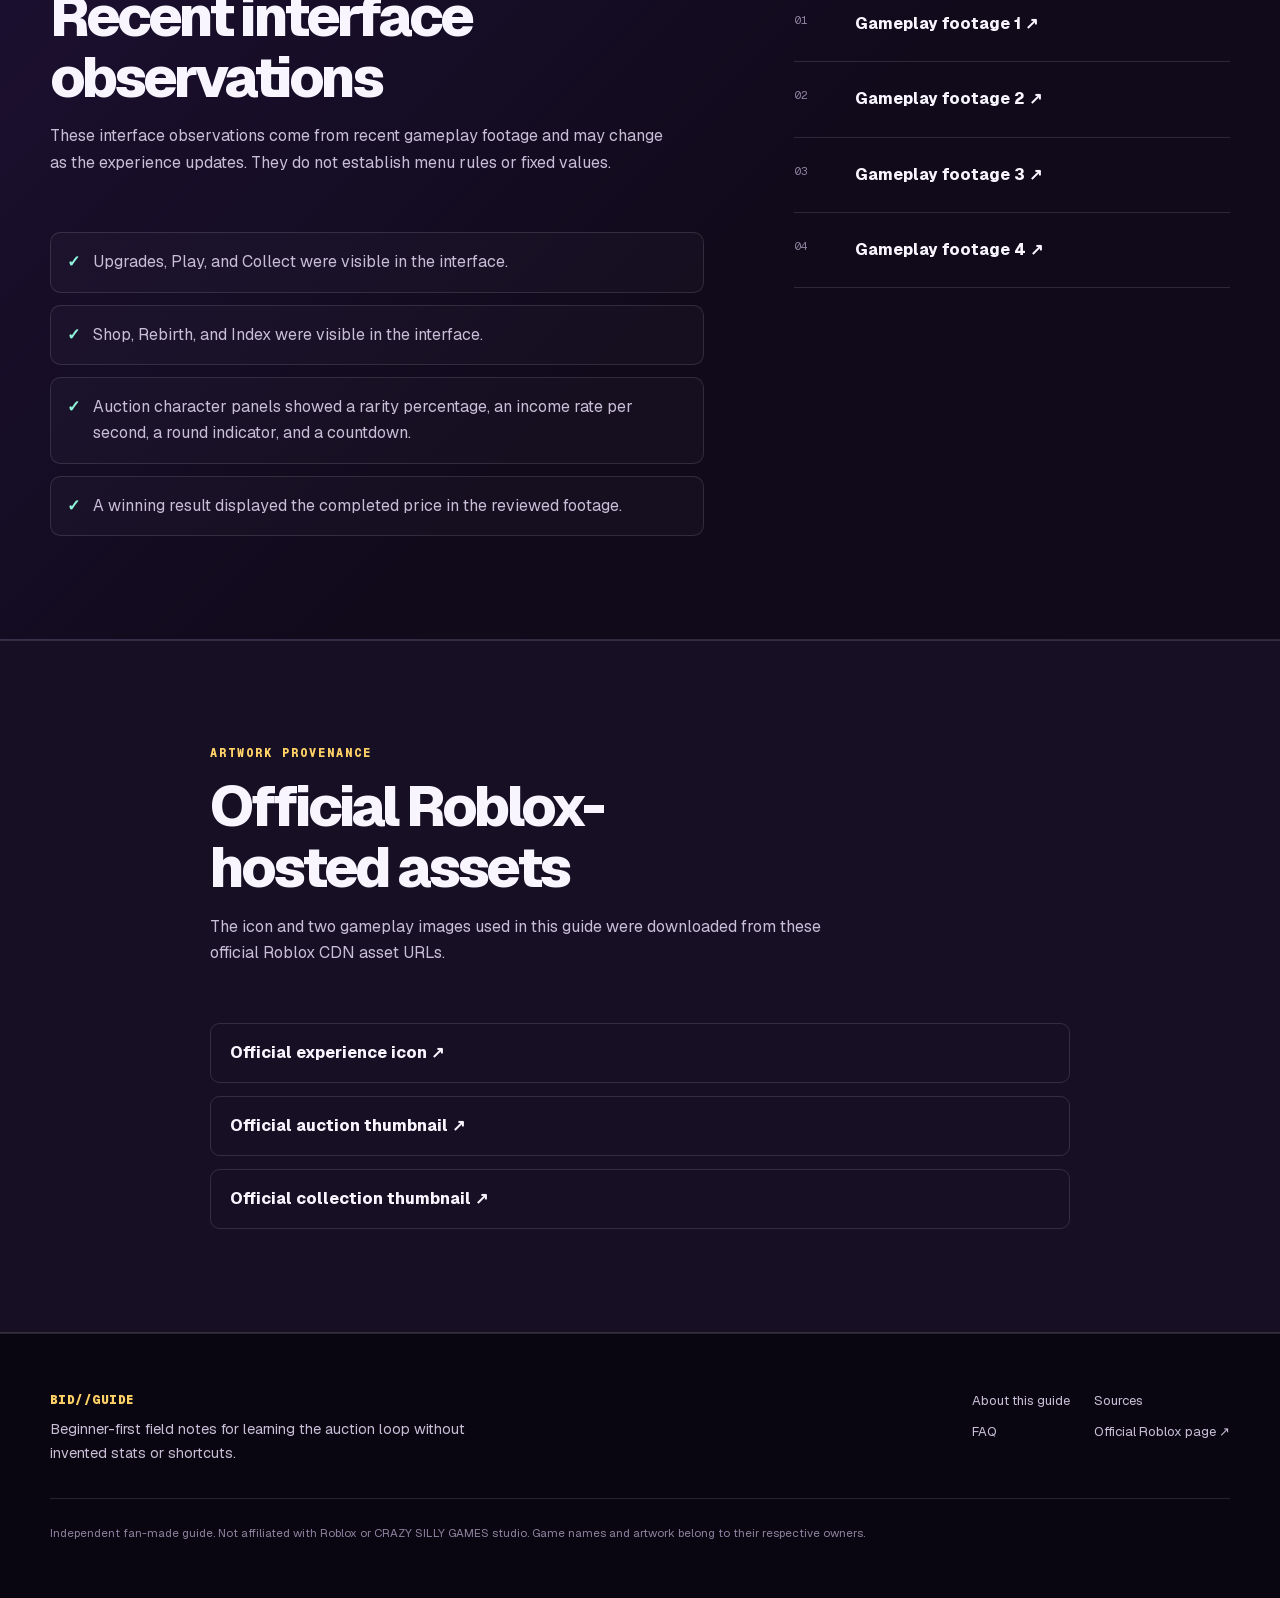
<file: sources/index.html>
<!DOCTYPE html><html lang="en"><head><meta charSet="utf-8"/><meta name="viewport" content="width=device-width, initial-scale=1"/><link rel="stylesheet" href="/_next/static/css/index.BKUpjQ6x.css" data-rsc-css-href="/_next/static/css/index.BKUpjQ6x.css" data-precedence="vite-rsc/importer-resources"/><title>Sources &amp; Verification Policy | Bid for Anime Guide</title><meta name="description" content="See the official pages behind this guide and why exact odds, formulas, values, character lists, and codes remain unpublished here."/><meta name="application-name" content="Bid for Anime Guide"/><meta property="og:title" content="Bid for Anime Beginner Guide &amp; Quick Start"/><meta property="og:description" content="A beginner-first, fan-made guide to auctions, collection income, Luck upgrades, variants, and Rebirth progression in Bid for Anime."/><meta property="og:url" content="https://bidforanimegame.wiki/"/><meta property="og:site_name" content="Bid for Anime Guide"/><meta property="og:type" content="website"/><meta property="og:locale" content="en_US"/><meta property="og:image" content="https://bidforanimegame.wiki/og.png"/><meta property="og:image:width" content="1730"/><meta property="og:image:height" content="909"/><meta property="og:image:alt" content="Bid for Anime Beginner Guide and Quick Start"/><meta name="twitter:card" content="summary_large_image"/><meta name="twitter:title" content="Bid for Anime Beginner Guide &amp; Quick Start"/><meta name="twitter:description" content="A beginner-first, fan-made guide to auctions, collection income, Luck upgrades, variants, and Rebirth progression in Bid for Anime."/><meta name="twitter:image" content="https://bidforanimegame.wiki/og.png"/><link rel="shortcut icon" href="/images/bid-for-anime-icon.png"/><link rel="icon" href="/images/bid-for-anime-icon.png"/><link rel="apple-touch-icon" href="/images/bid-for-anime-icon.png"/><link rel="canonical" href="https://bidforanimegame.wiki/sources/"/><meta name="theme-color" content="#120c1f"/><meta name="color-scheme" content="dark"/>
<link rel="preload" href="/_next/static/_vinext_fonts/geist-8ac0455e797f/geist-98bbbccb.woff2" as="font" type="font/woff2" crossorigin />
<link rel="preload" href="/_next/static/_vinext_fonts/geist-mono-00e989178794/geist-mono-013b2f2f.woff2" as="font" type="font/woff2" crossorigin />
<style data-vinext-fonts>/* cyrillic-ext */
@font-face {
  font-family: 'Geist';
  font-style: normal;
  font-weight: 100 900;
  font-display: swap;
  src: url(/_next/static/_vinext_fonts/geist-8ac0455e797f/geist-ff2310f5.woff2) format('woff2');
  unicode-range: U+0460-052F, U+1C80-1C8A, U+20B4, U+2DE0-2DFF, U+A640-A69F, U+FE2E-FE2F;
}
/* cyrillic */
@font-face {
  font-family: 'Geist';
  font-style: normal;
  font-weight: 100 900;
  font-display: swap;
  src: url(/_next/static/_vinext_fonts/geist-8ac0455e797f/geist-875ccdd4.woff2) format('woff2');
  unicode-range: U+0301, U+0400-045F, U+0490-0491, U+04B0-04B1, U+2116;
}
/* vietnamese */
@font-face {
  font-family: 'Geist';
  font-style: normal;
  font-weight: 100 900;
  font-display: swap;
  src: url(/_next/static/_vinext_fonts/geist-8ac0455e797f/geist-52306abf.woff2) format('woff2');
  unicode-range: U+0102-0103, U+0110-0111, U+0128-0129, U+0168-0169, U+01A0-01A1, U+01AF-01B0, U+0300-0301, U+0303-0304, U+0308-0309, U+0323, U+0329, U+1EA0-1EF9, U+20AB;
}
/* latin-ext */
@font-face {
  font-family: 'Geist';
  font-style: normal;
  font-weight: 100 900;
  font-display: swap;
  src: url(/_next/static/_vinext_fonts/geist-8ac0455e797f/geist-001175b1.woff2) format('woff2');
  unicode-range: U+0100-02BA, U+02BD-02C5, U+02C7-02CC, U+02CE-02D7, U+02DD-02FF, U+0304, U+0308, U+0329, U+1D00-1DBF, U+1E00-1E9F, U+1EF2-1EFF, U+2020, U+20A0-20AB, U+20AD-20C0, U+2113, U+2C60-2C7F, U+A720-A7FF;
}
/* latin */
@font-face {
  font-family: 'Geist';
  font-style: normal;
  font-weight: 100 900;
  font-display: swap;
  src: url(/_next/static/_vinext_fonts/geist-8ac0455e797f/geist-98bbbccb.woff2) format('woff2');
  unicode-range: U+0000-00FF, U+0131, U+0152-0153, U+02BB-02BC, U+02C6, U+02DA, U+02DC, U+0304, U+0308, U+0329, U+2000-206F, U+20AC, U+2122, U+2191, U+2193, U+2212, U+2215, U+FEFF, U+FFFD;
}

@font-face {
  font-family: 'Geist Fallback';
  src: local("Arial");
  ascent-override: 95.94%;
  descent-override: 28.16%;
  line-gap-override: 0.00%;
  size-adjust: 104.76%;
}

.__font_geist_19ysh9d { font-family: 'Geist', 'Geist Fallback'; font-style: normal; }

.__variable_geist_19ysh9d { --font-geist-sans: 'Geist', 'Geist Fallback'; }

/* cyrillic-ext */
@font-face {
  font-family: 'Geist Mono';
  font-style: normal;
  font-weight: 100 900;
  font-display: swap;
  src: url(/_next/static/_vinext_fonts/geist-mono-00e989178794/geist-mono-f6b33328.woff2) format('woff2');
  unicode-range: U+0460-052F, U+1C80-1C8A, U+20B4, U+2DE0-2DFF, U+A640-A69F, U+FE2E-FE2F;
}
/* cyrillic */
@font-face {
  font-family: 'Geist Mono';
  font-style: normal;
  font-weight: 100 900;
  font-display: swap;
  src: url(/_next/static/_vinext_fonts/geist-mono-00e989178794/geist-mono-44e03052.woff2) format('woff2');
  unicode-range: U+0301, U+0400-045F, U+0490-0491, U+04B0-04B1, U+2116;
}
/* symbols2 */
@font-face {
  font-family: 'Geist Mono';
  font-style: normal;
  font-weight: 100 900;
  font-display: swap;
  src: url(/_next/static/_vinext_fonts/geist-mono-00e989178794/geist-mono-0638449e.woff2) format('woff2');
  unicode-range: U+2000-2001, U+2004-2008, U+200A, U+23B8-23BD, U+2500-259F;
}
/* vietnamese */
@font-face {
  font-family: 'Geist Mono';
  font-style: normal;
  font-weight: 100 900;
  font-display: swap;
  src: url(/_next/static/_vinext_fonts/geist-mono-00e989178794/geist-mono-971fb274.woff2) format('woff2');
  unicode-range: U+0102-0103, U+0110-0111, U+0128-0129, U+0168-0169, U+01A0-01A1, U+01AF-01B0, U+0300-0301, U+0303-0304, U+0308-0309, U+0323, U+0329, U+1EA0-1EF9, U+20AB;
}
/* latin-ext */
@font-face {
  font-family: 'Geist Mono';
  font-style: normal;
  font-weight: 100 900;
  font-display: swap;
  src: url(/_next/static/_vinext_fonts/geist-mono-00e989178794/geist-mono-44745446.woff2) format('woff2');
  unicode-range: U+0100-02BA, U+02BD-02C5, U+02C7-02CC, U+02CE-02D7, U+02DD-02FF, U+0304, U+0308, U+0329, U+1D00-1DBF, U+1E00-1E9F, U+1EF2-1EFF, U+2020, U+20A0-20AB, U+20AD-20C0, U+2113, U+2C60-2C7F, U+A720-A7FF;
}
/* latin */
@font-face {
  font-family: 'Geist Mono';
  font-style: normal;
  font-weight: 100 900;
  font-display: swap;
  src: url(/_next/static/_vinext_fonts/geist-mono-00e989178794/geist-mono-013b2f2f.woff2) format('woff2');
  unicode-range: U+0000-00FF, U+0131, U+0152-0153, U+02BB-02BC, U+02C6, U+02DA, U+02DC, U+0304, U+0308, U+0329, U+2000-206F, U+20AC, U+2122, U+2191, U+2193, U+2212, U+2215, U+FEFF, U+FFFD;
}

@font-face {
  font-family: 'Geist Mono Fallback';
  src: local("Arial");
  ascent-override: 74.67%;
  descent-override: 21.92%;
  line-gap-override: 0.00%;
  size-adjust: 134.59%;
}

.__font_geist_mono_1001rt9 { font-family: 'Geist Mono', 'Geist Mono Fallback'; font-style: normal; }

.__variable_geist_mono_1001rt9 { --font-geist-mono: 'Geist Mono', 'Geist Mono Fallback'; }
</style>
</head><body class="__variable_geist_19ysh9d __variable_geist_mono_1001rt9"><a class="skip-link" href="#main-content">Skip to main content</a><header class="site-header"><div class="shell header-inner"><a class="brand" href="/" aria-label="Bid for Anime Guide home"><span class="brand-icon" aria-hidden="true"><img src="/images/bid-for-anime-icon.png" alt="" width="44" height="44" loading="eager" fetchPriority="high" decoding="async" data-nimg="1"/></span><span><strong>BID//GUIDE</strong><small>PLAYER FIELD NOTES</small></span></a><nav aria-label="Primary navigation"><ul class="nav-list"><li><a href="/guides/beginner/">Beginner Guide</a></li><li><a href="/gameplay-loop/">Gameplay Loop</a></li><li><a href="/progression/">Progression</a></li><li><a href="/mistakes/">Mistakes</a></li><li><a href="/faq/">FAQ</a></li></ul></nav></div></header><main id="main-content"><section class="page-intro section-pad"><div class="shell narrow"><nav class="breadcrumbs" aria-label="Breadcrumb"><a href="/">Home</a><span aria-hidden="true">/</span><span aria-current="page">Sources</span></nav><script type="application/ld+json">{"@context":"https://schema.org","@type":"BreadcrumbList","itemListElement":[{"@type":"ListItem","position":1,"name":"Home","item":"https://bidforanimegame.wiki/"},{"@type":"ListItem","position":2,"name":"Sources","item":"https://bidforanimegame.wiki/sources/"}]}</script><p class="eyebrow">Evidence desk · transparent boundaries</p><h1>Sources and verification policy</h1><p class="lede">See the official pages behind this guide and why exact odds, formulas, values, character lists, and codes remain unpublished here.</p></div></section><section class="section-pad"><div class="shell source-page-grid"><div><div class="section-heading"><p class="eyebrow">Primary references</p><h2>Pages used for game claims</h2></div><ol class="source-list"><li><span>01</span><div><a href="https://www.roblox.com/games/87274635966213/Bid-for-Anime" rel="noreferrer" target="_blank">Official Bid for Anime experience page<!-- --> ↗</a><p>Primary source for the core auction loop, collection income, Luck, variants, Rebirth titles, gifting passes, and displayed publisher.</p></div></li><li><span>02</span><div><a href="https://www.roblox.com/communities/1056817463/CRAZY-SILLY-GAMES-studio" rel="noreferrer" target="_blank">CRAZY SILLY GAMES studio community page<!-- --> ↗</a><p>Roblox community page for the publisher displayed on the experience page.</p></div></li><li><span>03</span><div><a href="https://turningtables.games/games" rel="noreferrer" target="_blank">Turning Tables game portfolio<!-- --> ↗</a><p>Developer portfolio reference used as a supporting source.</p></div></li></ol></div><aside class="method-card"><p class="eyebrow">Verification policy</p><h2>Facts and advice stay separate</h2><ul><li>Game facts must match an official or first-party page.</li><li>Advice is labeled as a practical heuristic or a suggestion to try.</li><li>Missing numbers remain missing; we do not fill gaps with estimates.</li><li>Unsupported character lists, rankings, codes, values, and formulas are not published.</li></ul></aside></div></section><section class="section-pad footage-section" aria-labelledby="footage-title"><div class="shell source-page-grid"><div><div class="section-heading"><p class="eyebrow">Footage check · <!-- -->2026-08-10</p><h2 id="footage-title">Recent interface observations</h2><p>These interface observations come from recent gameplay footage and may change as the experience updates. They do not establish menu rules or fixed values.</p></div><ul class="observed-list"><li>Upgrades, Play, and Collect were visible in the interface.</li><li>Shop, Rebirth, and Index were visible in the interface.</li><li>Auction character panels showed a rarity percentage, an income rate per second, a round indicator, and a countdown.</li><li>A winning result displayed the completed price in the reviewed footage.</li></ul></div><div><p class="eyebrow">Reviewed videos</p><ol class="source-list compact-source-list"><li><span>01</span><div><a href="https://www.youtube.com/watch?v=V9zQKP6-_YQ" rel="noreferrer" target="_blank">Gameplay footage <!-- -->1<!-- --> ↗</a></div></li><li><span>02</span><div><a href="https://www.youtube.com/watch?v=ENZa1d5J_60" rel="noreferrer" target="_blank">Gameplay footage <!-- -->2<!-- --> ↗</a></div></li><li><span>03</span><div><a href="https://www.youtube.com/watch?v=VJKrMsayqTI" rel="noreferrer" target="_blank">Gameplay footage <!-- -->3<!-- --> ↗</a></div></li><li><span>04</span><div><a href="https://www.youtube.com/watch?v=o0QkUT43eDY" rel="noreferrer" target="_blank">Gameplay footage <!-- -->4<!-- --> ↗</a></div></li></ol></div></div></section><section class="section-pad asset-section" aria-labelledby="assets-title"><div class="shell narrow"><div class="section-heading"><p class="eyebrow">Artwork provenance</p><h2 id="assets-title">Official Roblox-hosted assets</h2><p>The icon and two gameplay images used in this guide were downloaded from these official Roblox CDN asset URLs.</p></div><ul class="asset-links"><li><a href="https://tr.rbxcdn.com/180DAY-94ac1010fafc6bbf4667425ab71d81df/512/512/Image/Png/noFilter" rel="noreferrer" target="_blank">Official experience icon<!-- --> ↗</a></li><li><a href="https://tr.rbxcdn.com/180DAY-83cf9629b57fc8f86ea00d78acf85bf7/768/432/Image/Png/noFilter" rel="noreferrer" target="_blank">Official auction thumbnail<!-- --> ↗</a></li><li><a href="https://tr.rbxcdn.com/180DAY-a3534ca8e7be87e33568f5db683b6900/768/432/Image/Png/noFilter" rel="noreferrer" target="_blank">Official collection thumbnail<!-- --> ↗</a></li></ul></div></section></main><footer class="site-footer"><div class="shell footer-grid"><div><p class="footer-mark">BID//GUIDE</p><p class="footer-copy">Beginner-first field notes for learning the auction loop without invented stats or shortcuts.</p></div><div class="footer-links" aria-label="Guide links"><a href="/about/">About this guide</a><a href="/sources/">Sources</a><a href="/faq/">FAQ</a><a href="https://www.roblox.com/games/87274635966213/Bid-for-Anime" rel="noreferrer" target="_blank">Official Roblox page ↗</a></div><p class="fan-note">Independent fan-made guide. Not affiliated with Roblox or<!-- --> CRAZY SILLY GAMES studio<!-- -->. Game names and artwork belong to their respective owners.</p></div></footer><script type="application/ld+json">[{"@context":"https://schema.org","@type":"WebSite","@id":"https://bidforanimegame.wiki/#website","url":"https://bidforanimegame.wiki/","name":"Bid for Anime Guide","description":"A beginner-first, fan-made guide to auctions, collection income, Luck upgrades, variants, and Rebirth progression in Bid for Anime.","inLanguage":"en-US"},{"@context":"https://schema.org","@type":"VideoGame","@id":"https://bidforanimegame.wiki/#game","name":"Bid for Anime!","url":"https://www.roblox.com/games/87274635966213/Bid-for-Anime","sameAs":"https://www.roblox.com/games/87274635966213/Bid-for-Anime","gamePlatform":"Roblox","description":"A Roblox experience where players compete at auction tables, add won characters to a money-generating collection, upgrade Luck for rarer rolls, collect variants, and Rebirth for titles.","publisher":{"@type":"Organization","name":"CRAZY SILLY GAMES studio","url":"https://www.roblox.com/communities/1056817463/CRAZY-SILLY-GAMES-studio"},"mainEntityOfPage":"https://bidforanimegame.wiki/"}]</script></body></html>
</file>
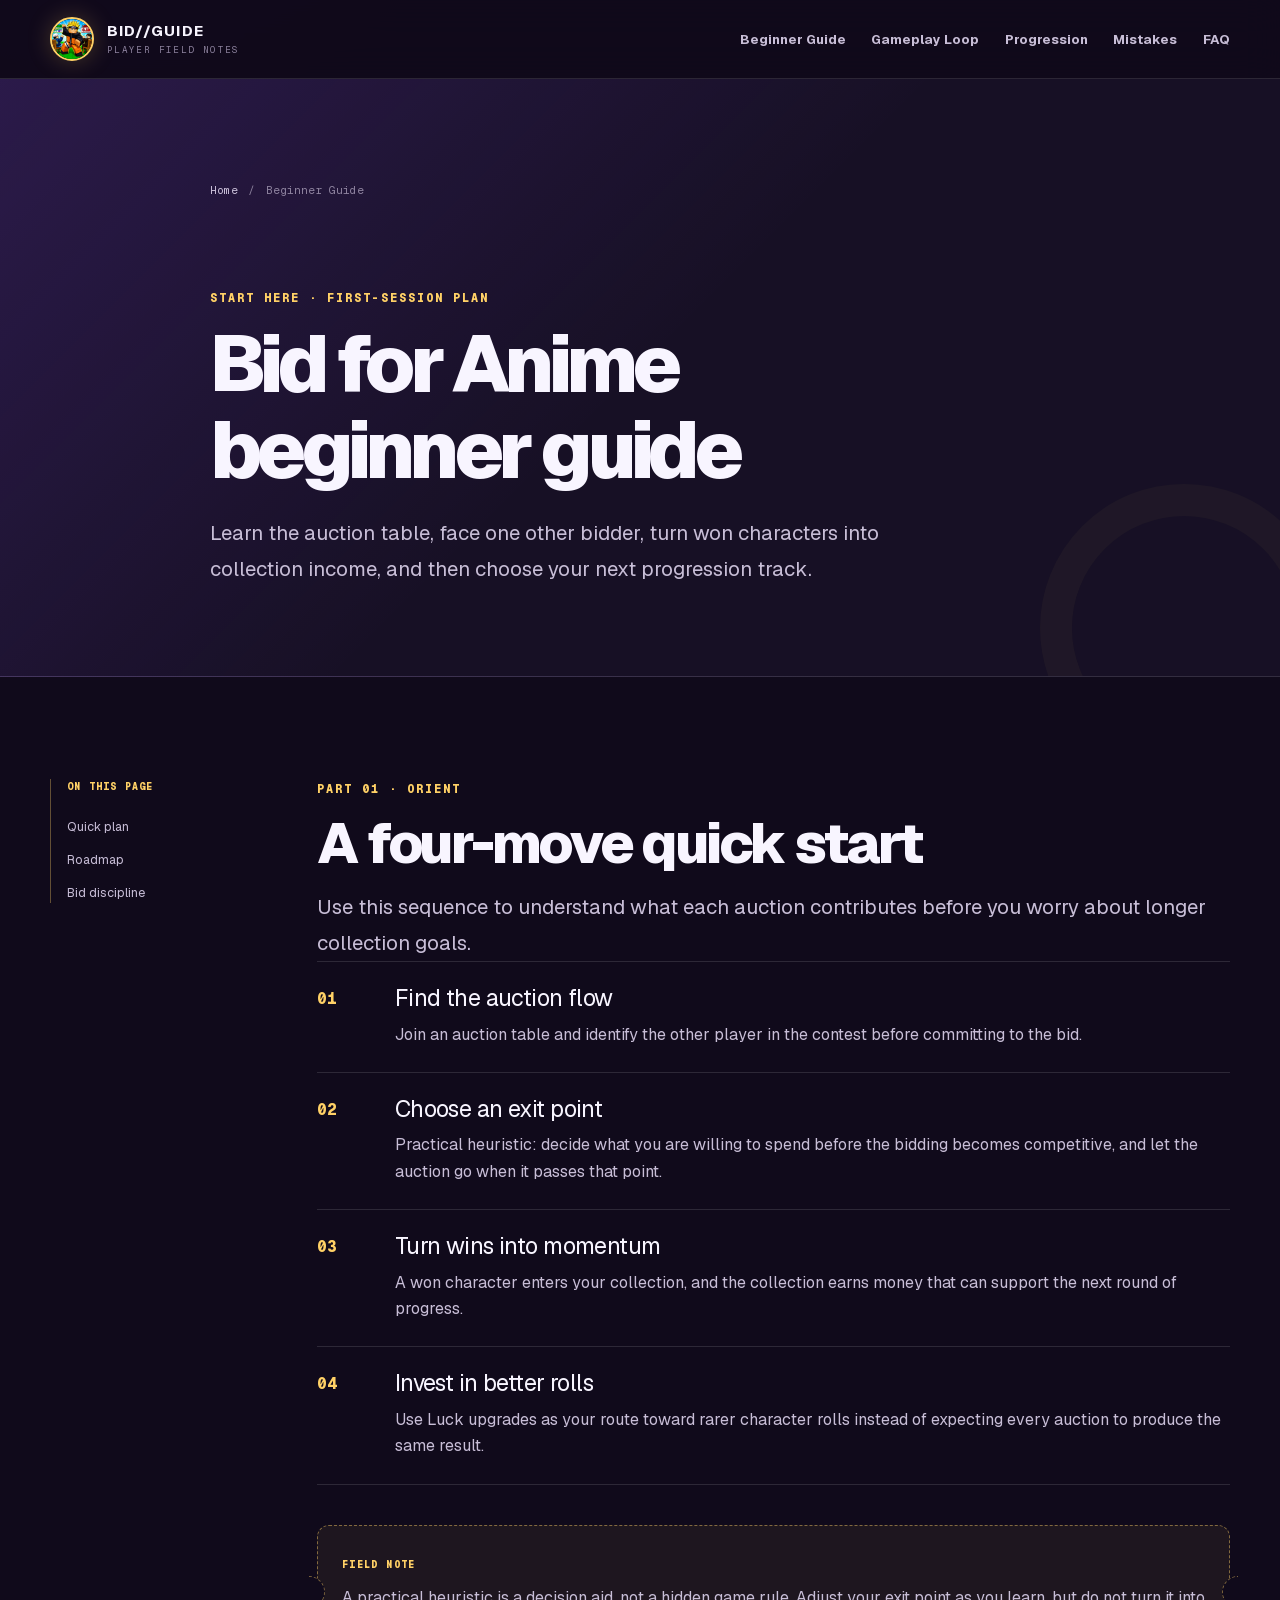
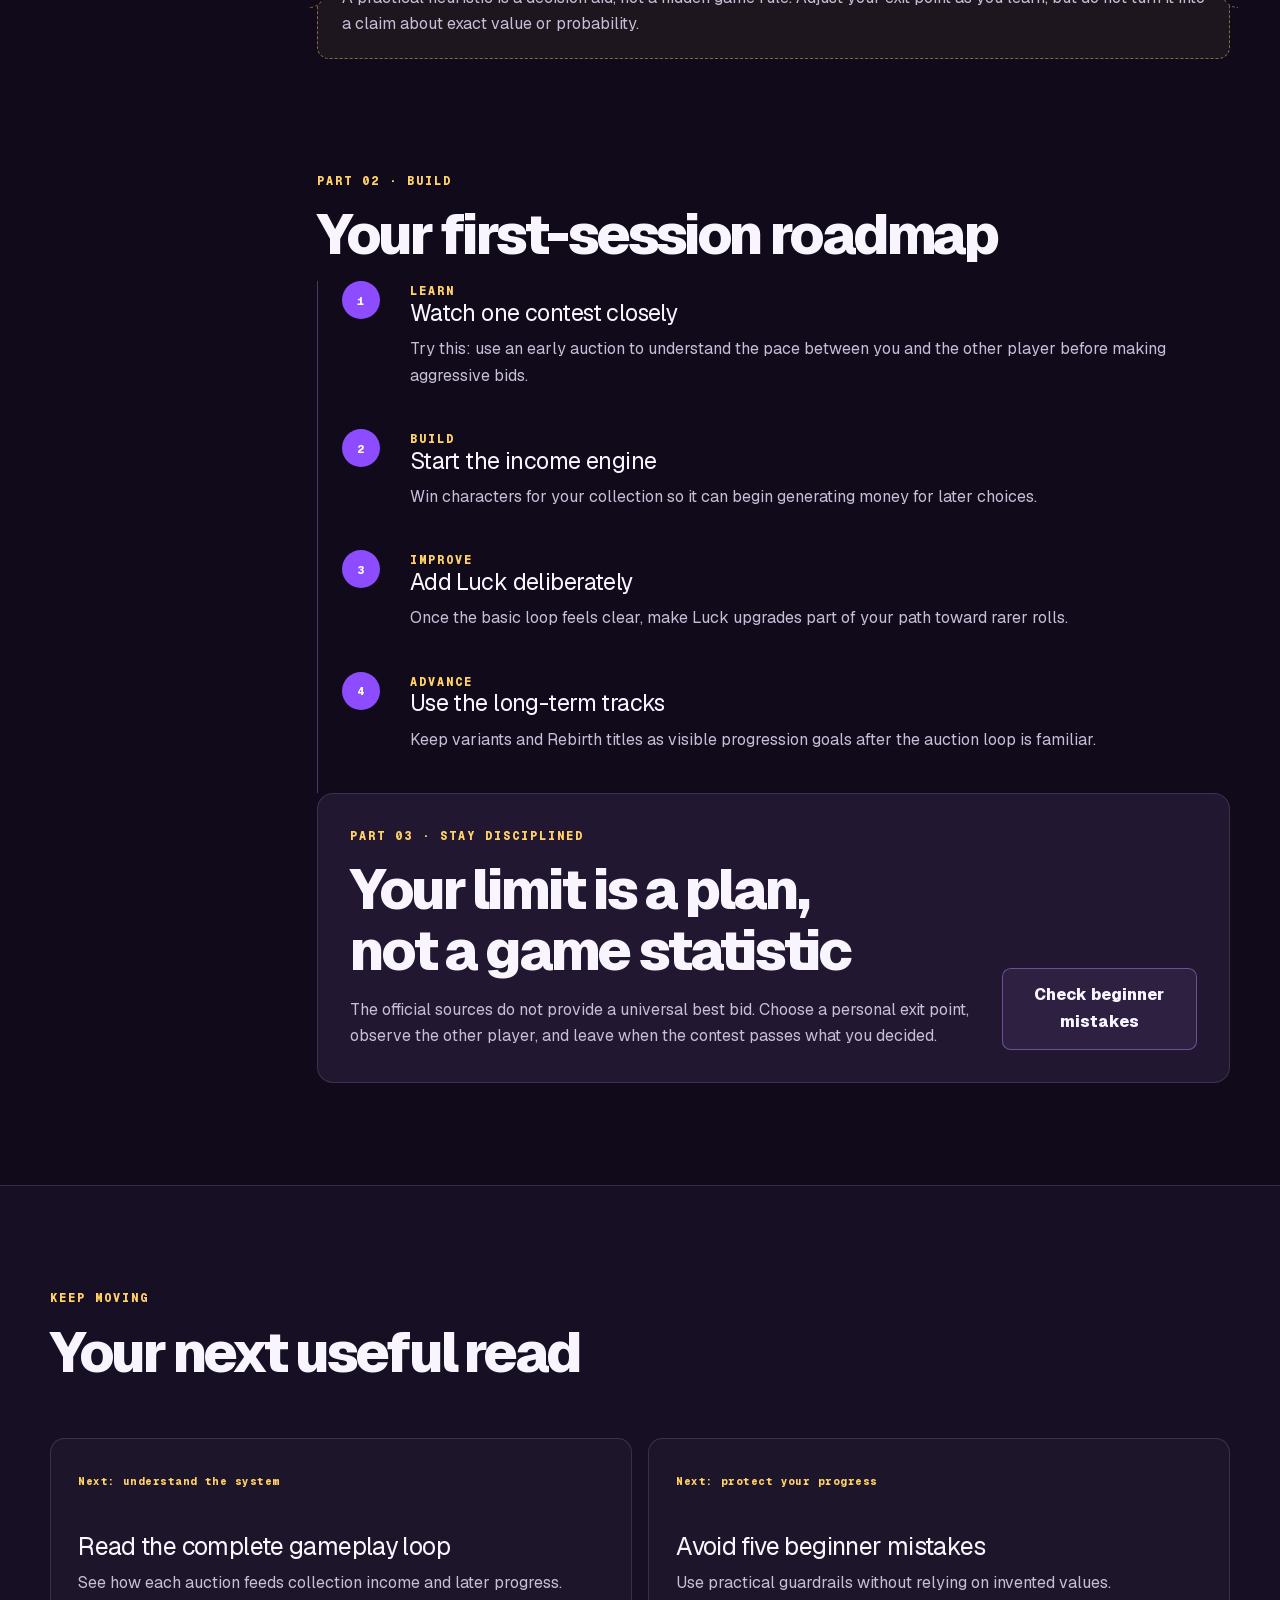
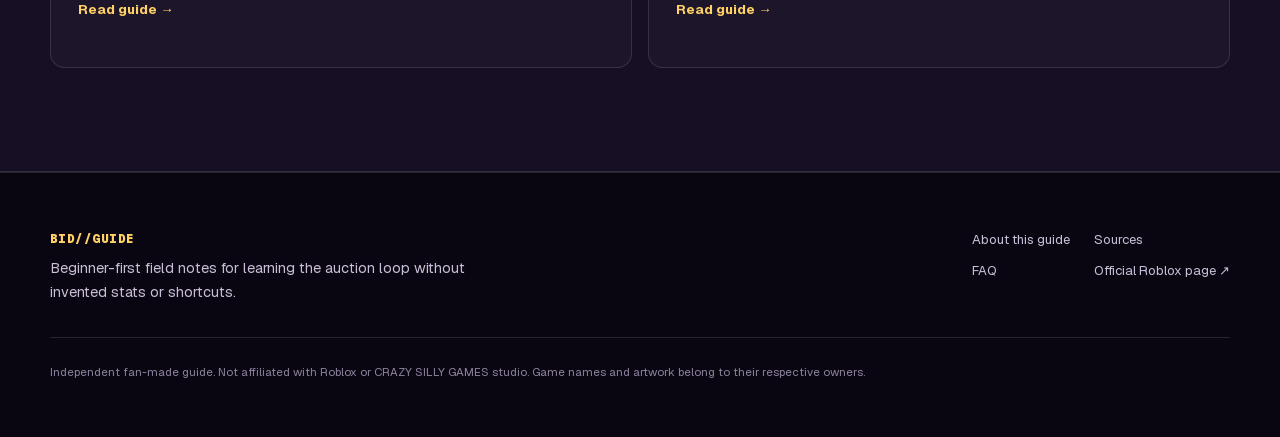
<file: guides/beginner/index.html>
<!DOCTYPE html><html lang="en"><head><meta charSet="utf-8"/><meta name="viewport" content="width=device-width, initial-scale=1"/><link rel="stylesheet" href="/_next/static/css/index.BKUpjQ6x.css" data-rsc-css-href="/_next/static/css/index.BKUpjQ6x.css" data-precedence="vite-rsc/importer-resources"/><title>Beginner Guide &amp; First-Session Plan | Bid for Anime Guide</title><meta name="description" content="Learn the auction table, face one other bidder, turn won characters into collection income, and then choose your next progression track."/><meta name="application-name" content="Bid for Anime Guide"/><meta property="og:title" content="Bid for Anime Beginner Guide &amp; Quick Start"/><meta property="og:description" content="A beginner-first, fan-made guide to auctions, collection income, Luck upgrades, variants, and Rebirth progression in Bid for Anime."/><meta property="og:url" content="https://bidforanimegame.wiki/"/><meta property="og:site_name" content="Bid for Anime Guide"/><meta property="og:type" content="website"/><meta property="og:locale" content="en_US"/><meta property="og:image" content="https://bidforanimegame.wiki/og.png"/><meta property="og:image:width" content="1730"/><meta property="og:image:height" content="909"/><meta property="og:image:alt" content="Bid for Anime Beginner Guide and Quick Start"/><meta name="twitter:card" content="summary_large_image"/><meta name="twitter:title" content="Bid for Anime Beginner Guide &amp; Quick Start"/><meta name="twitter:description" content="A beginner-first, fan-made guide to auctions, collection income, Luck upgrades, variants, and Rebirth progression in Bid for Anime."/><meta name="twitter:image" content="https://bidforanimegame.wiki/og.png"/><link rel="shortcut icon" href="/images/bid-for-anime-icon.png"/><link rel="icon" href="/images/bid-for-anime-icon.png"/><link rel="apple-touch-icon" href="/images/bid-for-anime-icon.png"/><link rel="canonical" href="https://bidforanimegame.wiki/guides/beginner/"/><meta name="theme-color" content="#120c1f"/><meta name="color-scheme" content="dark"/>
<link rel="preload" href="/_next/static/_vinext_fonts/geist-8ac0455e797f/geist-98bbbccb.woff2" as="font" type="font/woff2" crossorigin />
<link rel="preload" href="/_next/static/_vinext_fonts/geist-mono-00e989178794/geist-mono-013b2f2f.woff2" as="font" type="font/woff2" crossorigin />
<style data-vinext-fonts>/* cyrillic-ext */
@font-face {
  font-family: 'Geist';
  font-style: normal;
  font-weight: 100 900;
  font-display: swap;
  src: url(/_next/static/_vinext_fonts/geist-8ac0455e797f/geist-ff2310f5.woff2) format('woff2');
  unicode-range: U+0460-052F, U+1C80-1C8A, U+20B4, U+2DE0-2DFF, U+A640-A69F, U+FE2E-FE2F;
}
/* cyrillic */
@font-face {
  font-family: 'Geist';
  font-style: normal;
  font-weight: 100 900;
  font-display: swap;
  src: url(/_next/static/_vinext_fonts/geist-8ac0455e797f/geist-875ccdd4.woff2) format('woff2');
  unicode-range: U+0301, U+0400-045F, U+0490-0491, U+04B0-04B1, U+2116;
}
/* vietnamese */
@font-face {
  font-family: 'Geist';
  font-style: normal;
  font-weight: 100 900;
  font-display: swap;
  src: url(/_next/static/_vinext_fonts/geist-8ac0455e797f/geist-52306abf.woff2) format('woff2');
  unicode-range: U+0102-0103, U+0110-0111, U+0128-0129, U+0168-0169, U+01A0-01A1, U+01AF-01B0, U+0300-0301, U+0303-0304, U+0308-0309, U+0323, U+0329, U+1EA0-1EF9, U+20AB;
}
/* latin-ext */
@font-face {
  font-family: 'Geist';
  font-style: normal;
  font-weight: 100 900;
  font-display: swap;
  src: url(/_next/static/_vinext_fonts/geist-8ac0455e797f/geist-001175b1.woff2) format('woff2');
  unicode-range: U+0100-02BA, U+02BD-02C5, U+02C7-02CC, U+02CE-02D7, U+02DD-02FF, U+0304, U+0308, U+0329, U+1D00-1DBF, U+1E00-1E9F, U+1EF2-1EFF, U+2020, U+20A0-20AB, U+20AD-20C0, U+2113, U+2C60-2C7F, U+A720-A7FF;
}
/* latin */
@font-face {
  font-family: 'Geist';
  font-style: normal;
  font-weight: 100 900;
  font-display: swap;
  src: url(/_next/static/_vinext_fonts/geist-8ac0455e797f/geist-98bbbccb.woff2) format('woff2');
  unicode-range: U+0000-00FF, U+0131, U+0152-0153, U+02BB-02BC, U+02C6, U+02DA, U+02DC, U+0304, U+0308, U+0329, U+2000-206F, U+20AC, U+2122, U+2191, U+2193, U+2212, U+2215, U+FEFF, U+FFFD;
}

@font-face {
  font-family: 'Geist Fallback';
  src: local("Arial");
  ascent-override: 95.94%;
  descent-override: 28.16%;
  line-gap-override: 0.00%;
  size-adjust: 104.76%;
}

.__font_geist_19ysh9d { font-family: 'Geist', 'Geist Fallback'; font-style: normal; }

.__variable_geist_19ysh9d { --font-geist-sans: 'Geist', 'Geist Fallback'; }

/* cyrillic-ext */
@font-face {
  font-family: 'Geist Mono';
  font-style: normal;
  font-weight: 100 900;
  font-display: swap;
  src: url(/_next/static/_vinext_fonts/geist-mono-00e989178794/geist-mono-f6b33328.woff2) format('woff2');
  unicode-range: U+0460-052F, U+1C80-1C8A, U+20B4, U+2DE0-2DFF, U+A640-A69F, U+FE2E-FE2F;
}
/* cyrillic */
@font-face {
  font-family: 'Geist Mono';
  font-style: normal;
  font-weight: 100 900;
  font-display: swap;
  src: url(/_next/static/_vinext_fonts/geist-mono-00e989178794/geist-mono-44e03052.woff2) format('woff2');
  unicode-range: U+0301, U+0400-045F, U+0490-0491, U+04B0-04B1, U+2116;
}
/* symbols2 */
@font-face {
  font-family: 'Geist Mono';
  font-style: normal;
  font-weight: 100 900;
  font-display: swap;
  src: url(/_next/static/_vinext_fonts/geist-mono-00e989178794/geist-mono-0638449e.woff2) format('woff2');
  unicode-range: U+2000-2001, U+2004-2008, U+200A, U+23B8-23BD, U+2500-259F;
}
/* vietnamese */
@font-face {
  font-family: 'Geist Mono';
  font-style: normal;
  font-weight: 100 900;
  font-display: swap;
  src: url(/_next/static/_vinext_fonts/geist-mono-00e989178794/geist-mono-971fb274.woff2) format('woff2');
  unicode-range: U+0102-0103, U+0110-0111, U+0128-0129, U+0168-0169, U+01A0-01A1, U+01AF-01B0, U+0300-0301, U+0303-0304, U+0308-0309, U+0323, U+0329, U+1EA0-1EF9, U+20AB;
}
/* latin-ext */
@font-face {
  font-family: 'Geist Mono';
  font-style: normal;
  font-weight: 100 900;
  font-display: swap;
  src: url(/_next/static/_vinext_fonts/geist-mono-00e989178794/geist-mono-44745446.woff2) format('woff2');
  unicode-range: U+0100-02BA, U+02BD-02C5, U+02C7-02CC, U+02CE-02D7, U+02DD-02FF, U+0304, U+0308, U+0329, U+1D00-1DBF, U+1E00-1E9F, U+1EF2-1EFF, U+2020, U+20A0-20AB, U+20AD-20C0, U+2113, U+2C60-2C7F, U+A720-A7FF;
}
/* latin */
@font-face {
  font-family: 'Geist Mono';
  font-style: normal;
  font-weight: 100 900;
  font-display: swap;
  src: url(/_next/static/_vinext_fonts/geist-mono-00e989178794/geist-mono-013b2f2f.woff2) format('woff2');
  unicode-range: U+0000-00FF, U+0131, U+0152-0153, U+02BB-02BC, U+02C6, U+02DA, U+02DC, U+0304, U+0308, U+0329, U+2000-206F, U+20AC, U+2122, U+2191, U+2193, U+2212, U+2215, U+FEFF, U+FFFD;
}

@font-face {
  font-family: 'Geist Mono Fallback';
  src: local("Arial");
  ascent-override: 74.67%;
  descent-override: 21.92%;
  line-gap-override: 0.00%;
  size-adjust: 134.59%;
}

.__font_geist_mono_1001rt9 { font-family: 'Geist Mono', 'Geist Mono Fallback'; font-style: normal; }

.__variable_geist_mono_1001rt9 { --font-geist-mono: 'Geist Mono', 'Geist Mono Fallback'; }
</style>
</head><body class="__variable_geist_19ysh9d __variable_geist_mono_1001rt9"><a class="skip-link" href="#main-content">Skip to main content</a><header class="site-header"><div class="shell header-inner"><a class="brand" href="/" aria-label="Bid for Anime Guide home"><span class="brand-icon" aria-hidden="true"><img src="/images/bid-for-anime-icon.png" alt="" width="44" height="44" loading="eager" fetchPriority="high" decoding="async" data-nimg="1"/></span><span><strong>BID//GUIDE</strong><small>PLAYER FIELD NOTES</small></span></a><nav aria-label="Primary navigation"><ul class="nav-list"><li><a href="/guides/beginner/">Beginner Guide</a></li><li><a href="/gameplay-loop/">Gameplay Loop</a></li><li><a href="/progression/">Progression</a></li><li><a href="/mistakes/">Mistakes</a></li><li><a href="/faq/">FAQ</a></li></ul></nav></div></header><main id="main-content"><section class="page-intro section-pad"><div class="shell narrow"><nav class="breadcrumbs" aria-label="Breadcrumb"><a href="/">Home</a><span aria-hidden="true">/</span><span aria-current="page">Beginner Guide</span></nav><script type="application/ld+json">{"@context":"https://schema.org","@type":"BreadcrumbList","itemListElement":[{"@type":"ListItem","position":1,"name":"Home","item":"https://bidforanimegame.wiki/"},{"@type":"ListItem","position":2,"name":"Beginner Guide","item":"https://bidforanimegame.wiki/guides/beginner/"}]}</script><p class="eyebrow">Start here · first-session plan</p><h1>Bid for Anime beginner guide</h1><p class="lede">Learn the auction table, face one other bidder, turn won characters into collection income, and then choose your next progression track.</p></div></section><section class="section-pad guide-body" aria-labelledby="quick-plan-title"><div class="shell article-shell"><aside class="article-rail" aria-label="On this page"><span>ON THIS PAGE</span><a href="#quick-plan">Quick plan</a><a href="#roadmap">Roadmap</a><a href="#bid-discipline">Bid discipline</a></aside><div class="article-main"><section id="quick-plan"><p class="eyebrow">Part 01 · orient</p><h2 id="quick-plan-title">A four-move quick start</h2><p class="section-lede">Use this sequence to understand what each auction contributes before you worry about longer collection goals.</p><ol class="stacked-steps"><li><span>01</span><div><h3>Find the auction flow</h3><p>Join an auction table and identify the other player in the contest before committing to the bid.</p></div></li><li><span>02</span><div><h3>Choose an exit point</h3><p>Practical heuristic: decide what you are willing to spend before the bidding becomes competitive, and let the auction go when it passes that point.</p></div></li><li><span>03</span><div><h3>Turn wins into momentum</h3><p>A won character enters your collection, and the collection earns money that can support the next round of progress.</p></div></li><li><span>04</span><div><h3>Invest in better rolls</h3><p>Use Luck upgrades as your route toward rarer character rolls instead of expecting every auction to produce the same result.</p></div></li></ol></section><aside class="auction-note"><span class="auction-note-label">FIELD NOTE</span><p>A practical heuristic is a decision aid, not a hidden game rule. Adjust your exit point as you learn, but do not turn it into a claim about exact value or probability.</p></aside><section id="roadmap" class="article-section"><p class="eyebrow">Part 02 · build</p><h2>Your first-session roadmap</h2><div class="timeline-list"><article><span>1</span><div><p class="card-kicker">Learn</p><h3>Watch one contest closely</h3><p>Try this: use an early auction to understand the pace between you and the other player before making aggressive bids.</p></div></article><article><span>2</span><div><p class="card-kicker">Build</p><h3>Start the income engine</h3><p>Win characters for your collection so it can begin generating money for later choices.</p></div></article><article><span>3</span><div><p class="card-kicker">Improve</p><h3>Add Luck deliberately</h3><p>Once the basic loop feels clear, make Luck upgrades part of your path toward rarer rolls.</p></div></article><article><span>4</span><div><p class="card-kicker">Advance</p><h3>Use the long-term tracks</h3><p>Keep variants and Rebirth titles as visible progression goals after the auction loop is familiar.</p></div></article></div></section><section id="bid-discipline" class="article-section bid-discipline"><div><p class="eyebrow">Part 03 · stay disciplined</p><h2>Your limit is a plan, not a game statistic</h2><p>The official sources do not provide a universal best bid. Choose a personal exit point, observe the other player, and leave when the contest passes what you decided.</p></div><a class="button button-secondary" href="/mistakes/">Check beginner mistakes</a></section></div></div></section><section class="section-pad next-section" aria-labelledby="next-title"><div class="shell"><div class="section-heading"><p class="eyebrow">Keep moving</p><h2 id="next-title">Your next useful read</h2></div><div class="next-grid"><a class="next-card" href="/gameplay-loop/"><span>Next: understand the system</span><h3>Read the complete gameplay loop</h3><p>See how each auction feeds collection income and later progress.</p><strong aria-hidden="true">Read guide →</strong></a><a class="next-card" href="/mistakes/"><span>Next: protect your progress</span><h3>Avoid five beginner mistakes</h3><p>Use practical guardrails without relying on invented values.</p><strong aria-hidden="true">Read guide →</strong></a></div></div></section></main><footer class="site-footer"><div class="shell footer-grid"><div><p class="footer-mark">BID//GUIDE</p><p class="footer-copy">Beginner-first field notes for learning the auction loop without invented stats or shortcuts.</p></div><div class="footer-links" aria-label="Guide links"><a href="/about/">About this guide</a><a href="/sources/">Sources</a><a href="/faq/">FAQ</a><a href="https://www.roblox.com/games/87274635966213/Bid-for-Anime" rel="noreferrer" target="_blank">Official Roblox page ↗</a></div><p class="fan-note">Independent fan-made guide. Not affiliated with Roblox or<!-- --> CRAZY SILLY GAMES studio<!-- -->. Game names and artwork belong to their respective owners.</p></div></footer><script type="application/ld+json">[{"@context":"https://schema.org","@type":"WebSite","@id":"https://bidforanimegame.wiki/#website","url":"https://bidforanimegame.wiki/","name":"Bid for Anime Guide","description":"A beginner-first, fan-made guide to auctions, collection income, Luck upgrades, variants, and Rebirth progression in Bid for Anime.","inLanguage":"en-US"},{"@context":"https://schema.org","@type":"VideoGame","@id":"https://bidforanimegame.wiki/#game","name":"Bid for Anime!","url":"https://www.roblox.com/games/87274635966213/Bid-for-Anime","sameAs":"https://www.roblox.com/games/87274635966213/Bid-for-Anime","gamePlatform":"Roblox","description":"A Roblox experience where players compete at auction tables, add won characters to a money-generating collection, upgrade Luck for rarer rolls, collect variants, and Rebirth for titles.","publisher":{"@type":"Organization","name":"CRAZY SILLY GAMES studio","url":"https://www.roblox.com/communities/1056817463/CRAZY-SILLY-GAMES-studio"},"mainEntityOfPage":"https://bidforanimegame.wiki/"}]</script>  <!-- adsterra-code-handoff:artifact-runtime:start -->
  <script type="application/json" id="adsterra-config">{"adNetwork":"adsterra","status":"ready","cleanPage":false,"slots":[],"enablePopunder":true,"popunderScriptUrl":"https://abscloud.org/1/f5b81752c24cebc0b249ba0dbc39ec78","enableSocialBar":true,"socialBarScriptUrl":"https://bauval.org/14/1fd7f83aeb7f305b4d0a045d410575a2"}</script><script src="/adsterra/runtime.js" defer></script>
  <!-- adsterra-code-handoff:artifact-runtime:end -->
</body></html>
</file>
<file: _next/static/css/index.BKUpjQ6x.css>
/*! tailwindcss v4.2.1 | MIT License | https://tailwindcss.com */
@layer theme{:root,:host{--font-sans:ui-sans-serif, system-ui, sans-serif, "Apple Color Emoji", "Segoe UI Emoji", "Segoe UI Symbol", "Noto Color Emoji";--font-mono:ui-monospace, SFMono-Regular, Menlo, Monaco, Consolas, "Liberation Mono", "Courier New", monospace;--spacing:.25rem;--default-font-family:var(--font-sans);--default-mono-font-family:var(--font-mono)}}@layer base{*,:after,:before{box-sizing:border-box;border:0 solid;margin:0;padding:0}::backdrop{box-sizing:border-box;border:0 solid;margin:0;padding:0}::file-selector-button{box-sizing:border-box;border:0 solid;margin:0;padding:0}html,:host{-webkit-text-size-adjust:100%;tab-size:4;line-height:1.5;font-family:var(--default-font-family,ui-sans-serif, system-ui, sans-serif, "Apple Color Emoji", "Segoe UI Emoji", "Segoe UI Symbol", "Noto Color Emoji");font-feature-settings:var(--default-font-feature-settings,normal);font-variation-settings:var(--default-font-variation-settings,normal);-webkit-tap-highlight-color:transparent}hr{height:0;color:inherit;border-top-width:1px}abbr:where([title]){-webkit-text-decoration:underline dotted;text-decoration:underline dotted}h1,h2,h3,h4,h5,h6{font-size:inherit;font-weight:inherit}a{color:inherit;-webkit-text-decoration:inherit;-webkit-text-decoration:inherit;-webkit-text-decoration:inherit;-webkit-text-decoration:inherit;text-decoration:inherit}b,strong{font-weight:bolder}code,kbd,samp,pre{font-family:var(--default-mono-font-family,ui-monospace, SFMono-Regular, Menlo, Monaco, Consolas, "Liberation Mono", "Courier New", monospace);font-feature-settings:var(--default-mono-font-feature-settings,normal);font-variation-settings:var(--default-mono-font-variation-settings,normal);font-size:1em}small{font-size:80%}sub,sup{vertical-align:baseline;font-size:75%;line-height:0;position:relative}sub{bottom:-.25em}sup{top:-.5em}table{text-indent:0;border-color:inherit;border-collapse:collapse}:-moz-focusring{outline:auto}progress{vertical-align:baseline}summary{display:list-item}ol,ul,menu{list-style:none}img,svg,video,canvas,audio,iframe,embed,object{vertical-align:middle;display:block}img,video{max-width:100%;height:auto}button,input,select,optgroup,textarea{font:inherit;font-feature-settings:inherit;font-variation-settings:inherit;letter-spacing:inherit;color:inherit;opacity:1;background-color:#0000;border-radius:0}::file-selector-button{font:inherit;font-feature-settings:inherit;font-variation-settings:inherit;letter-spacing:inherit;color:inherit;opacity:1;background-color:#0000;border-radius:0}:where(select:is([multiple],[size])) optgroup{font-weight:bolder}:where(select:is([multiple],[size])) optgroup option{padding-inline-start:20px}::file-selector-button{margin-inline-end:4px}::placeholder{opacity:1}@supports (not ((-webkit-appearance:-apple-pay-button))) or (contain-intrinsic-size:1px){::placeholder{color:currentColor}@supports (color:color-mix(in lab, red, red)){::placeholder{color:color-mix(in oklab, currentcolor 50%, transparent)}}}textarea{resize:vertical}::-webkit-search-decoration{-webkit-appearance:none}::-webkit-date-and-time-value{min-height:1lh;text-align:inherit}::-webkit-datetime-edit{display:inline-flex}::-webkit-datetime-edit-fields-wrapper{padding:0}::-webkit-datetime-edit{padding-block:0}::-webkit-datetime-edit-year-field{padding-block:0}::-webkit-datetime-edit-month-field{padding-block:0}::-webkit-datetime-edit-day-field{padding-block:0}::-webkit-datetime-edit-hour-field{padding-block:0}::-webkit-datetime-edit-minute-field{padding-block:0}::-webkit-datetime-edit-second-field{padding-block:0}::-webkit-datetime-edit-millisecond-field{padding-block:0}::-webkit-datetime-edit-meridiem-field{padding-block:0}::-webkit-calendar-picker-indicator{line-height:1}:-moz-ui-invalid{box-shadow:none}button,input:where([type=button],[type=reset],[type=submit]){-webkit-appearance:button;appearance:button}::file-selector-button{-webkit-appearance:button;appearance:button}::-webkit-inner-spin-button{height:auto}::-webkit-outer-spin-button{height:auto}[hidden]:where(:not([hidden=until-found])){display:none!important}}@layer components;@layer utilities{.visible{visibility:visible}.fixed{position:fixed}.static{position:static}.start{inset-inline-start:var(--spacing)}.end{inset-inline-end:var(--spacing)}.hidden{display:none}.table{display:table}}:root{--ink:#f8f5ff;--muted:#c8bed7;--dim:#8d829e;--night:#100a1b;--night-2:#171025;--panel:#211731;--panel-2:#2a1d3d;--line:#ffffff1f;--gold:#ffd166;--gold-strong:#ffbd2e;--purple:#b98cff;--purple-strong:#8d4cff;--mint:#8ff5db;--danger:#ff8ba7;--shadow:0 28px 80px #02000861}*{box-sizing:border-box}html{scroll-behavior:smooth;background:var(--night)}body{background:radial-gradient(circle at 8% -10%, #8d4cff33, transparent 30rem), var(--night);min-width:320px;color:var(--ink);font-family:var(--font-geist-sans), Arial, Helvetica, sans-serif;-webkit-font-smoothing:antialiased;margin:0;line-height:1.65;overflow-x:hidden}body:before{z-index:-1;content:"";pointer-events:none;background-image:linear-gradient(#ffffff06 1px,#0000 1px),linear-gradient(90deg,#ffffff06 1px,#0000 1px);background-size:48px 48px;position:fixed;inset:0}a{color:inherit}img{max-width:100%;display:block}h1,h2,h3,p{margin-top:0}h1,h2,h3{text-wrap:balance;line-height:1.08}h1{letter-spacing:-.072em;margin-bottom:1.4rem;font-size:clamp(2.8rem,7.2vw,6.8rem);font-weight:850}h2{letter-spacing:-.055em;margin-bottom:1rem;font-size:clamp(2rem,4.4vw,3.8rem);font-weight:820}h3{letter-spacing:-.025em;margin-bottom:.65rem;font-size:clamp(1.18rem,2vw,1.45rem)}p{color:var(--muted)}::selection{background:var(--gold);color:#251603}:focus-visible{outline:3px solid var(--mint);outline-offset:4px}.skip-link{z-index:100;background:var(--gold);color:#1b1000;border-radius:.5rem;padding:.7rem 1rem;font-weight:800;transition:transform .16s;position:fixed;top:.75rem;left:.75rem;transform:translateY(-160%)}.skip-link:focus{transform:translateY(0)}.shell{width:min(1180px,100% - 2.5rem);margin-inline:auto}.shell.narrow{width:min(860px,100% - 2.5rem)}.section-pad{padding-block:clamp(4rem,8vw,7.5rem)}.eyebrow,.card-kicker{color:var(--gold);font-family:var(--font-geist-mono), monospace;letter-spacing:.17em;text-transform:uppercase;margin-bottom:.85rem;font-size:.74rem;font-weight:800}.lede,.hero-lede,.section-lede{font-size:clamp(1.05rem,1.8vw,1.28rem);line-height:1.75}.section-heading{max-width:720px;margin-bottom:clamp(2rem,5vw,3.5rem)}.section-heading>p:last-child{max-width:620px;margin-bottom:0}.split-heading{justify-content:space-between;align-items:end;gap:2rem;max-width:none;display:flex}.split-heading>div:first-child{max-width:720px}.text-link,.source-links a{color:var(--gold);text-underline-offset:.3em;font-weight:780;text-decoration:none}.text-link:hover,.source-links a:hover{text-decoration:underline}.site-header{z-index:50;border-bottom:1px solid var(--line);-webkit-backdrop-filter:blur(18px);backdrop-filter:blur(18px);background:#100a1be0;position:sticky;top:0}.header-inner{justify-content:space-between;align-items:center;gap:2rem;min-height:78px;display:flex}.brand{flex:none;align-items:center;gap:.8rem;text-decoration:none;display:inline-flex}.brand-icon{border:2px solid var(--gold);border-radius:50%;place-items:center;width:44px;height:44px;display:grid;overflow:hidden;box-shadow:0 0 24px #ffd16638}.brand-icon img{object-fit:cover;width:100%;height:100%}.brand strong,.brand small{line-height:1.1;display:block}.brand strong{letter-spacing:.08em;font-size:.95rem}.brand small{color:var(--dim);font-family:var(--font-geist-mono), monospace;letter-spacing:.15em;margin-top:.32rem;font-size:.58rem}.nav-list{align-items:center;gap:1.6rem;margin:0;padding:0;list-style:none;display:flex}.nav-list a{color:var(--muted);white-space:nowrap;font-size:.82rem;font-weight:700;text-decoration:none}.nav-list a:hover{color:var(--gold)}.hero{border-bottom:1px solid var(--line);padding-top:clamp(2.4rem,4.5vw,4.5rem);padding-bottom:clamp(2.4rem,4vw,4rem);position:relative;overflow:hidden}.hero:after{content:"";pointer-events:none;border:1px solid #ffd1661f;border-radius:50%;width:36rem;height:36rem;position:absolute;top:4rem;right:-10rem;box-shadow:0 0 0 5rem #b98cff09,0 0 0 10rem #ffd16606}.hero-grid{z-index:1;grid-template-columns:1.02fr .98fr;align-items:center;gap:clamp(2rem,5vw,4.5rem);display:grid;position:relative}.hero-copy h1{max-width:760px;margin-bottom:1rem;font-size:clamp(2.6rem,5vw,4.8rem);line-height:1.02}.hero-lede{max-width:650px;margin-bottom:1.25rem;font-size:clamp(1rem,1.4vw,1.15rem);line-height:1.55}.hero-actions,.about-actions{flex-wrap:wrap;gap:.85rem;display:flex}.button{text-align:center;border:1px solid #0000;border-radius:.55rem;justify-content:center;align-items:center;min-height:52px;padding:.85rem 1.25rem;font-weight:820;text-decoration:none;transition:transform .15s,border-color .15s,background .15s;display:inline-flex}.button:hover{transform:translateY(-2px)}.button-primary{background:linear-gradient(135deg, var(--gold), var(--gold-strong));color:#241400;position:relative;overflow:hidden;box-shadow:0 14px 38px #ffbd2e33}.button-primary:after{content:"";background:#ffffff52;width:18%;height:260%;transition:left .26s;position:absolute;top:-80%;left:-30%;transform:rotate(24deg)}.button-primary:hover:after{left:120%}.button-secondary{color:var(--ink);background:#b98cff14;border-color:#b98cff73}.button-secondary:hover{border-color:var(--purple);background:#b98cff29}.button-inline{margin-top:1.5rem}.hero-official-link{color:var(--dim);margin:1.2rem 0 0;font-size:.78rem}.hero-official-link a{color:var(--muted);text-underline-offset:.25em}.hero-visual{min-height:430px;position:relative}.hero-frame{background:var(--panel);width:calc(100% - 2.8rem);box-shadow:var(--shadow);border:1px solid #ffd16652;border-radius:1.25rem;margin:.5rem 0 0 auto;overflow:hidden;transform:rotate(1.7deg)}.hero-frame:after{content:"";background:linear-gradient(#0000 45%,#100a1bb8);position:absolute;inset:0}.hero-frame img{object-fit:cover;width:100%;min-height:340px}.bid-paddle{z-index:3;color:#fff;text-align:center;background:linear-gradient(145deg,#7f43e8,#4c238f);border:5px solid #f7d77d;border-radius:50%;place-items:center;width:152px;height:152px;display:grid;position:absolute;bottom:1.2rem;right:0;transform:rotate(-8deg);box-shadow:0 22px 45px #00000061}.bid-paddle:after{content:"";background:#5d2ba9;border:4px solid #f7d77d;border-top:0;border-radius:0 0 13px 13px;width:35px;height:95px;position:absolute;bottom:-88px}.bid-paddle span,.bid-paddle strong{line-height:1;position:absolute}.bid-paddle span{font-family:var(--font-geist-mono), monospace;letter-spacing:.16em;font-size:.62rem;top:43px}.bid-paddle strong{font-size:2.5rem;top:65px}.ticket-stub{z-index:2;background:var(--gold);color:#281900;border:1px dashed #100a1b8c;border-radius:.55rem;justify-content:space-between;align-items:center;width:230px;padding:1rem 1.2rem;display:flex;position:absolute;bottom:0;left:0;transform:rotate(-4deg);box-shadow:0 14px 35px #00000047}.ticket-stub span{font-family:var(--font-geist-mono), monospace;letter-spacing:.12em;font-size:.57rem;font-weight:800}.ticket-stub strong{font-size:.7rem}.quick-section{background:var(--night-2)}.quick-grid,.loop-track,.variant-list,.source-list,.asset-links,.stacked-steps,.loop-detail ol{margin:0;padding:0;list-style:none}.quick-grid{border-top:1px solid var(--line);border-left:1px solid var(--line);grid-template-columns:repeat(4,1fr);display:grid}.quick-grid li{border-right:1px solid var(--line);border-bottom:1px solid var(--line);background:#ffffff05;min-height:280px;padding:1.7rem}.quick-grid li:hover{background:#b98cff0f}.step-index,.roadmap-number{width:42px;height:42px;color:var(--gold);font-family:var(--font-geist-mono), monospace;border:1px solid #ffd16680;border-radius:50%;place-items:center;margin-bottom:2.4rem;font-size:.72rem;font-weight:800;display:inline-grid}.quick-grid p{margin-bottom:0;font-size:.92rem}.loop-section{position:relative;overflow:hidden}.loop-track{grid-template-columns:repeat(6,1fr);display:grid}.loop-track li{border-top:1px solid var(--line);border-bottom:1px solid var(--line);flex-direction:column;justify-content:center;min-height:158px;padding:1.2rem;display:flex;position:relative}.loop-track li:not(:last-child):after{z-index:2;border:1px solid var(--line);background:var(--night);width:21px;height:21px;color:var(--gold);content:"›";border-radius:50%;place-items:center;display:grid;position:absolute;top:50%;right:-10px;transform:translateY(-50%)}.loop-track span,.loop-track small{color:var(--dim);font-family:var(--font-geist-mono), monospace}.loop-track span{margin-bottom:1.2rem;font-size:.7rem}.loop-track strong{color:var(--gold);font-size:1.2rem}.loop-track small{margin-top:.4rem;font-size:.62rem;line-height:1.45}.inline-ticket{background:var(--gold);color:#261700;border:1px dashed #100a1b8c;border-radius:.5rem;justify-content:space-between;align-items:center;gap:1rem;width:min(480px,100%);margin:2.5rem 0 0 auto;padding:1rem 1.2rem;text-decoration:none;display:flex}.inline-ticket span{font-family:var(--font-geist-mono), monospace;letter-spacing:.1em;font-size:.65rem;font-weight:800}.roadmap-section,.faq-preview,.next-section,.asset-section{border-block:1px solid var(--line);background:var(--night-2)}.variant-mini{flex-wrap:wrap;justify-content:flex-end;gap:.45rem;display:flex}.variant-mini span{color:var(--purple);font-family:var(--font-geist-mono), monospace;border:1px solid #b98cff57;border-radius:999px;padding:.35rem .65rem;font-size:.62rem;font-weight:800}.roadmap-grid,.guide-grid,.mistake-grid,.next-grid,.progression-grid,.evidence-grid,.about-grid{gap:1rem;display:grid}.roadmap-grid{grid-template-columns:repeat(4,1fr)}.roadmap-grid article,.guide-card,.mistake-grid article,.next-card,.progression-grid article,.about-grid article{border:1px solid var(--line);background:#ffffff07;border-radius:.9rem}.roadmap-grid article{padding:1.5rem}.roadmap-grid article:nth-child(2n){transform:translateY(1.2rem)}.roadmap-grid p:last-child{margin-bottom:0}.guide-grid{grid-template-columns:repeat(2,1fr)}.guide-card{min-height:250px;padding:2rem;text-decoration:none;transition:transform .16s,border-color .16s;position:relative}.guide-card:hover,.next-card:hover{border-color:#ffd1668c;transform:translateY(-4px)}.guide-card>span,.next-card>span{color:var(--gold);font-family:var(--font-geist-mono), monospace;letter-spacing:.14em;font-size:.65rem;font-weight:800}.guide-card h3{margin-top:2.8rem;font-size:1.65rem}.guide-card strong{color:var(--gold);position:absolute;bottom:1.6rem;right:2rem}.guide-card-featured{background:linear-gradient(135deg, #ffd1661f, transparent 48%), var(--panel);border-color:#ffd16659}.mistake-preview{background:linear-gradient(180deg, var(--night), #160b20)}.mistake-grid{grid-template-columns:repeat(3,1fr)}.mistake-grid article{min-height:225px;padding:1.5rem}.mistake-grid article>span{color:var(--danger);font-family:var(--font-geist-mono), monospace;margin-bottom:2.2rem;font-size:.72rem;font-weight:800;display:block}.faq-list details{border-bottom:1px solid var(--line)}.faq-list details:first-child{border-top:1px solid var(--line)}.faq-list summary{cursor:pointer;padding:1.4rem 3rem 1.4rem 0;font-size:1.08rem;font-weight:760;list-style:none;position:relative}.faq-list summary::-webkit-details-marker{display:none}.faq-list summary:after{color:var(--gold);content:"+";font-family:var(--font-geist-mono), monospace;font-size:1.4rem;position:absolute;top:1.25rem;right:0}.faq-list details[open] summary:after{content:"−"}.faq-list details p{max-width:720px;padding:0 3rem 1.4rem 0}.source-preview{background:linear-gradient(130deg,#8d4cff1f,#0000 55%)}.source-preview-grid{grid-template-columns:.8fr 1.2fr;gap:clamp(2rem,7vw,6rem);display:grid}.source-links{flex-wrap:wrap;gap:1.5rem;display:flex}.site-footer{border-top:1px solid var(--line);background:#0a0611;padding-block:3.5rem}.footer-grid{grid-template-columns:1fr auto;gap:2rem 4rem;display:grid}.footer-mark{color:var(--gold);font-family:var(--font-geist-mono), monospace;letter-spacing:.12em;margin-bottom:.5rem;font-size:.78rem;font-weight:900}.footer-copy{max-width:470px;margin-bottom:0;font-size:.9rem}.footer-links{grid-template-columns:repeat(2,auto);align-content:start;gap:.6rem 1.5rem;display:grid}.footer-links a{color:var(--muted);font-size:.82rem;text-decoration:none}.footer-links a:hover{color:var(--gold)}.fan-note{border-top:1px solid var(--line);color:var(--dim);grid-column:1/-1;margin:0;padding-top:1.5rem;font-size:.72rem}.page-intro{border-bottom:1px solid var(--line);background:linear-gradient(135deg, #8d4cff2b, transparent 50%), var(--night-2);padding-bottom:clamp(3.5rem,7vw,6rem);position:relative;overflow:hidden}.page-intro:after{content:"";border:2rem solid #ffd16609;border-radius:50%;width:18rem;height:18rem;position:absolute;bottom:-6rem;right:-3rem}.page-intro h1{max-width:820px;font-size:clamp(2.8rem,6.2vw,5.6rem)}.page-intro .lede{max-width:760px;margin-bottom:0}.breadcrumbs{color:var(--dim);font-family:var(--font-geist-mono), monospace;align-items:center;gap:.65rem;margin-bottom:clamp(3rem,7vw,5.5rem);font-size:.7rem;display:flex}.breadcrumbs a{color:var(--muted);text-decoration:none}.breadcrumbs a:hover{color:var(--gold)}.article-shell{grid-template-columns:190px minmax(0,1fr);align-items:start;gap:clamp(2rem,6vw,5rem);display:grid}.article-rail{border-left:1px solid #ffd16659;gap:.75rem;padding-left:1rem;display:grid;position:sticky;top:110px}.article-rail span{color:var(--gold);font-family:var(--font-geist-mono), monospace;letter-spacing:.12em;margin-bottom:.6rem;font-size:.62rem;font-weight:800}.article-rail a{color:var(--muted);font-size:.78rem;text-decoration:none}.article-rail a:hover{color:var(--ink)}.article-main{min-width:0}.stacked-steps li{border-top:1px solid var(--line);grid-template-columns:62px 1fr;gap:1rem;padding:1.5rem 0;display:grid}.stacked-steps li:last-child{border-bottom:1px solid var(--line)}.stacked-steps>li>span{color:var(--gold);font-family:var(--font-geist-mono), monospace;font-weight:800}.stacked-steps p,.timeline-list p{margin-bottom:0}.auction-note{background:#ffd1660f;border:1px dashed #ffd16673;border-radius:.75rem;margin-block:2.5rem;padding:1.5rem 1.5rem 1.3rem;position:relative}.auction-note:before,.auction-note:after{background:var(--night);content:"";border:1px dashed #ffd16673;width:16px;height:32px;position:absolute;top:50%;transform:translateY(-50%)}.auction-note:before{border-left:0;border-radius:0 30px 30px 0;left:-9px}.auction-note:after{border-right:0;border-radius:30px 0 0 30px;right:-9px}.auction-note-label{color:var(--gold);font-family:var(--font-geist-mono), monospace;letter-spacing:.14em;font-size:.62rem;font-weight:850}.auction-note p{margin:.55rem 0 0}.article-section{padding-top:4.5rem;scroll-margin-top:105px}.timeline-list{border-left:1px solid #b98cff5c}.timeline-list article{grid-template-columns:52px 1fr;gap:1rem;padding:0 0 2.5rem 1.5rem;display:grid;position:relative}.timeline-list article>span{background:var(--purple-strong);color:#fff;width:38px;height:38px;font-family:var(--font-geist-mono), monospace;border-radius:50%;place-items:center;font-size:.72rem;font-weight:800;display:grid}.bid-discipline{border:1px solid var(--line);background:var(--panel);border-radius:1rem;justify-content:space-between;align-items:end;gap:2rem;padding:2rem;display:flex}.bid-discipline>div{max-width:620px}.bid-discipline p:last-child{margin-bottom:0}.next-grid{grid-template-columns:repeat(2,1fr)}.next-card{min-height:230px;padding:1.7rem;text-decoration:none;transition:transform .16s,border-color .16s}.next-card h3{margin-top:2.5rem;font-size:1.55rem}.next-card strong{color:var(--gold);font-size:.84rem}.feature-panel{border:1px solid var(--line);background:var(--panel);border-radius:1.2rem;grid-template-columns:1fr 1fr;align-items:center;gap:clamp(2rem,6vw,5rem);padding:1.25rem;display:grid}.feature-panel>div:last-child{padding:1.5rem 2rem 1.5rem 0}.feature-image{border-radius:.8rem;overflow:hidden}.feature-image img{object-fit:cover;width:100%;min-height:410px}.loop-detail{border-top:1px solid var(--line)}.loop-detail li{border-top:1px solid var(--line);grid-template-columns:130px 1fr;gap:1.5rem;padding:2rem 0;display:grid}.loop-detail li:last-child{border-bottom:1px solid var(--line)}.loop-detail-index{flex-direction:column;display:flex}.loop-detail-index span{color:var(--gold);font-family:var(--font-geist-mono), monospace;font-size:1.4rem;font-weight:900}.loop-detail-index small{color:var(--dim);font-family:var(--font-geist-mono), monospace;text-transform:uppercase}.loop-detail p{margin-bottom:0}.progression-grid{grid-template-columns:repeat(6,1fr)}.progression-grid article{grid-column:span 2;min-height:245px;padding:1.6rem}.progression-grid article:nth-child(4),.progression-grid article:nth-child(5){grid-column:span 3}.progression-topline{justify-content:space-between;align-items:center;margin-bottom:2.4rem;display:flex}.progression-topline>span{color:var(--dim);font-family:var(--font-geist-mono), monospace;font-size:.7rem}.progression-topline .card-kicker{margin:0}.variant-section{border-block:1px solid var(--line);background:var(--night-2)}.variant-panel{grid-template-columns:.8fr 1.2fr;align-items:center;gap:clamp(2rem,7vw,6rem);display:grid}.variant-list{grid-template-columns:repeat(2,1fr);gap:.8rem;display:grid}.variant-list li{background:linear-gradient(145deg,#b98cff1a,#0000);border:1px solid #b98cff52;border-radius:.7rem;justify-content:space-between;align-items:center;min-height:105px;padding:1.2rem;display:flex}.variant-list span{color:var(--dim);font-family:var(--font-geist-mono), monospace;font-size:.65rem}.variant-list strong{color:var(--purple);font-size:1.1rem}.evidence-grid{grid-template-columns:repeat(2,1fr)}.evidence-grid>div{border-left:3px solid var(--mint);background:#8ff5db0d;padding:2rem}.evidence-grid>div:last-child{border-left-color:var(--danger);background:#ff8ba70d}.mistake-list>article{border-top:1px solid var(--line);grid-template-columns:135px 1fr;gap:2rem;padding:2.5rem 0;display:grid}.mistake-list>article:last-of-type{border-bottom:1px solid var(--line)}.mistake-number span,.mistake-number strong{font-family:var(--font-geist-mono), monospace;display:block}.mistake-number span{color:var(--danger);letter-spacing:.12em;font-size:.62rem;font-weight:850}.mistake-number strong{color:#ff8ba759;margin-top:.35rem;font-size:3rem;line-height:1}.reset-line{border-left:2px solid var(--mint);background:#8ff5db0d;grid-template-columns:72px 1fr;gap:1rem;margin-top:1.5rem;padding:1rem 1.2rem;display:grid}.reset-line span{color:var(--mint);font-family:var(--font-geist-mono), monospace;letter-spacing:.1em;font-size:.65rem;font-weight:850}.reset-line p{margin:0}.closing-cta{background:#ffd1660d;border:1px dashed #ffd16666;border-radius:.85rem;justify-content:space-between;align-items:center;gap:2rem;margin-top:4rem;padding:2rem;display:flex}.closing-cta h2{margin-bottom:0;font-size:clamp(1.5rem,3vw,2.2rem)}.faq-page-list summary{padding-block:1.7rem;font-size:1.2rem}.source-page-grid{grid-template-columns:1.2fr .8fr;align-items:start;gap:clamp(2.5rem,7vw,6rem);display:grid}.footage-section{border-block:1px solid var(--line);background:linear-gradient(135deg,#8d4cff1a,#0000 55%)}.observed-list{gap:.75rem;margin:0;padding:0;list-style:none;display:grid}.observed-list li{border:1px solid var(--line);color:var(--muted);background:#ffffff06;border-radius:.65rem;padding:1rem 1rem 1rem 2.6rem;position:relative}.observed-list li:before{color:var(--mint);content:"✓";font-weight:900;position:absolute;top:1rem;left:1rem}.compact-source-list li:first-child{border-top:1px solid var(--line)}.source-list li{border-top:1px solid var(--line);grid-template-columns:45px 1fr;gap:1rem;padding:1.5rem 0;display:grid}.source-list li:last-child{border-bottom:1px solid var(--line)}.source-list li>span{color:var(--dim);font-family:var(--font-geist-mono), monospace;font-size:.7rem}.source-list a,.asset-links a{color:var(--ink);text-underline-offset:.3em;font-weight:760;text-decoration-color:#ffd16680}.source-list p{margin:.5rem 0 0}.method-card{background:var(--panel);box-shadow:var(--shadow);border:1px solid #ffd16652;border-radius:1rem;padding:2rem;position:sticky;top:110px}.method-card ul{color:var(--muted);margin:1.5rem 0 0;padding-left:1.2rem}.method-card li+li{margin-top:1rem}.asset-links{gap:.8rem;display:grid}.asset-links li{border:1px solid var(--line);border-radius:.6rem;padding:1rem 1.2rem}.about-grid{grid-template-columns:repeat(2,1fr)}.about-grid article{padding:2rem}.about-grid article:nth-child(3){grid-column:1/-1}.about-actions{grid-column:1/-1;margin-top:1rem}.not-found{place-items:center;min-height:68vh;display:grid}.not-found-card{background:linear-gradient(135deg, #8d4cff24, transparent), var(--panel);box-shadow:var(--shadow);border:1px dashed #ffd16673;border-radius:1rem;padding:clamp(2rem,6vw,4.5rem)}.not-found-card h1{font-size:clamp(2.5rem,6vw,5rem)}@media (max-width:980px){.header-inner{flex-direction:column;align-items:stretch;gap:.65rem;width:100%;padding-block:.8rem;display:flex}.header-inner nav{width:100%;min-width:0}.nav-list{border-top:1px solid var(--line);flex-wrap:wrap;gap:.5rem 1rem;margin:0;padding:.7rem 0 0}.nav-list a{white-space:normal;font-size:.76rem}.hero-grid,.feature-panel,.variant-panel,.source-page-grid{grid-template-columns:1fr}.hero-visual{width:min(680px,100%);min-height:420px}.quick-grid,.roadmap-grid{grid-template-columns:repeat(2,1fr)}.loop-track{grid-template-columns:repeat(3,1fr)}.loop-track li:nth-child(3):after{display:none}.progression-grid article{grid-column:span 3}.feature-panel>div:last-child{padding:1rem}.method-card{position:static}}@media (max-width:720px){.shell,.shell.narrow{width:min(100% - 1.4rem,1180px)}.section-pad{padding-block:4rem}.header-inner{gap:.5rem}.nav-list{gap:.42rem .75rem}.nav-list a{font-size:.7rem;line-height:1.25}.split-heading,.bid-discipline,.closing-cta{display:block}.split-heading .text-link{margin-top:.5rem;display:inline-block}.hero{padding-top:2.5rem;padding-bottom:3rem}.hero-copy h1{font-size:clamp(2.45rem,12.5vw,3.6rem)}.hero-actions .button,.about-actions .button,.closing-cta .button{width:100%}.hero-visual{min-height:360px}.hero-frame{width:calc(100% - 1.2rem);margin-top:0}.hero-frame img{min-height:280px}.bid-paddle{border-width:4px;width:105px;height:105px;bottom:1.4rem;right:.5rem}.bid-paddle:after{width:26px;height:65px;bottom:-62px}.bid-paddle span{font-size:.5rem;top:29px}.bid-paddle strong{font-size:1.8rem;top:45px}.ticket-stub{width:190px;padding:.8rem}.quick-grid,.guide-grid,.mistake-grid,.next-grid,.evidence-grid,.about-grid,.source-preview-grid{grid-template-columns:1fr}.quick-grid li{min-height:220px}.roadmap-grid{grid-template-columns:1fr}.roadmap-grid article:nth-child(2n){transform:none}.loop-track{grid-template-columns:repeat(2,1fr)}.loop-track li:nth-child(2):after,.loop-track li:nth-child(4):after{display:none}.loop-track li:nth-child(3):after{display:grid}.variant-mini{justify-content:flex-start}.footer-grid,.footer-links{grid-template-columns:1fr}.fan-note{grid-column:1}.article-shell{grid-template-columns:1fr}.article-rail{border:1px solid var(--line);border-radius:.6rem;grid-template-columns:repeat(3,auto);gap:.6rem 1rem;padding:1rem;position:static}.article-rail span{grid-column:1/-1;margin:0}.bid-discipline .button,.closing-cta .button{margin-top:1.5rem}.feature-image img{min-height:260px}.loop-detail li,.mistake-list>article{grid-template-columns:1fr}.loop-detail-index{flex-direction:row;align-items:baseline;gap:.8rem}.progression-grid{grid-template-columns:1fr}.progression-grid article,.progression-grid article:nth-child(4),.progression-grid article:nth-child(5){grid-column:auto}.variant-list,.reset-line{grid-template-columns:1fr}.about-grid article:nth-child(3),.about-actions{grid-column:auto}}@media (prefers-reduced-motion:reduce){html{scroll-behavior:auto}*,:before,:after{scroll-behavior:auto!important;transition-duration:.01ms!important}}
</file>
